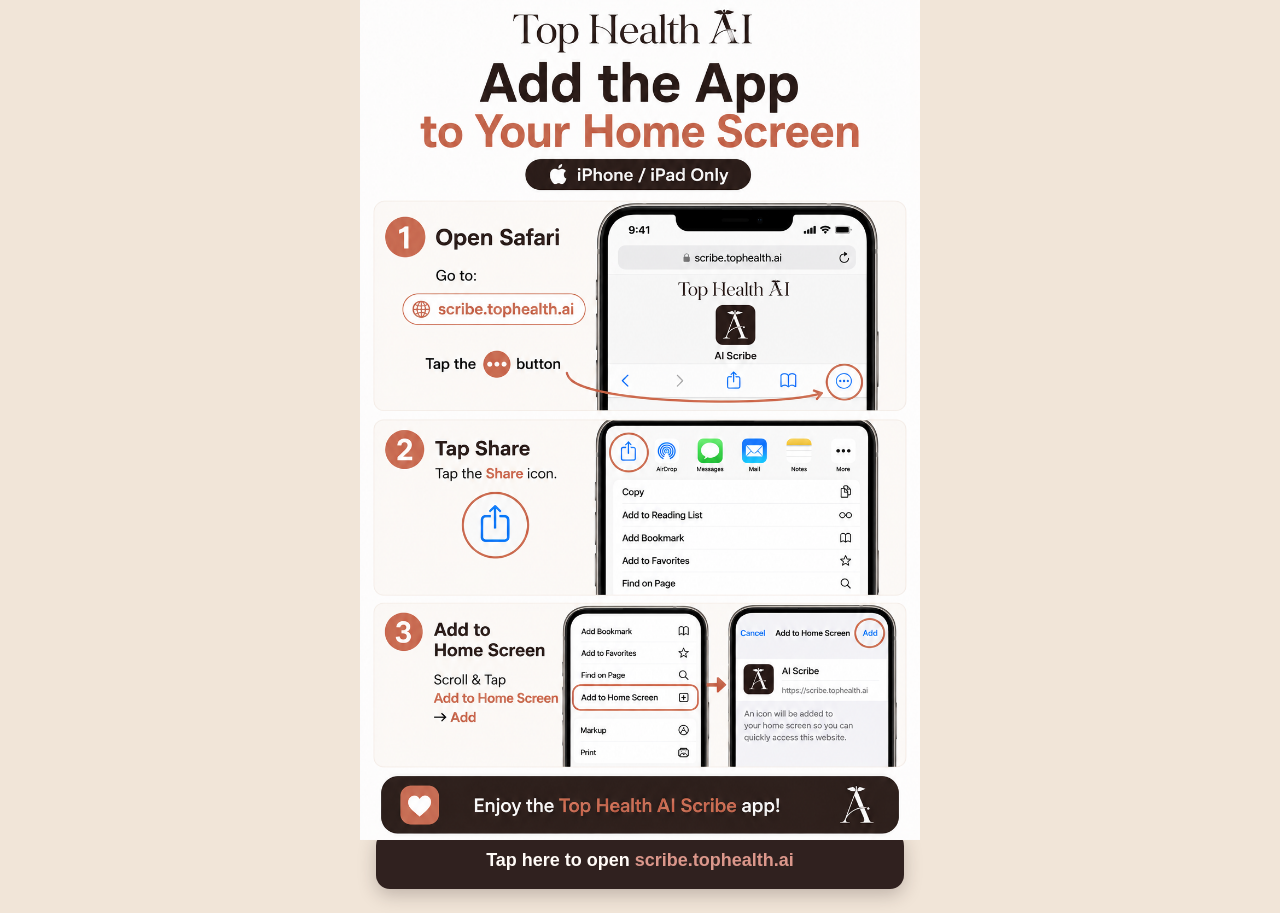
<file: add-app.html>
<!DOCTYPE html>
<html lang="en">
<head>
<meta charset="UTF-8">
<meta name="viewport" content="width=device-width, initial-scale=1.0">
<title>Top Health AI — Add the App</title>
<style>
  * { box-sizing: border-box; }
  body {
    margin: 0;
    padding: 0;
    background: #F1E5D8;
    display: flex;
    justify-content: center;
    font-family: -apple-system, BlinkMacSystemFont, "Segoe UI", Roboto, sans-serif;
  }
  .wrap {
    max-width: 560px;
    width: 100%;
  }
  a.imglink {
    display: block;
    line-height: 0;
  }
  a.imglink img {
    width: 100%;
    height: auto;
    display: block;
  }
  .cta {
    display: block;
    margin: -8px 16px 24px 16px;
    padding: 18px 24px;
    background: #30211F;
    color: #FFFBF7;
    text-align: center;
    text-decoration: none;
    font-size: 18px;
    font-weight: 700;
    border-radius: 14px;
    box-shadow: 0 6px 18px rgba(48,33,31,0.25);
  }
  .cta span { color: #DB978B; }
</style>
</head>
<body>
  <div class="wrap">
    <a class="imglink" href="https://scribe.tophealth.ai" target="_top">
      <img src="scribe-instructions.png" alt="Top Health AI — Add the App to Your Home Screen">
    </a>
    <a class="cta" href="https://scribe.tophealth.ai" target="_top">
      Tap here to open <span>scribe.tophealth.ai</span>
    </a>
  </div>
</body>
</html>
</file>
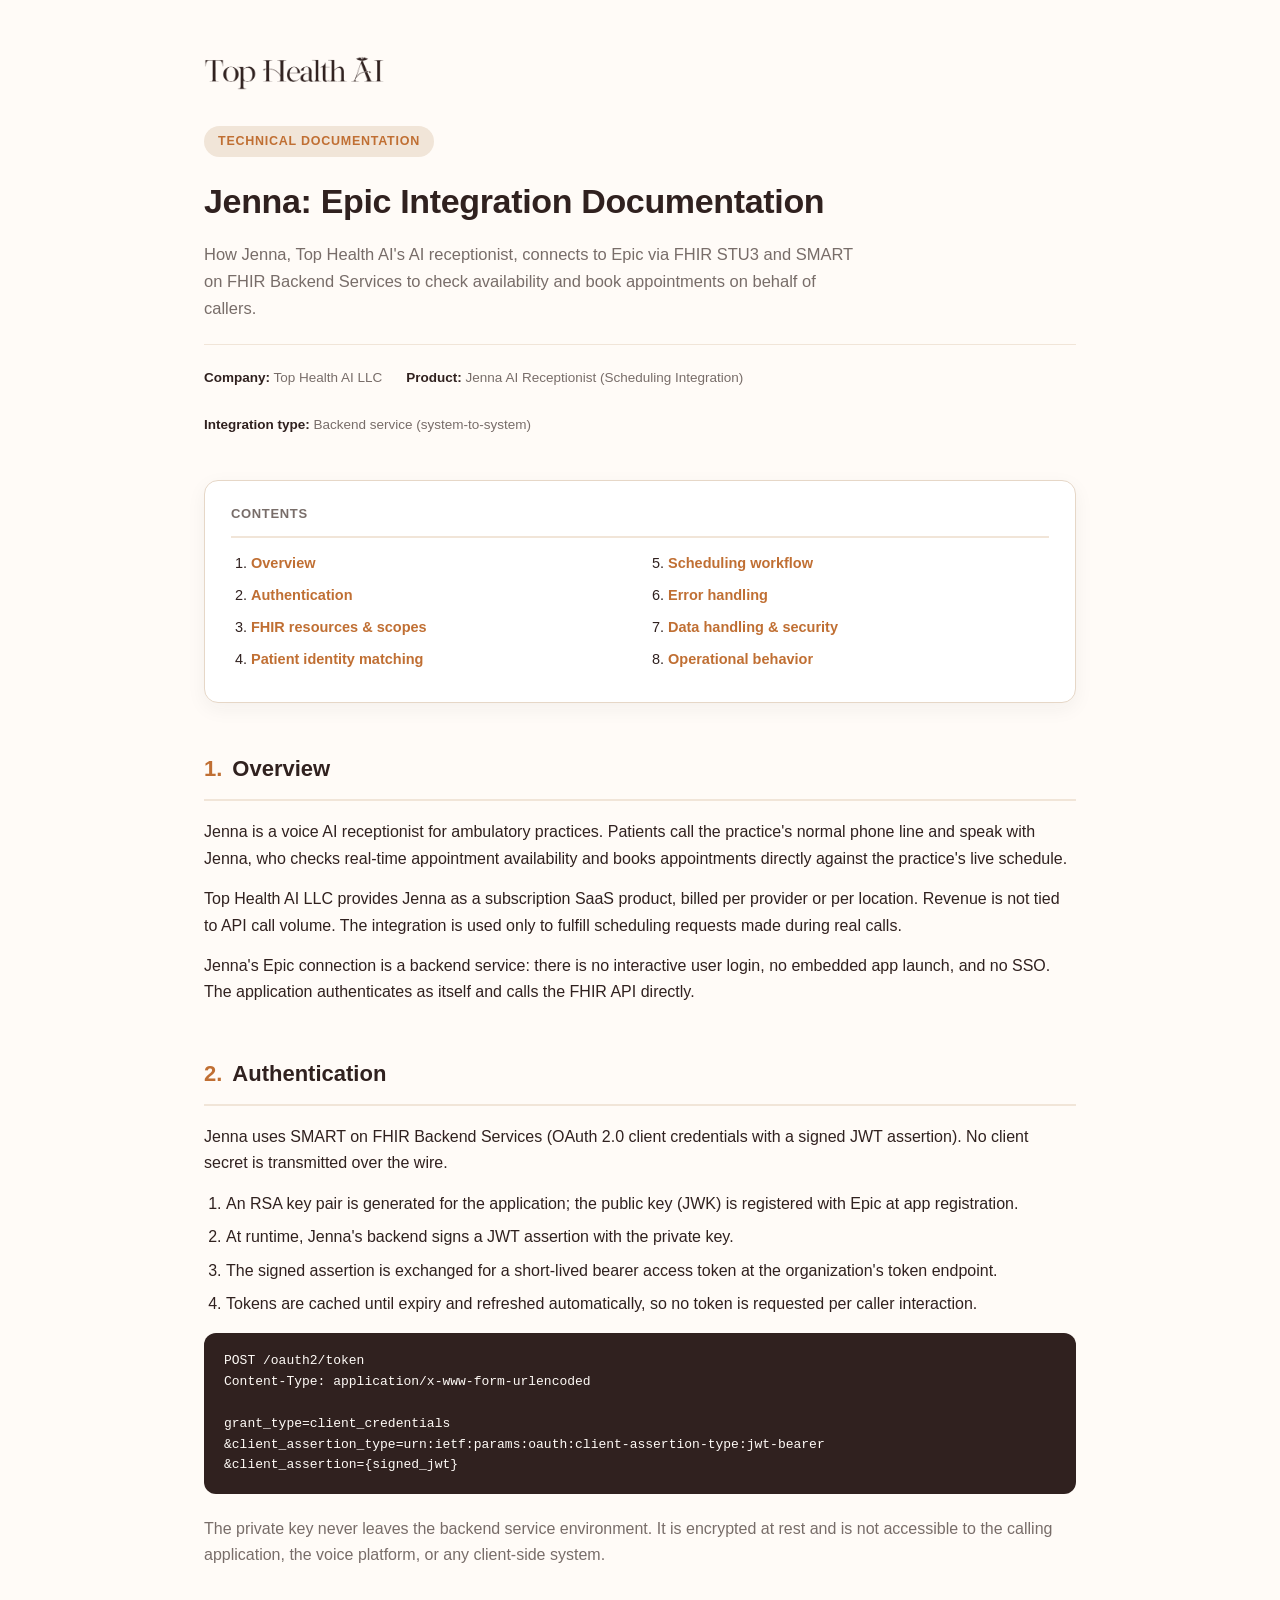
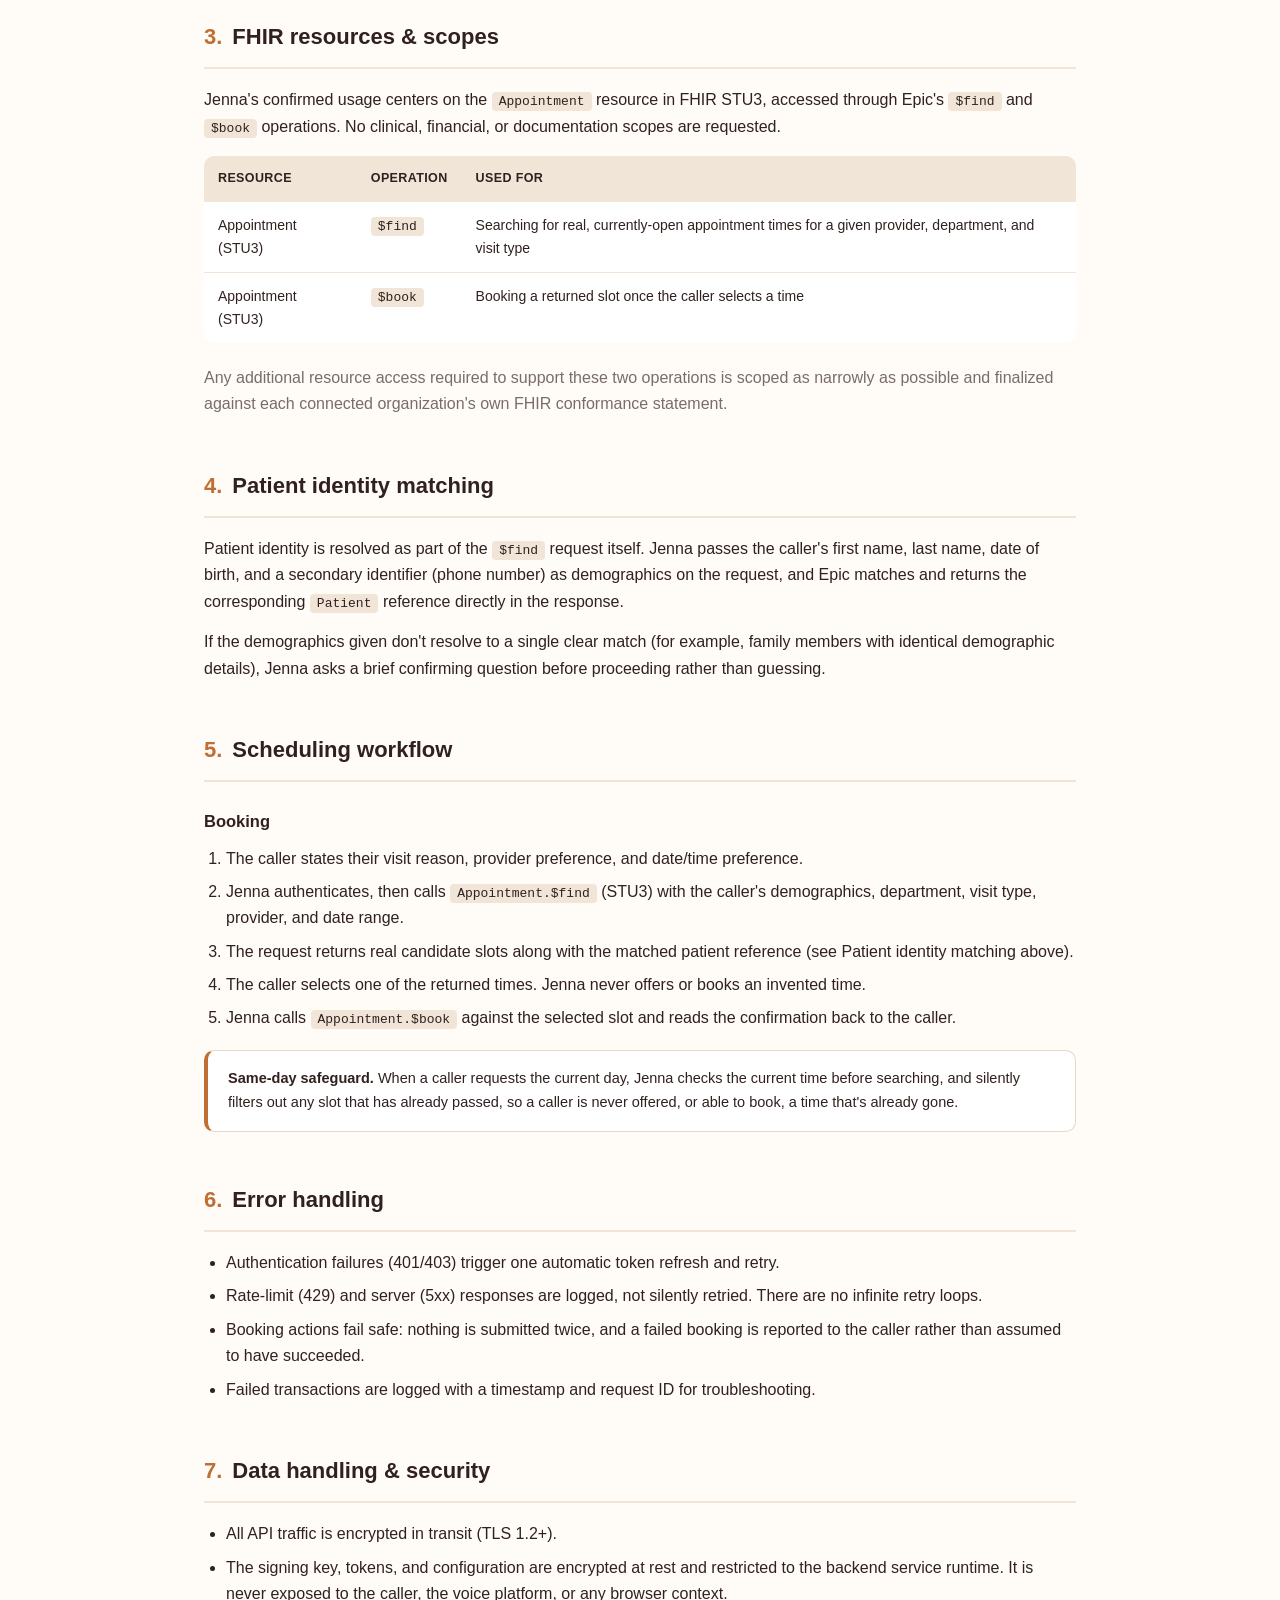
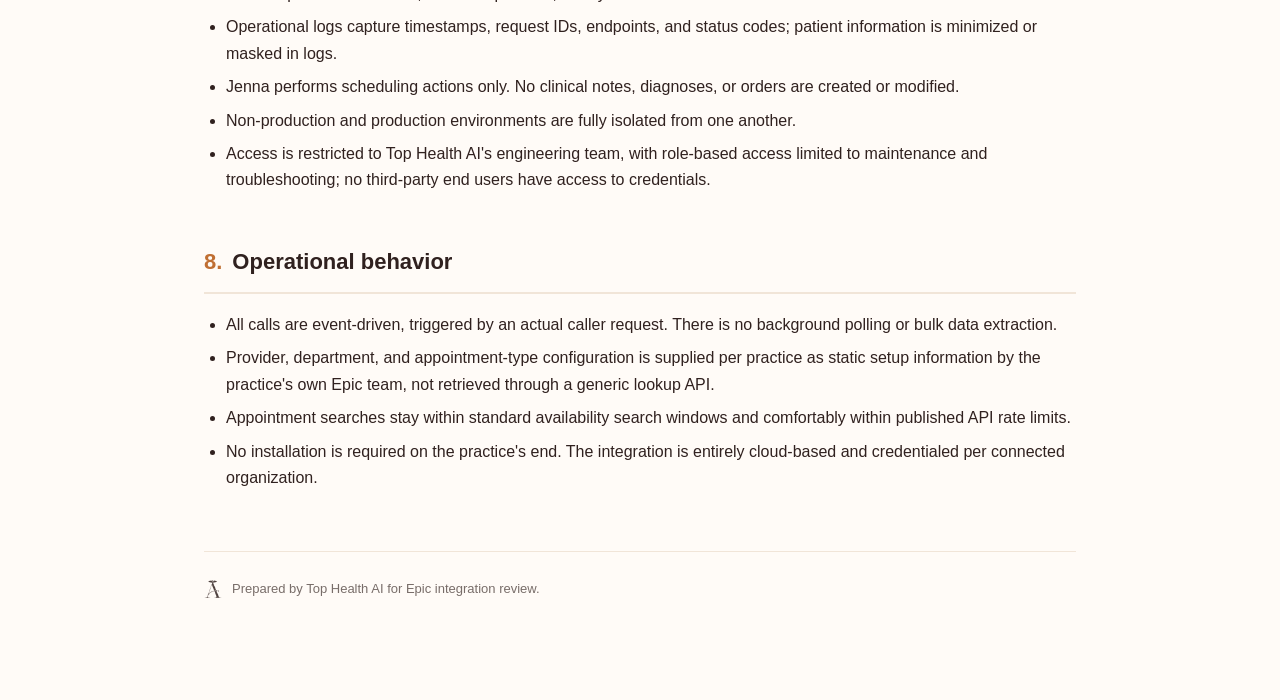
<file: jenna-documentation.html>
<!DOCTYPE html>
<html lang="en">
<head>
<meta charset="UTF-8">
<meta name="viewport" content="width=device-width, initial-scale=1.0">
<title>Jenna: Epic Integration Documentation</title>
<style>
  :root{
    --primary:#30211f;
    --secondary:#c06f33;
    --cream:#fffbf7;
    --card-border:#e6d7c7;
    --panel-border:#f1e5d8;
    --muted:#786d69;
    --white:#ffffff;
  }
  *{box-sizing:border-box;}
  body{
    margin:0;
    font-family:-apple-system,BlinkMacSystemFont,"Segoe UI",Helvetica,Arial,sans-serif;
    background:var(--cream);
    color:var(--primary);
    line-height:1.65;
  }
  .wrap{max-width:920px;margin:0 auto;padding:56px 24px 100px;}
  header.page-head{margin-bottom:44px;}
  .eyebrow{
    display:inline-block;
    font-size:12.5px;
    font-weight:700;
    letter-spacing:.06em;
    text-transform:uppercase;
    color:var(--secondary);
    background:var(--panel-border);
    padding:5px 14px;
    border-radius:20px;
    margin-bottom:16px;
  }
  h1{font-size:34px;margin:0 0 12px;color:var(--primary);letter-spacing:-.01em;}
  .subtitle{color:var(--muted);font-size:16.5px;margin:0;max-width:660px;}
  .meta-row{
    display:flex;gap:24px;flex-wrap:wrap;
    margin-top:22px;padding-top:22px;border-top:1px solid var(--panel-border);
    font-size:13.5px;color:var(--muted);
  }
  .meta-row strong{color:var(--primary);}

  nav.toc{
    background:var(--white);border:1px solid var(--card-border);border-radius:14px;
    padding:22px 26px;margin-bottom:48px;
    box-shadow:0 6px 20px rgba(48,33,31,0.05);
  }
  nav.toc h2{font-size:13px;text-transform:uppercase;letter-spacing:.05em;color:var(--muted);margin:0 0 14px;}
  nav.toc ol{margin:0;padding-left:20px;columns:2;column-gap:36px;}
  nav.toc li{margin-bottom:8px;font-size:14.5px;}
  nav.toc a{color:var(--secondary);text-decoration:none;font-weight:600;}
  nav.toc a:hover{text-decoration:underline;}

  section{margin-bottom:50px;scroll-margin-top:20px;}
  h2{
    font-size:22px;color:var(--primary);
    margin:0 0 18px;
    padding-bottom:12px;
    border-bottom:2px solid var(--panel-border);
  }
  h2 .num{color:var(--secondary);margin-right:10px;}
  h3{font-size:16.5px;color:var(--primary);margin:26px 0 10px;}
  p{margin:0 0 14px;}
  ul,ol{margin:0 0 14px;padding-left:22px;}
  li{margin-bottom:7px;}
  .muted{color:var(--muted);}

  table{width:100%;border-collapse:collapse;margin:16px 0 22px;font-size:14px;background:var(--white);border-radius:10px;overflow:hidden;}
  th,td{text-align:left;padding:12px 14px;border-bottom:1px solid var(--panel-border);vertical-align:top;}
  th{background:var(--panel-border);color:var(--primary);font-size:12.5px;text-transform:uppercase;letter-spacing:.03em;}
  tr:last-child td{border-bottom:none;}
  code{
    background:var(--panel-border);color:var(--primary);
    padding:2px 7px;border-radius:4px;font-size:13px;
    font-family:"SF Mono",Menlo,Consolas,monospace;
  }
  pre{
    background:var(--primary);color:var(--cream);
    padding:18px 20px;border-radius:12px;overflow-x:auto;
    font-size:13px;line-height:1.6;margin:16px 0 22px;
    font-family:"SF Mono",Menlo,Consolas,monospace;
  }
  pre code{background:none;color:inherit;padding:0;}

  .callout{
    background:var(--white);border:1px solid var(--card-border);border-left:4px solid var(--secondary);
    border-radius:10px;padding:16px 20px;margin:18px 0;font-size:14.5px;
  }
  .callout strong{color:var(--primary);}

  .card-grid{display:grid;grid-template-columns:1fr 1fr;gap:18px;margin:18px 0 22px;}
  .card{background:var(--white);border:1px solid var(--card-border);border-radius:12px;padding:20px 22px;box-shadow:0 4px 14px rgba(48,33,31,0.04);}
  .card h4{margin:0 0 8px;font-size:14.5px;color:var(--primary);}
  .card p{margin:0;font-size:13.5px;color:var(--muted);}

  footer{
    border-top:1px solid var(--panel-border);margin-top:60px;padding-top:26px;
    font-size:13px;color:var(--muted);
  }
  a{color:var(--secondary);}
  @media (max-width:640px){
    nav.toc ol{columns:1;}
    .card-grid{grid-template-columns:1fr;}
  }

  .letterhead{
    display:flex;align-items:center;gap:14px;
    margin-bottom:36px;
  }
  .letterhead img.wordmark{height:34px;width:auto;display:block;}
  footer{display:flex;align-items:center;gap:10px;}
  footer img.submark{height:18px;width:18px;flex:none;opacity:.85;}
</style>
</head>
<body>
<div class="wrap">

  <div class="letterhead">
    <img class="wordmark" src="[data-uri]" alt="Top Health AI">
  </div>

  <header class="page-head">
    <span class="eyebrow">Technical Documentation</span>
    <h1>Jenna: Epic Integration Documentation</h1>
    <p class="subtitle">How Jenna, Top Health AI's AI receptionist, connects to Epic via FHIR STU3 and SMART on FHIR Backend Services to check availability and book appointments on behalf of callers.</p>
    <div class="meta-row">
      <span><strong>Company:</strong> Top Health AI LLC</span>
      <span><strong>Product:</strong> Jenna AI Receptionist (Scheduling Integration)</span>
      <span><strong>Integration type:</strong> Backend service (system-to-system)</span>
    </div>
  </header>

  <nav class="toc">
    <h2>Contents</h2>
    <ol>
      <li><a href="#overview">Overview</a></li>
      <li><a href="#auth">Authentication</a></li>
      <li><a href="#scopes">FHIR resources &amp; scopes</a></li>
      <li><a href="#matching">Patient identity matching</a></li>
      <li><a href="#workflow">Scheduling workflow</a></li>
      <li><a href="#errors">Error handling</a></li>
      <li><a href="#security">Data handling &amp; security</a></li>
      <li><a href="#operations">Operational behavior</a></li>
    </ol>
  </nav>

  <section id="overview">
    <h2><span class="num">1.</span>Overview</h2>
    <p>Jenna is a voice AI receptionist for ambulatory practices. Patients call the practice's normal phone line and speak with Jenna, who checks real-time appointment availability and books appointments directly against the practice's live schedule.</p>
    <p>Top Health AI LLC provides Jenna as a subscription SaaS product, billed per provider or per location. Revenue is not tied to API call volume. The integration is used only to fulfill scheduling requests made during real calls.</p>
    <p>Jenna's Epic connection is a backend service: there is no interactive user login, no embedded app launch, and no SSO. The application authenticates as itself and calls the FHIR API directly.</p>
  </section>

  <section id="auth">
    <h2><span class="num">2.</span>Authentication</h2>
    <p>Jenna uses SMART on FHIR Backend Services (OAuth 2.0 client credentials with a signed JWT assertion). No client secret is transmitted over the wire.</p>
    <ol>
      <li>An RSA key pair is generated for the application; the public key (JWK) is registered with Epic at app registration.</li>
      <li>At runtime, Jenna's backend signs a JWT assertion with the private key.</li>
      <li>The signed assertion is exchanged for a short-lived bearer access token at the organization's token endpoint.</li>
      <li>Tokens are cached until expiry and refreshed automatically, so no token is requested per caller interaction.</li>
    </ol>
    <pre><code>POST /oauth2/token
Content-Type: application/x-www-form-urlencoded

grant_type=client_credentials
&client_assertion_type=urn:ietf:params:oauth:client-assertion-type:jwt-bearer
&client_assertion={signed_jwt}</code></pre>
    <p class="muted">The private key never leaves the backend service environment. It is encrypted at rest and is not accessible to the calling application, the voice platform, or any client-side system.</p>
  </section>

  <section id="scopes">
    <h2><span class="num">3.</span>FHIR resources &amp; scopes</h2>
    <p>Jenna's confirmed usage centers on the <code>Appointment</code> resource in FHIR STU3, accessed through Epic's <code>$find</code> and <code>$book</code> operations. No clinical, financial, or documentation scopes are requested.</p>
    <table>
      <tr><th>Resource</th><th>Operation</th><th>Used for</th></tr>
      <tr><td>Appointment (STU3)</td><td><code>$find</code></td><td>Searching for real, currently-open appointment times for a given provider, department, and visit type</td></tr>
      <tr><td>Appointment (STU3)</td><td><code>$book</code></td><td>Booking a returned slot once the caller selects a time</td></tr>
    </table>
    <p class="muted">Any additional resource access required to support these two operations is scoped as narrowly as possible and finalized against each connected organization's own FHIR conformance statement.</p>
  </section>

  <section id="matching">
    <h2><span class="num">4.</span>Patient identity matching</h2>
    <p>Patient identity is resolved as part of the <code>$find</code> request itself. Jenna passes the caller's first name, last name, date of birth, and a secondary identifier (phone number) as demographics on the request, and Epic matches and returns the corresponding <code>Patient</code> reference directly in the response.</p>
    <p>If the demographics given don't resolve to a single clear match (for example, family members with identical demographic details), Jenna asks a brief confirming question before proceeding rather than guessing.</p>
  </section>

  <section id="workflow">
    <h2><span class="num">5.</span>Scheduling workflow</h2>
    <h3>Booking</h3>
    <ol>
      <li>The caller states their visit reason, provider preference, and date/time preference.</li>
      <li>Jenna authenticates, then calls <code>Appointment.$find</code> (STU3) with the caller's demographics, department, visit type, provider, and date range.</li>
      <li>The request returns real candidate slots along with the matched patient reference (see Patient identity matching above).</li>
      <li>The caller selects one of the returned times. Jenna never offers or books an invented time.</li>
      <li>Jenna calls <code>Appointment.$book</code> against the selected slot and reads the confirmation back to the caller.</li>
    </ol>
    <div class="callout">
      <strong>Same-day safeguard.</strong> When a caller requests the current day, Jenna checks the current time before searching, and silently filters out any slot that has already passed, so a caller is never offered, or able to book, a time that's already gone.
    </div>
  </section>

  <section id="errors">
    <h2><span class="num">6.</span>Error handling</h2>
    <ul>
      <li>Authentication failures (401/403) trigger one automatic token refresh and retry.</li>
      <li>Rate-limit (429) and server (5xx) responses are logged, not silently retried. There are no infinite retry loops.</li>
      <li>Booking actions fail safe: nothing is submitted twice, and a failed booking is reported to the caller rather than assumed to have succeeded.</li>
      <li>Failed transactions are logged with a timestamp and request ID for troubleshooting.</li>
    </ul>
  </section>

  <section id="security">
    <h2><span class="num">7.</span>Data handling &amp; security</h2>
    <ul>
      <li>All API traffic is encrypted in transit (TLS 1.2+).</li>
      <li>The signing key, tokens, and configuration are encrypted at rest and restricted to the backend service runtime. It is never exposed to the caller, the voice platform, or any browser context.</li>
      <li>Operational logs capture timestamps, request IDs, endpoints, and status codes; patient information is minimized or masked in logs.</li>
      <li>Jenna performs scheduling actions only. No clinical notes, diagnoses, or orders are created or modified.</li>
      <li>Non-production and production environments are fully isolated from one another.</li>
      <li>Access is restricted to Top Health AI's engineering team, with role-based access limited to maintenance and troubleshooting; no third-party end users have access to credentials.</li>
    </ul>
  </section>

  <section id="operations">
    <h2><span class="num">8.</span>Operational behavior</h2>
    <ul>
      <li>All calls are event-driven, triggered by an actual caller request. There is no background polling or bulk data extraction.</li>
      <li>Provider, department, and appointment-type configuration is supplied per practice as static setup information by the practice's own Epic team, not retrieved through a generic lookup API.</li>
      <li>Appointment searches stay within standard availability search windows and comfortably within published API rate limits.</li>
      <li>No installation is required on the practice's end. The integration is entirely cloud-based and credentialed per connected organization.</li>
    </ul>
  </section>

  <footer>
    <img class="submark" src="[data-uri]" alt="Top Health AI mark">
    Prepared by Top Health AI for Epic integration review.
  </footer>

</div>
</body>
</html>
</file>
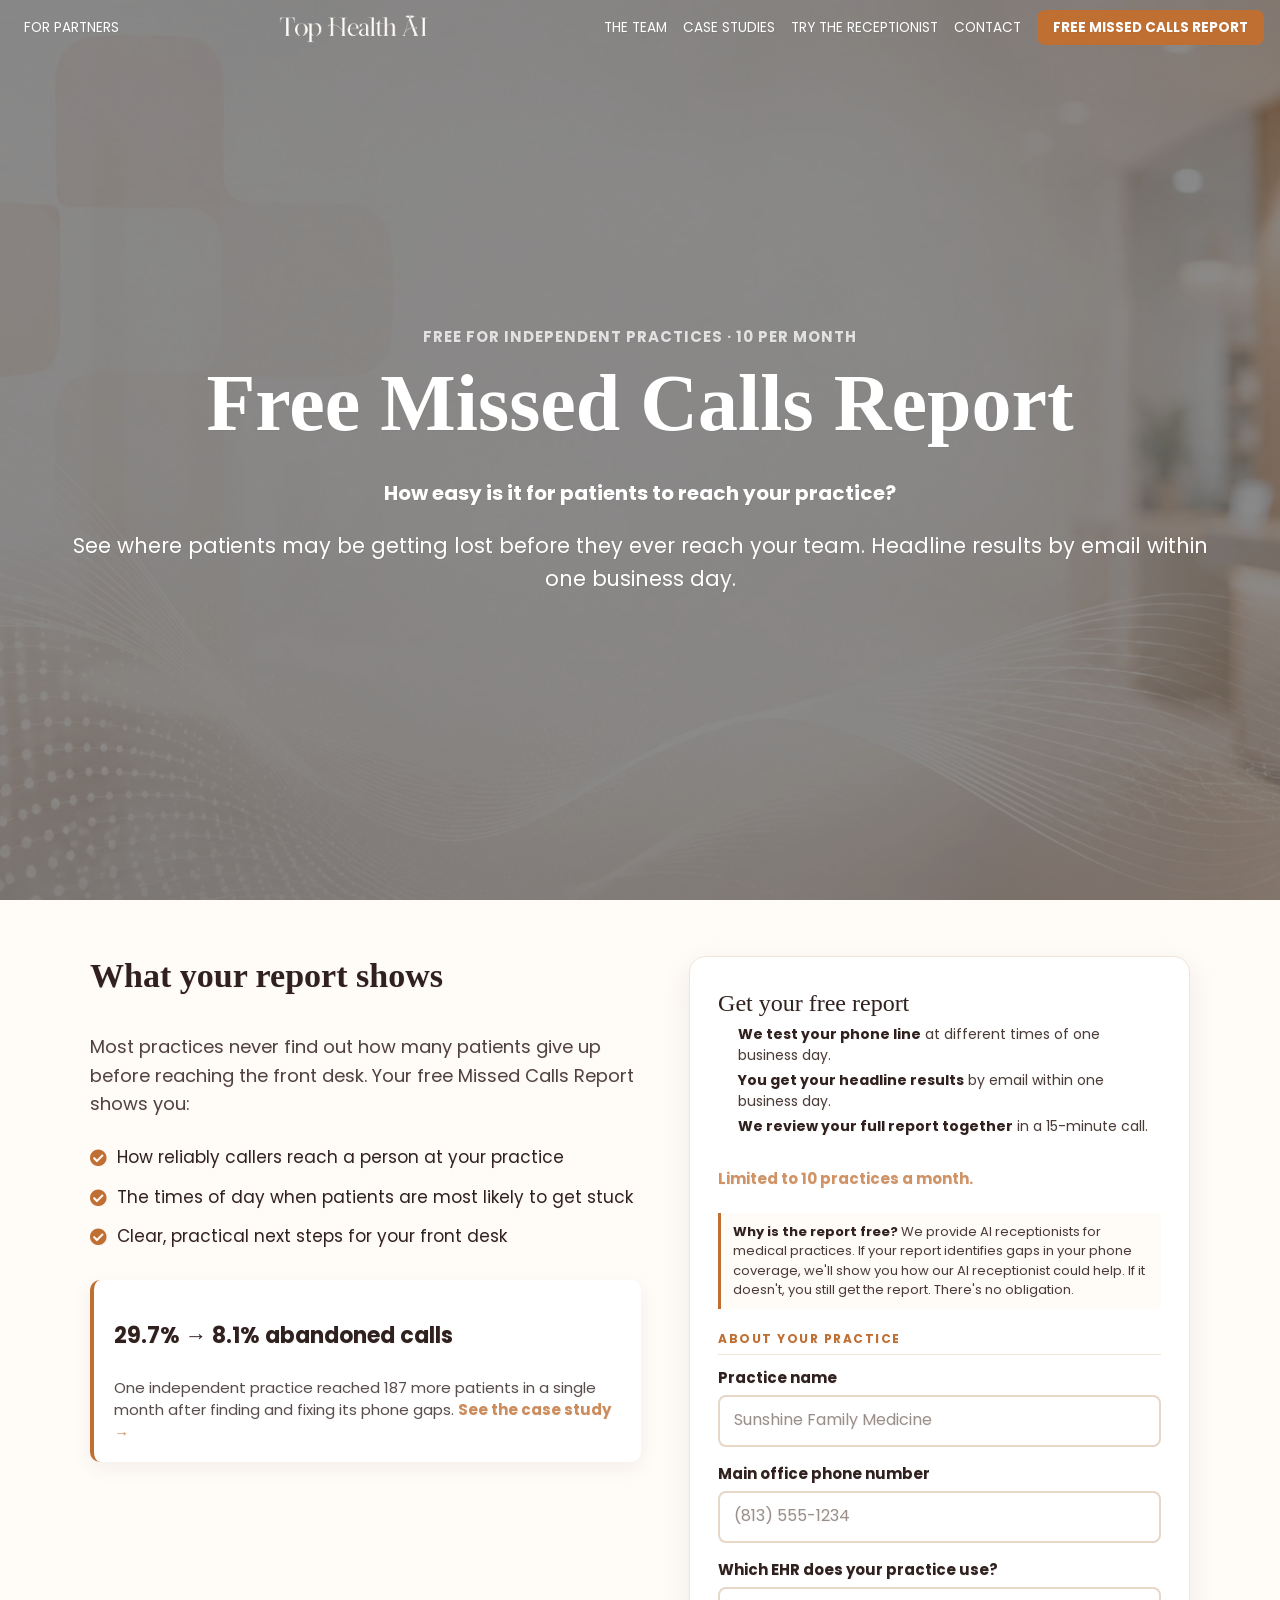
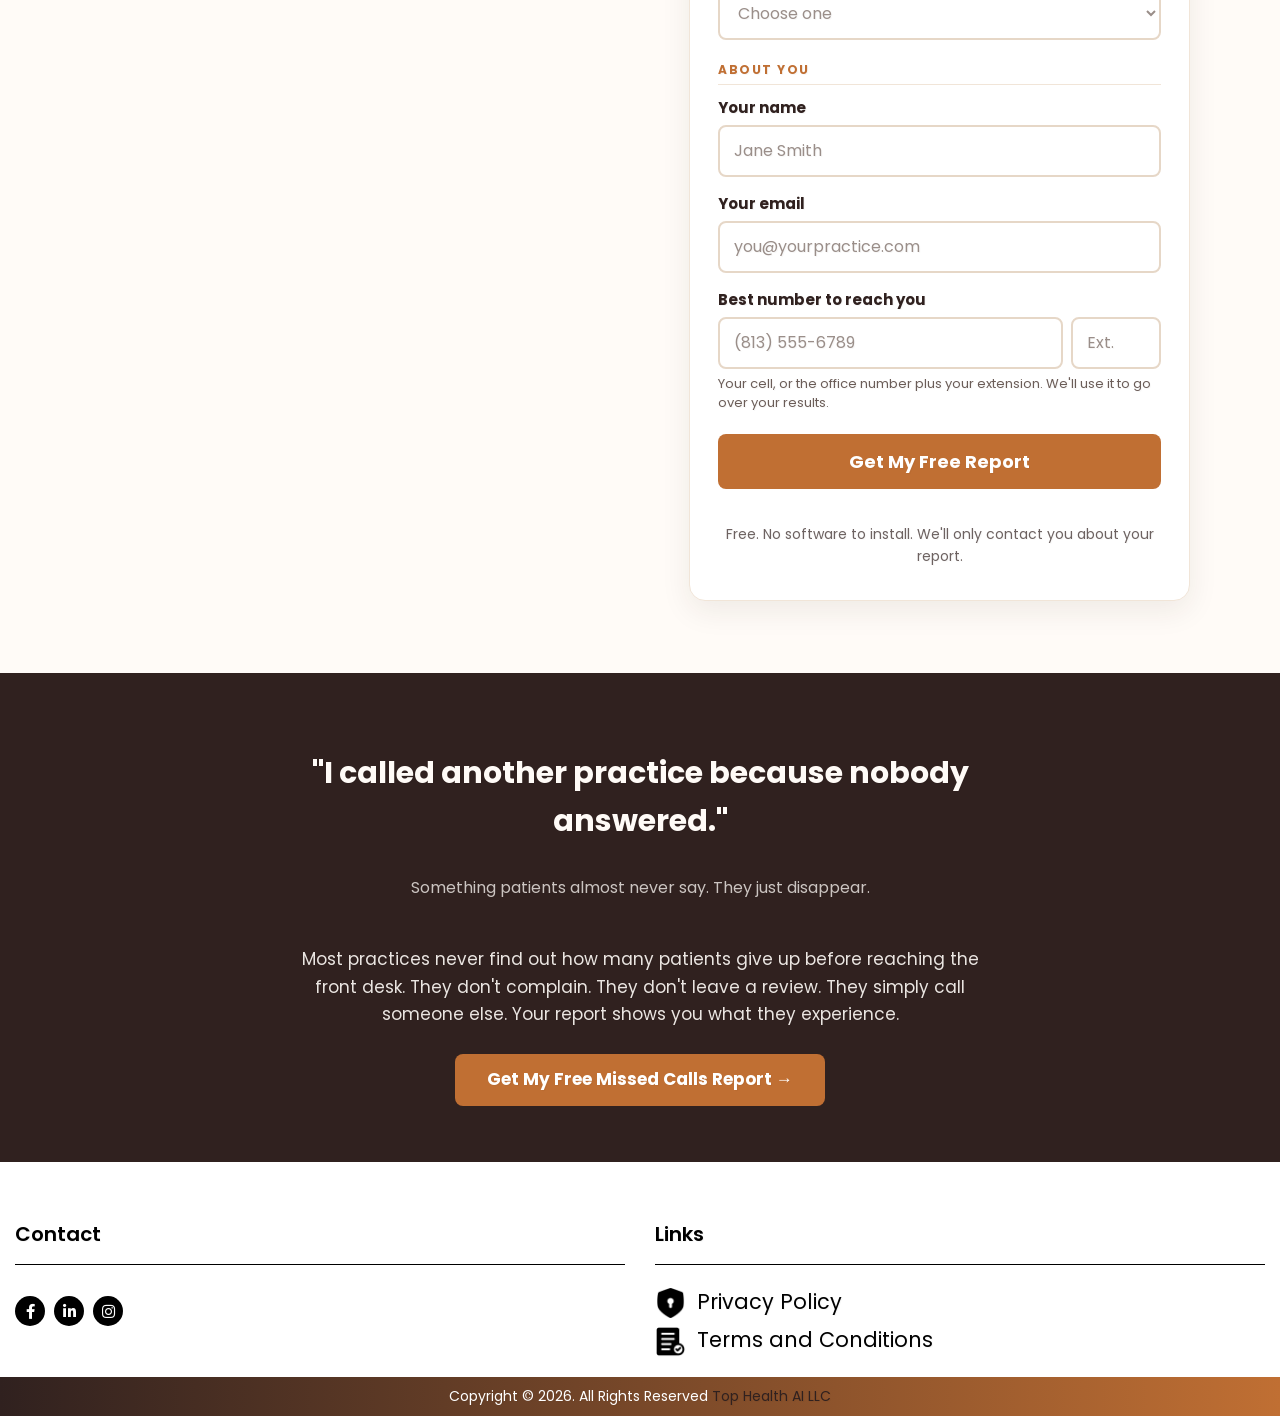
<file: missed-calls-report.html>
<!DOCTYPE html>
<html lang="en">
<head>
    <!-- Google tag (gtag.js) -->
    <script async src="https://www.googletagmanager.com/gtag/js?id=G-Y4C38YJPH9"></script>
    <script>
        window.dataLayer = window.dataLayer || [];
        function gtag() { dataLayer.push(arguments); }
        gtag('js', new Date());
        gtag('config', 'G-Y4C38YJPH9');
        gtag('config', 'G-HRN7TP32DP');
    </script>
    <!-- Meta Pixel Code -->
    <script>
        !function (f, b, e, v, n, t, s) {
            if (f.fbq) return; n = f.fbq = function () {
                n.callMethod ?
                    n.callMethod.apply(n, arguments) : n.queue.push(arguments)
            };
            if (!f._fbq) f._fbq = n; n.push = n; n.loaded = !0; n.version = '2.0';
            n.queue = []; t = b.createElement(e); t.async = !0;
            t.src = v; s = b.getElementsByTagName(e)[0];
            s.parentNode.insertBefore(t, s)
        }(window, document, 'script',
            'https://connect.facebook.net/en_US/fbevents.js');
        fbq('init', '1085533170669066');
        fbq('track', 'PageView');
    </script>
    <noscript><img height="1" width="1" style="display:none"
            src="https://www.facebook.com/tr?id=1085533170669066&ev=PageView&noscript=1" /></noscript>
    <!-- End Meta Pixel Code -->
    <meta charset="UTF-8">
    <meta name="viewport" content="width=device-width, initial-scale=1.0,  shrink-to-fit=no">

    <title>How Many Patient Calls Does Your Practice Miss? Free Report | Top Health AI</title>
    <meta name="description"
        content="Find out how many patient calls go unanswered at your practice, when they happen, and what they may be costing you. Free for independent practices, delivered within one business day." />
    <meta name="keywords"
        content="medical office missed calls, patients can't get through by phone, front desk overwhelmed with calls, medical practice call abandonment, unanswered patient calls" />
    <link rel="canonical" href="https://tophealth.ai/missed-calls-report" />
    <!-- Social sharing (LinkedIn, Facebook, iMessage previews) -->
    <meta property="og:type" content="website" />
    <meta property="og:site_name" content="Top Health AI" />
    <meta property="og:title" content="How Many Patient Calls Does Your Practice Miss? Free Report | Top Health AI" />
    <meta property="og:description" content="Find out how many patient calls go unanswered at your practice, when they happen, and what they may be costing you. Free for independent practices, delivered within one business day." />
    <meta property="og:url" content="https://tophealth.ai/missed-calls-report" />
    <meta property="og:image" content="https://tophealth.ai/Content/images/Banner.png" />
    <meta name="twitter:card" content="summary_large_image" />

    <!-- CSS Files -->
    <link rel="stylesheet" href="./Content/Themes/assets/css/bootstrap.min.css">
    <link rel="stylesheet" href="./Content/Themes/Coral/css/style.css">
    <link rel="stylesheet" href="./Content/Themes/assets/css/style-2.css">
    <link rel="stylesheet" href="./Content/Themes/assets/css/style.css">
    <link rel="stylesheet" href="./Content/css/select2.min.css">
    <link rel="stylesheet" href="./Content/css/chosen.css">
    <link href="./Content/css/bootstrap-chosen.css" rel="stylesheet" />
    <link href="./Content/topHealth/topHealths.css" rel="stylesheet" />
    <link href="https://cdnjs.cloudflare.com/ajax/libs/font-awesome/5.1.1/css/all.min.css" rel="stylesheet">
    <script>
        function changeColor() {
            document.documentElement.style.setProperty('--primary-color', '#30211f');
            document.documentElement.style.setProperty('--secondary-color', '#c06f33');
            document.documentElement.style.setProperty('--tertiary-color', '#fffbf7');
            document.documentElement.style.setProperty('--Quinary-color', '#fffbf7');
            document.documentElement.style.setProperty('--Quaternary-color', '#fffbf7');
        }
        changeColor();
    </script>
    <style>
        /* "Free Missed Calls Report" menu button */
        .top_header .navbar-nav .nav-link.pat-nav-btn {
            background: #c06f33;
            color: #ffffff !important;
            border-radius: 8px;
            padding: 8px 16px !important;
            margin-left: 8px;
            font-weight: 700;
            white-space: nowrap;
        }
        .top_header .navbar-nav .nav-link.pat-nav-btn:hover {
            background: #a55d29;
        }
        @media (max-width: 991px) {
            .top_header .navbar-nav .nav-link.pat-nav-btn {
                display: inline-block;
                margin: 8px 0;
            }
        }

        /* ---------- Missed Calls Report page ---------- */
        .mcr-hero *, .mcr-quote * { box-sizing: border-box; }
        .mcr-hero {
            background: #fffbf7;
            color: #30211f;
            padding: 56px 16px 72px;
        }
        .mcr-hero .mcr-inner {
            max-width: 1100px;
            margin: 0 auto;
            display: grid;
            grid-template-columns: 1.1fr 1fr;
            gap: 48px;
            align-items: start;
        }
        @media (max-width: 860px) {
            .mcr-hero .mcr-inner { grid-template-columns: 1fr; gap: 32px; }
        }
        .mcr-eyebrow {
            display: inline-block;
            font-size: 13px;
            font-weight: 700;
            letter-spacing: .08em;
            text-transform: uppercase;
            color: #c06f33;
            margin-bottom: 12px;
        }
        .mcr-hero .mcr-h2 {
            color: #30211f;
            font-size: clamp(26px, 3vw, 34px);
            line-height: 1.2;
            margin: 0 0 16px;
            font-weight: 700;
            text-align: left;
        }
        .mcr-sub {
            font-size: 18px;
            line-height: 1.6;
            margin: 0 0 26px;
            color: #30211f;
            opacity: .85;
        }
        .mcr-list { list-style: none; padding: 0; margin: 0 0 30px; }
        .mcr-list li {
            font-size: 17px;
            line-height: 1.5;
            margin-bottom: 14px;
            display: flex;
            align-items: flex-start;
            color: #30211f;
        }
        .mcr-list li i {
            color: #c06f33;
            margin: 4px 10px 0 0;
            flex: 0 0 auto;
        }
        .mcr-proof {
            background: #ffffff;
            border-left: 4px solid #c06f33;
            border-radius: 10px;
            padding: 18px 20px;
            box-shadow: 0 6px 20px rgba(48, 33, 31, 0.06);
        }
        .mcr-proof-stat { font-size: 22px; font-weight: 700; color: #30211f; margin: 0 0 4px; }
        .mcr-proof-text { font-size: 15px; color: #30211f; opacity: .8; margin: 0; line-height: 1.5; }

        .mcr-card {
            background: #ffffff;
            border: 1px solid #f1e5d8;
            border-radius: 16px;
            padding: 32px 28px;
            box-shadow: 0 10px 30px rgba(48, 33, 31, 0.08);
            color: #30211f;
        }
        .mcr-card h2 { font-size: 24px; margin: 0 0 6px; color: #30211f; text-align: left; }
        .mcr-card-sub { font-size: 15px; opacity: .75; margin: 0 0 22px; }
        .mcr-field { margin-bottom: 16px; }
        .mcr-field label {
            display: block;
            font-size: 15px;
            font-weight: 700;
            margin-bottom: 7px;
            color: #30211f;
        }
        .mcr-field input, .mcr-field select {
            display: block;
            width: 100%;
            font-size: 16px;
            padding: 12px 14px;
            min-height: 52px;
            border: 2px solid #e6d7c7;
            border-radius: 8px;
            background: #ffffff;
            color: #30211f;
            -webkit-text-fill-color: #30211f;
        }
        .mcr-field input::placeholder { color: #9a8e89; -webkit-text-fill-color: #9a8e89; opacity: 1; }
        .mcr-field select { appearance: auto; -webkit-appearance: menulist; }
        .mcr-field select:invalid { color: #9a8e89; -webkit-text-fill-color: #9a8e89; }
        .mcr-field select option { color: #30211f; }
        .mcr-field input:focus, .mcr-field select:focus {
            outline: none;
            border-color: #c06f33;
            box-shadow: 0 0 0 3px rgba(192, 111, 51, 0.15);
        }
        .mcr-err { display: none; color: #b3261e; font-size: 13px; margin-top: 6px; }
        .mcr-field.has-error input, .mcr-field.has-error select { border-color: #b3261e; }
        .mcr-phone-row { display: flex; gap: 8px; }
        .mcr-phone-row input:first-child { flex: 1 1 auto; }
        .mcr-field .mcr-phone-row input#mcr-ext { flex: 0 0 90px; width: 90px; }
        .mcr-why { font-size: 13px; line-height: 1.5; color: #4a3b37; background: #fffbf7; border-left: 3px solid #c06f33; padding: 9px 12px; margin: 0 0 6px; border-radius: 0 6px 6px 0; }
        .mcr-why b { color: #30211f; }
        .mcr-group { font-size: 12px; letter-spacing: 1.5px; text-transform: uppercase; font-weight: 700; color: #c06f33; margin: 22px 0 12px; padding-bottom: 6px; border-bottom: 1px solid #f1e5d8; }
        .mcr-steps { margin: 4px 0 10px; padding-left: 20px; font-size: 14px; line-height: 1.5; color: #4a3b37; }
        .mcr-steps li { margin-bottom: 4px; }
        .mcr-steps b { color: #30211f; }
        .mcr-hint { font-size: 13px; color: #6b5d58; margin-top: 6px; }
        .mcr-field.has-error .mcr-err { display: block; }
        .mcr-hp { position: absolute !important; left: -9999px !important; top: -9999px !important; height: 0; overflow: hidden; }
        .mcr-btn {
            width: 100%;
            font-size: 18px;
            font-weight: 700;
            color: #ffffff;
            background: #c06f33;
            border: 0;
            border-radius: 8px;
            padding: 15px 18px;
            cursor: pointer;
            margin-top: 6px;
        }
        .mcr-btn:hover { background: #a55d29; }
        .mcr-btn[disabled] { opacity: .7; cursor: wait; }
        .mcr-fine { font-size: 14px; opacity: .7; text-align: center; margin: 14px 0 0; }
        .mcr-thanks { display: none; text-align: center; padding: 24px 4px; }
        .mcr-thanks h2 { text-align: center; margin-bottom: 10px; }
        .mcr-thanks p { font-size: 17px; line-height: 1.55; margin: 0; }
        .mcr-check {
            width: 60px; height: 60px; border-radius: 50%;
            background: #fbeee3; color: #c06f33;
            display: flex; align-items: center; justify-content: center;
            margin: 0 auto 16px; font-size: 26px;
        }

        .mcr-quote {
            background: #30211f;
            color: #fffbf7;
            padding: 56px 16px;
            text-align: center;
        }
        .mcr-quote .mcr-q {
            font-size: clamp(22px, 3vw, 30px);
            font-weight: 700;
            max-width: 760px;
            margin: 0 auto 10px;
            color: #fffbf7;
        }
        .mcr-quote .mcr-q-note { font-size: 16px; opacity: .75; margin: 0 auto 26px; color: #fffbf7; }
        .mcr-quote p.mcr-q-body {
            font-size: 17px; line-height: 1.6; max-width: 680px; margin: 0 auto; color: #fffbf7; opacity: .9;
        }
        .mcr-quote a.mcr-btn-inline {
            display: inline-block;
            margin-top: 26px;
            background: #c06f33;
            color: #ffffff;
            border-radius: 8px;
            padding: 14px 32px;
            font-size: 17px;
            font-weight: 700;
            text-decoration: none;
        }
        .mcr-quote a.mcr-btn-inline:hover { background: #a55d29; color: #ffffff; }
    </style>
</head>
<body class="saas-classic">
    <nav class="navbar navbar-expand-lg navbar-dark bg-dark top_header">
        <a class="navbar-brand d-lg-none" href="/"><img src="./Content/topHealth/images/Wordmark.png"
                alt="Top Health AI logo" /> </a>
        <button class="navbar-toggler" type="button" data-toggle="collapse" data-target="#navbarNav"
            aria-controls="navbarNav" aria-expanded="false" aria-label="Toggle navigation">
            <span class="navbar-toggler-icon"></span>
        </button>
        <div class="collapse navbar-collapse justify-content-between" id="navbarNav">
            <ul class="navbar-nav">
                <li class="nav-item">
                    <a class="nav-link" href="./for-partners">
                        For Partners
                    </a>
                </li>
            </ul>
            <a class="navbar-brand d-none d-lg-block" href="/"><img src="./Content/topHealth/images/Wordmark.png"
                    alt="Top Health AI logo" /> </a>
            <ul class="navbar-nav">
                <li class="nav-item">
                    <a class="nav-link" href="./The-Team">
                        The Team
                    </a>
                </li>
                <li class="nav-item">
                    <a class="nav-link" href="./case-studies">
                        Case Studies
                    </a>
                </li>
                <li class="nav-item">
                    <a class="nav-link" href="./how-it-works">
                        TRY THE RECEPTIONIST
                    </a>
                </li>
                <li class="nav-item">
                    <a class="nav-link" href="./contact-us">
                        Contact
                    </a>
                </li>
                <li class="nav-item">
                    <a class="nav-link pat-nav-btn" href="./missed-calls-report">
                        Free Missed Calls Report
                    </a>
                </li>
            </ul>
        </div>
    </nav>

    <main class="">

        <!-- Hero: same banner style as the other pages, so the menu sits on it correctly -->
        <section class="section_telemedicine_platform telehealth">
            <div class="container">
                <div class="section_trusted_paragraph">
                    <p style="font-size:15px; font-weight:700; text-transform:uppercase; letter-spacing:1px; opacity:0.75; margin-bottom:6px;">Free for Independent Practices &middot; 10 per Month</p>
                    <h1>Free Missed Calls Report</h1>
                    <p style="font-size:20px; font-weight:700; margin-top:6px;">How easy is it for patients to reach your practice?</p>
                    <p>See where patients may be getting lost before they ever reach your team. Headline results by email within one business day.</p>
                </div>
            </div>
        </section>

        <!-- Form section -->
        <section class="mcr-hero" id="report-form">
            <div class="mcr-inner">
                <div>
                    <h2 class="mcr-h2">What your report shows</h2>
                    <p class="mcr-sub">
                        Most practices never find out how many patients give up before reaching the front desk.
                        Your free Missed Calls Report shows you:
                    </p>
                    <ul class="mcr-list">
                        <li><i class="fas fa-check-circle"></i><span>How reliably callers reach a person at your practice</span></li>
                        <li><i class="fas fa-check-circle"></i><span>The times of day when patients are most likely to get stuck</span></li>
                        <li><i class="fas fa-check-circle"></i><span>Clear, practical next steps for your front desk</span></li>
                    </ul>
                    <div class="mcr-proof">
                        <p class="mcr-proof-stat">29.7% &#8594; 8.1% abandoned calls</p>
                        <p class="mcr-proof-text">
                            One independent practice reached 187 more patients in a single month after finding
                            and fixing its phone gaps. <a href="./case-studies" style="color:#c06f33; font-weight:700;">See the case study &#8594;</a>
                        </p>
                    </div>
                </div>

                <div class="mcr-card">
                    <form id="mcr-form" novalidate>
                        <h2>Get your free report</h2>
                        <ol class="mcr-steps">
                            <li><b>We test your phone line</b> at different times of one business day.</li>
                            <li><b>You get your headline results</b> by email within one business day.</li>
                            <li><b>We review your full report together</b> in a 15-minute call.</li>
                        </ol>
                        <p class="mcr-card-sub"><strong style="color:#c06f33;">Limited to 10 practices a month.</strong></p>
                        <p class="mcr-why"><b>Why is the report free?</b> We provide AI receptionists for medical practices. If your report identifies gaps in your phone coverage, we'll show you how our AI receptionist could help. If it doesn't, you still get the report. There's no obligation.</p>

                        <div class="mcr-group">About your practice</div>

                        <div class="mcr-field" data-field="practiceName">
                            <label for="mcr-practice">Practice name</label>
                            <input id="mcr-practice" name="practiceName" type="text" autocomplete="organization"
                                placeholder="Sunshine Family Medicine" required>
                            <div class="mcr-err">Please enter your practice name.</div>
                        </div>

                        <div class="mcr-field" data-field="phone">
                            <label for="mcr-phone">Main office phone number</label>
                            <input id="mcr-phone" name="phone" type="tel" autocomplete="tel"
                                placeholder="(813) 555-1234" required>
                            <div class="mcr-err">Please enter a valid US phone number.</div>
                        </div>

                        <div class="mcr-field" data-field="ehr">
                            <label for="mcr-ehr">Which EHR does your practice use?</label>
                            <select id="mcr-ehr" name="ehr" required>
                                <option value="" disabled selected>Choose one</option>
                                <option>athenahealth</option>
                                <option>eClinicalWorks</option>
                                <option>ModMed</option>
                                <option>Epic</option>
                                <option>NextGen</option>
                                <option>Other</option>
                                <option>Not sure</option>
                            </select>
                            <div class="mcr-err">Please choose your EHR (or "Not sure").</div>
                        </div>

                        <div class="mcr-field" data-field="ehrOther" id="mcr-ehr-other-wrap" style="display:none;">
                            <label for="mcr-ehr-other">Which EHR?</label>
                            <input id="mcr-ehr-other" name="ehrOther" type="text" placeholder="e.g. Practice Fusion">
                            <div class="mcr-err">Please tell us which EHR you use.</div>
                        </div>

                        <div class="mcr-group">About you</div>

                        <div class="mcr-field" data-field="contactName">
                            <label for="mcr-name">Your name</label>
                            <input id="mcr-name" name="contactName" type="text" autocomplete="name"
                                placeholder="Jane Smith" required>
                            <div class="mcr-err">Please enter your name.</div>
                        </div>

                        <div class="mcr-field" data-field="email">
                            <label for="mcr-email">Your email</label>
                            <input id="mcr-email" name="email" type="email" autocomplete="email"
                                placeholder="you@yourpractice.com" required>
                            <div class="mcr-err">Please enter a valid email address.</div>
                        </div>

                        <div class="mcr-field" data-field="cellPhone">
                            <label for="mcr-cell">Best number to reach you</label>
                            <div class="mcr-phone-row">
                                <input id="mcr-cell" name="cellPhone" type="tel" autocomplete="tel"
                                    placeholder="(813) 555-6789" required>
                                <input id="mcr-ext" name="ext" type="text" inputmode="numeric" maxlength="6"
                                    placeholder="Ext." aria-label="Extension (optional)">
                            </div>
                            <div class="mcr-hint">Your cell, or the office number plus your extension. We'll use it to go over your results.</div>
                            <div class="mcr-err">Please enter a valid US phone number.</div>
                        </div>


                        <!-- Honeypot: real people never see or fill this -->
                        <div class="mcr-hp" aria-hidden="true">
                            <label for="mcr-website">Website</label>
                            <input id="mcr-website" name="website" type="text" tabindex="-1" autocomplete="off">
                        </div>

                        <button class="mcr-btn" type="submit">Get My Free Report</button>
                        <p class="mcr-fine">Free. No software to install. We'll only contact you about your report.</p>
                    </form>

                    <div class="mcr-thanks" id="mcr-thanks" role="status" aria-live="polite">
                        <div class="mcr-check"><i class="fas fa-check"></i></div>
                        <h2>Thank you!</h2>
                        <p>Your headline results will arrive by email within one business day. We'll reach out to set up a 15-minute call to walk you through the full results.</p>
                    </div>
                </div>
            </div>
        </section>

        <!-- Why it matters -->
        <section class="mcr-quote">
            <div class="container">
                <p class="mcr-q">"I called another practice because nobody answered."</p>
                <p class="mcr-q-note">Something patients almost never say. They just disappear.</p>
                <p class="mcr-q-body">
                    Most practices never find out how many patients give up before reaching the front desk.
                    They don't complain. They don't leave a review. They simply call someone else.
                    Your report shows you what they experience.
                </p>
                <a class="mcr-btn-inline" href="#report-form">Get My Free Missed Calls Report &#8594;</a>
            </div>
        </section>

    </main>

    <footer id="saas_two_footer" class="saas_two_footer_section relative-position">
        <div class="footer_content pera-content footerchange">
            <div class="container-fluid">
                <div class="row">
                    <div class="col-lg-6 col-sm-6 col-md-6">
                        <div class="s2_footer_widget clearfix ul-li-block saas2-headline">
                            <div class="s2_footer_menu">
                                <h3 class="s2_widget_title">
                                    <a href="./contact-us" style="color:inherit; text-decoration:none;"><span>Contact</span></a>
                                    <i></i>
                                </h3>
                                <div class="s2_footer_social mt-3">
                                    <a target="_blank" href="http://facebook.com/tophealthai">
                                        <i class="fb-bg fab fa-facebook-f "></i>
                                    </a>
                                    <a target="_blank" href="http://linkedin.com/company/tophealthai">
                                        <i class="bh-bg fab fa-linkedin-in"></i>
                                    </a>
                                    <a target="_blank" href="http://instagram.com/tophealthai/">
                                        <i class="tw-bg fab fa-instagram"></i>
                                    </a>
                                </div>
                            </div>
                        </div>
                    </div>
                    <div class="col-lg-6 col-sm-6 col-md-6">
                        <div class="s2_footer_widget clearfix ul-li-block saas2-headline remote_patients">
                            <div class="s2_footer_menu">
                                <h3 class="s2_widget_title">
                                    <span>Links</span>
                                    <i></i>
                                </h3>
                                <div class="footer_link">
                                    <p>
                                        <a href="https://tophealth.ai/privacy" target="_blank">
                                            <img style="margin-right:5px; width: 5%;"
                                                src="./Content/images/privacy-policy.png" /> Privacy Policy
                                        </a>
                                    </p>
                                    <p>
                                        <a href="https://tophealth.ai/terms-and-conditions" target="_blank">
                                            <img style="margin-right:5px; width: 5%;"
                                                src="./Content/images/terms-and-conditions.png" /> Terms and
                                            Conditions
                                        </a>
                                    </p>
                                </div>
                            </div>
                        </div>
                    </div>
                </div>
            </div>
        </div>
        <div class="s2-copyright text-center">
            Copyright &copy; <span id="date"></span>. All Rights Reserved <a target="_blank" href="">Top Health AI
                LLC</a>
        </div>
    </footer>

    <!-- JavaScript Files -->
    <script src="./Content/Themes/Coral/js/vendors/jquery/jquery-1.11.3.min.js"></script>
    <script src="./Content/Themes/assets/js/popper.min.js"></script>
    <script src="./Content/js/bootstrap.min.js"></script>
    <script src="./Content/Themes/assets/js/script.js"></script>
    <script src="./Content/js/scripts.js"></script>
    <script>
        // Set current year in footer (no jQuery needed)
        (function () {
            var el = document.getElementById('date');
            if (el) el.textContent = new Date().getFullYear();
        })();

        // Missed Calls Report form -> n8n intake webhook
        (function () {
            var WEBHOOK_URL = 'https://automation.tophealth.ai/webhook/pat-intake';

            var form = document.getElementById('mcr-form');
            var thanks = document.getElementById('mcr-thanks');

            function toE164(raw) {
                var d = (raw || '').replace(/\D/g, '');
                if (d.length === 11 && d.charAt(0) === '1') d = d.slice(1);
                if (d.length !== 10 || /^[01]/.test(d)) return null;
                return '+1' + d;
            }
            function setError(name, on) {
                var f = form.querySelector('[data-field="' + name + '"]');
                if (f) f.classList.toggle('has-error', on);
            }

            // show the "Which EHR?" box only when "Other" is chosen
            var ehrSel = document.getElementById('mcr-ehr');
            var ehrOtherWrap = document.getElementById('mcr-ehr-other-wrap');
            ehrSel.addEventListener('change', function () {
                var show = ehrSel.value === 'Other';
                ehrOtherWrap.style.display = show ? 'block' : 'none';
                if (show) document.getElementById('mcr-ehr-other').focus();
            });

            // clear a field's error as soon as the person fixes it
            ['input', 'change'].forEach(function (ev) {
                form.addEventListener(ev, function (e) {
                    var f = e.target.closest && e.target.closest('.mcr-field');
                    if (f) f.classList.remove('has-error');
                });
            });

            form.addEventListener('submit', function (e) {
                e.preventDefault();
                var practiceName = form.practiceName.value.trim();
                var phone = toE164(form.phone.value);
                var email = form.email.value.trim();
                var contactName = form.contactName.value.trim();
                var cellPhone = toE164(form.cellPhone.value);
                var ehr = form.ehr.value;
                var ehrOther = form.ehrOther.value.trim();
                var okEhrOther = ehr !== 'Other' || ehrOther.length > 1;
                if (ehr === 'Other' && okEhrOther) ehr = 'Other: ' + ehrOther;
                var ext = form.ext.value.replace(/\D/g, '');
                if (cellPhone && ext) cellPhone = cellPhone + ' ext. ' + ext;
                var okName = practiceName.length > 1;
                var okEmail = /^[^\s@]+@[^\s@]+\.[^\s@]+$/.test(email);
                var okContact = contactName.length > 1;

                setError('practiceName', !okName);
                setError('phone', !phone);
                setError('ehr', !ehr);
                setError('ehrOther', !okEhrOther);
                setError('contactName', !okContact);
                setError('email', !okEmail);
                setError('cellPhone', !cellPhone);
                if (!okName || !phone || !ehr || !okEhrOther || !okContact || !okEmail || !cellPhone) {
                    var first = form.querySelector('.has-error input, .has-error select');
                    if (first) first.focus();
                    return;
                }

                var btn = form.querySelector('.mcr-btn');
                btn.disabled = true;
                btn.textContent = 'Sending…';

                var payload = {
                    practiceName: practiceName,
                    phone: phone,
                    email: email,
                    contactName: contactName,
                    ehr: ehr,
                    cellPhone: cellPhone,
                    website: form.website.value,   // honeypot, should be empty
                    page: window.location.href,
                    submittedAt: new Date().toISOString()
                };

                function done() {
                    form.style.display = 'none';
                    thanks.style.display = 'block';
                    // Conversion tracking (skipped for test submissions so Meta and Google don't learn from them)
                    if (/^\s*PAT TEST/i.test(practiceName) || /@tophealth\.ai$/i.test(email)) return;
                    try { gtag('event', 'generate_lead', { form: 'missed_calls_report' }); } catch (err) {}
                    try { fbq('track', 'Lead', { content_name: 'Missed Calls Report' }); } catch (err) {}
                }

                fetch(WEBHOOK_URL, {
                    method: 'POST',
                    headers: { 'Content-Type': 'application/json' },
                    body: JSON.stringify(payload)
                }).then(done).catch(done); // always show the same thank-you
            });
        })();
    </script>
</body>
</html>
</file>
<file: Content/Themes/Coral/css/style.css>
.show {
    display: block;
}

figure {
    margin: 0;
}

img {
    vertical-align: middle;
}

.img-responsive,
.thumbnail>img,
.thumbnail a>img,
.carousel-inner>.item>img,
.carousel-inner>.item>a>img {
    display: block;
    max-width: 100%;
    height: auto;
}

.img-rounded {
    border-radius: 6px;
}

.img-thumbnail {
    padding: 4px;
    line-height: 1.42857143;
    background-color: #ffffff;
    border: 1px solid #dddddd;
    border-radius: 4px;
    transition: all 0.2s ease-in-out;
    display: inline-block;
    max-width: 100%;
    height: auto;
}

.img-circle {
    border-radius: 50%;
}

hr {
    margin-top: 1em;
    margin-bottom: 1em;
    border: 0;
    border-top: 1px solid #eeeeee;
}

.sr-only {
    position: absolute;
    width: 1px;
    height: 1px;
    margin: -1px;
    padding: 0;
    overflow: hidden;
    clip: rect(0, 0, 0, 0);
    border: 0;
}

.sr-only-focusable:active,
.sr-only-focusable:focus {
    position: static;
    width: auto;
    height: auto;
    margin: 0;
    overflow: visible;
    clip: auto;
}

[role="button"] {
    cursor: pointer;
}

@media (min-width: 768px) {
    .lead {
        font-size: 1.407em;
    }
}

small,
.small {
    font-size: 106%;
}

mark,
.mark {
    background-color: #fcf8e3;
    padding: .2em;
}

.text-left {
    text-align: left;
}

.text-right {
    text-align: right;
}

.text-center {
    text-align: center;
}

.text-justify {
    text-align: justify;
}

.text-nowrap {
    white-space: nowrap;
}

.text-lowercase {
    text-transform: lowercase;
}

.text-uppercase {
    text-transform: uppercase;
}

.text-capitalize {
    text-transform: capitalize;
}

.text-muted {
    color: #777777;
}

.text-primary {
    color: #337ab7;
}

a.text-primary:hover,
a.text-primary:focus {
    color: #286090;
}

.text-success {
    color: #3c763d;
}

a.text-success:hover,
a.text-success:focus {
    color: #2b542c;
}

.text-info {
    color: #31708f;
}

a.text-info:hover,
a.text-info:focus {
    color: #245269;
}

.text-warning {
    color: #8a6d3b;
}

a.text-warning:hover,
a.text-warning:focus {
    color: #66512c;
}

.text-danger {
    color: #a94442;
}

a.text-danger:hover,
a.text-danger:focus {
    color: #843534;
}

.bg-primary {
    color: #fff;
    background-color: #337ab7;
}

a.bg-primary:hover,
a.bg-primary:focus {
    background-color: #286090;
}

.bg-success {
    background-color: #dff0d8;
}

a.bg-success:hover,
a.bg-success:focus {
    background-color: #c1e2b3;
}

.bg-info {
    background-color: #d9edf7;
}

a.bg-info:hover,
a.bg-info:focus {
    background-color: #afd9ee;
}

.bg-warning {
    background-color: #fcf8e3;
}

a.bg-warning:hover,
a.bg-warning:focus {
    background-color: #f7ecb5;
}

.bg-danger {
    background-color: #f2dede;
}

a.bg-danger:hover,
a.bg-danger:focus {
    background-color: #e4b9b9;
}

.page-header {
    padding-bottom: -0.5em;
    margin: 3.5em 0 1em;
    border-bottom: 1px solid #eeeeee;
}

ul,
ol {
    margin-top: 0;
    margin-bottom: 0.5em;
}

ul ul,
ol ul,
ul ol,
ol ol {
    margin-bottom: 0;
}

.list-unstyled {
    padding-left: 0;
    list-style: none;
}

.list-inline {
    padding-left: 0;
    list-style: none;
    margin-left: -5px;
}

.list-inline>li {
    display: inline-block;
    padding-left: 5px;
    padding-right: 5px;
}

dl {
    margin-top: 0;
    margin-bottom: 1em;
}

dt,
dd {
    line-height: 1.42857143;
}

dt {
    font-weight: bold;
}

dd {
    margin-left: 0;
}

@media (min-width: 768px) {
    .dl-horizontal dt {
        float: left;
        width: 160px;
        clear: left;
        text-align: right;
        overflow: hidden;
        text-overflow: ellipsis;
        white-space: nowrap;
    }
    .dl-horizontal dd {
        margin-left: 180px;
    }
}

abbr[title],
abbr[data-original-title] {
    cursor: help;
    border-bottom: 1px dotted #777777;
}

.initialism {
    font-size: 90%;
    text-transform: uppercase;
}

blockquote {
    padding: 0.5em 1em;
    margin: 0 0 1em;
    font-size: 0.938em;
    border-left: 5px solid #eeeeee;
}

blockquote p:last-child,
blockquote ul:last-child,
blockquote ol:last-child {
    margin-bottom: 0;
}

.blockquote-reverse,
blockquote.pull-right {
    padding-right: 15px;
    padding-left: 0;
    border-right: 5px solid #eeeeee;
    border-left: 0;
    text-align: right;
}

.address {
    margin-bottom: 1em;
    font-style: normal;
    line-height: 1.42857143;
}

code,
kbd,
pre,
samp {
    font-family: Menlo, Monaco, Consolas, "Courier New", monospace;
}

code {
    padding: 2px 4px;
    font-size: 90%;
    color: #c7254e;
    background-color: #f9f2f4;
    border-radius: 4px;
}

kbd {
    padding: 2px 4px;
    font-size: 90%;
    color: #ffffff;
    background-color: #333333;
    border-radius: 3px;
    box-shadow: inset 0 -1px 0 rgba(0, 0, 0, 0.25);
}

kbd kbd {
    padding: 0;
    font-size: 100%;
    font-weight: bold;
    box-shadow: none;
}

pre {
    display: block;
    padding: 0em;
    margin: 0 0 0.5em;
    font-size: -0.062em;
    line-height: 1.42857143;
    word-break: break-all;
    word-wrap: break-word;
    color: #333333;
    background-color: #f5f5f5;
    border: 1px solid #cccccc;
    border-radius: 4px;
}

pre code {
    padding: 0;
    font-size: inherit;
    color: inherit;
    white-space: pre-wrap;
    background-color: transparent;
    border-radius: 0;
}

.pre-scrollable {
    max-height: 340px;
    overflow-y: scroll;
}

table {
    background-color: transparent;
}

caption {
    padding-top: 8px;
    padding-bottom: 8px;
    color: #777777;
    text-align: left;
}

th {
    text-align: left;
}

.table {
    width: 100%;
    max-width: 100%;
    margin-bottom: 1em;
}

.table>thead>tr>th,
.table>tbody>tr>th,
.table>tfoot>tr>th,
.table>thead>tr>td,
.table>tbody>tr>td,
.table>tfoot>tr>td {
    padding: 8px;
    line-height: 1.42857143;
    vertical-align: top;
    border-top: 1px solid #dddddd;
}

.table>thead>tr>th {
    vertical-align: bottom;
    border-bottom: 2px solid #dddddd;
}

.table>caption+thead>tr:first-child>th,
.table>colgroup+thead>tr:first-child>th,
.table>thead:first-child>tr:first-child>th,
.table>caption+thead>tr:first-child>td,
.table>colgroup+thead>tr:first-child>td,
.table>thead:first-child>tr:first-child>td {
    border-top: 0;
}

.table>tbody+tbody {
    border-top: 2px solid #dddddd;
}

.table .table {
    background-color: #ffffff;
}

.table-condensed>thead>tr>th,
.table-condensed>tbody>tr>th,
.table-condensed>tfoot>tr>th,
.table-condensed>thead>tr>td,
.table-condensed>tbody>tr>td,
.table-condensed>tfoot>tr>td {
    padding: 5px;
}

.table-bordered {
    border: 1px solid #dddddd;
}

.table-bordered>thead>tr>th,
.table-bordered>tbody>tr>th,
.table-bordered>tfoot>tr>th,
.table-bordered>thead>tr>td,
.table-bordered>tbody>tr>td,
.table-bordered>tfoot>tr>td {
    border: 1px solid #dddddd;
}

.table-bordered>thead>tr>th,
.table-bordered>thead>tr>td {
    border-bottom-width: 2px;
}

.table-striped>tbody>tr:nth-of-type(odd) {
    background-color: #f9f9f9;
}

.table-hover>tbody>tr:hover {
    background-color: #f5f5f5;
}

table col[class*="col-"] {
    position: static;
    float: none;
    display: table-column;
}

table td[class*="col-"],
table th[class*="col-"] {
    position: static;
    float: none;
    display: table-cell;
}

.table>thead>tr>td.active,
.table>tbody>tr>td.active,
.table>tfoot>tr>td.active,
.table>thead>tr>th.active,
.table>tbody>tr>th.active,
.table>tfoot>tr>th.active,
.table>thead>tr.active>td,
.table>tbody>tr.active>td,
.table>tfoot>tr.active>td,
.table>thead>tr.active>th,
.table>tbody>tr.active>th,
.table>tfoot>tr.active>th {
    background-color: #f5f5f5;
}

.table-hover>tbody>tr>td.active:hover,
.table-hover>tbody>tr>th.active:hover,
.table-hover>tbody>tr.active:hover>td,
.table-hover>tbody>tr:hover>.active,
.table-hover>tbody>tr.active:hover>th {
    background-color: #e8e8e8;
}

.table>thead>tr>td.success,
.table>tbody>tr>td.success,
.table>tfoot>tr>td.success,
.table>thead>tr>th.success,
.table>tbody>tr>th.success,
.table>tfoot>tr>th.success,
.table>thead>tr.success>td,
.table>tbody>tr.success>td,
.table>tfoot>tr.success>td,
.table>thead>tr.success>th,
.table>tbody>tr.success>th,
.table>tfoot>tr.success>th {
    background-color: #dff0d8;
}

.table-hover>tbody>tr>td.success:hover,
.table-hover>tbody>tr>th.success:hover,
.table-hover>tbody>tr.success:hover>td,
.table-hover>tbody>tr:hover>.success,
.table-hover>tbody>tr.success:hover>th {
    background-color: #d0e9c6;
}

.table>thead>tr>td.info,
.table>tbody>tr>td.info,
.table>tfoot>tr>td.info,
.table>thead>tr>th.info,
.table>tbody>tr>th.info,
.table>tfoot>tr>th.info,
.table>thead>tr.info>td,
.table>tbody>tr.info>td,
.table>tfoot>tr.info>td,
.table>thead>tr.info>th,
.table>tbody>tr.info>th,
.table>tfoot>tr.info>th {
    background-color: #d9edf7;
}

.table-hover>tbody>tr>td.info:hover,
.table-hover>tbody>tr>th.info:hover,
.table-hover>tbody>tr.info:hover>td,
.table-hover>tbody>tr:hover>.info,
.table-hover>tbody>tr.info:hover>th {
    background-color: #c4e3f3;
}

.table>thead>tr>td.warning,
.table>tbody>tr>td.warning,
.table>tfoot>tr>td.warning,
.table>thead>tr>th.warning,
.table>tbody>tr>th.warning,
.table>tfoot>tr>th.warning,
.table>thead>tr.warning>td,
.table>tbody>tr.warning>td,
.table>tfoot>tr.warning>td,
.table>thead>tr.warning>th,
.table>tbody>tr.warning>th,
.table>tfoot>tr.warning>th {
    background-color: #fcf8e3;
}

.table-hover>tbody>tr>td.warning:hover,
.table-hover>tbody>tr>th.warning:hover,
.table-hover>tbody>tr.warning:hover>td,
.table-hover>tbody>tr:hover>.warning,
.table-hover>tbody>tr.warning:hover>th {
    background-color: #faf2cc;
}

.table>thead>tr>td.danger,
.table>tbody>tr>td.danger,
.table>tfoot>tr>td.danger,
.table>thead>tr>th.danger,
.table>tbody>tr>th.danger,
.table>tfoot>tr>th.danger,
.table>thead>tr.danger>td,
.table>tbody>tr.danger>td,
.table>tfoot>tr.danger>td,
.table>thead>tr.danger>th,
.table>tbody>tr.danger>th,
.table>tfoot>tr.danger>th {
    background-color: #f2dede;
}

.table-hover>tbody>tr>td.danger:hover,
.table-hover>tbody>tr>th.danger:hover,
.table-hover>tbody>tr.danger:hover>td,
.table-hover>tbody>tr:hover>.danger,
.table-hover>tbody>tr.danger:hover>th {
    background-color: #ebcccc;
}

.table-responsive {
    overflow-x: auto;
    min-height: 0.01%;
}

fieldset {
    padding: 0;
    margin: 0;
    border: 0;
    min-width: 0;
}

legend {
    display: block;
    width: 100%;
    padding: 0;
    margin-bottom: 1em;
    font-size: 1.407em;
    line-height: inherit;
    color: #333333;
    border: 0;
    border-bottom: 1px solid #e5e5e5;
}

input[type="search"] {
    box-sizing: border-box;
}

input[type="radio"],
input[type="checkbox"] {
    margin: 4px 0 0;
    margin-top: 1px \9;
    line-height: normal;
}

input[type="file"] {
    display: block;
}

input[type="range"] {
    display: block;
    width: 100%;
}

select[multiple],
select[size] {
    height: auto;
}

input[type="file"]:focus,
input[type="radio"]:focus,
input[type="checkbox"]:focus {
    outline: thin dotted;
    outline: 5px auto -webkit-focus-ring-color;
    outline-offset: -2px;
}

output {
    display: block;
    padding-top: 7px;
    font-size: 0.938em;
    line-height: 1.42857143;
    color: #555555;
}

.form-horizontal .radio,
.form-horizontal .checkbox,
.form-horizontal .radio-inline,
.form-horizontal .checkbox-inline {
    margin-top: 0;
    margin-bottom: 0;
    padding-top: 7px;
}

.form-horizontal .radio,
.form-horizontal .checkbox {
    min-height: 8em;
}

.form-horizontal .form-group {
    margin-left: -15px;
    margin-right: -15px;
}

@media (min-width: 768px) {
    .form-horizontal .control-label {
        text-align: right;
        margin-bottom: 0;
        padding-top: 7px;
    }
}

.form-horizontal .has-feedback .form-control-feedback {
    right: 15px;
}

@media (min-width: 768px) {
    .form-horizontal .form-group-lg .control-label {
        padding-top: 14.333333px;
        font-size: 2em;
    }
}

@media (min-width: 768px) {
    .form-horizontal .form-group-sm .control-label {
        padding-top: 6px;
        font-size: 1em;
    }
}

.btn-info:active,
.btn-info.active,
.open>.dropdown-toggle.btn-info {
    color: #ffffff;
    background-color: #31b0d5;
    border-color: #269abc;
}

.btn-info:active:hover,
.btn-info.active:hover,
.open>.dropdown-toggle.btn-info:hover,
.btn-info:active:focus,
.btn-info.active:focus,
.open>.dropdown-toggle.btn-info:focus,
.btn-info:active.focus,
.btn-info.active.focus,
.open>.dropdown-toggle.btn-info.focus {
    color: #ffffff;
    background-color: #269abc;
    border-color: #1b6d85;
}

.btn-info:active,
.btn-info.active,
.open>.dropdown-toggle.btn-info {
    background-image: none;
}

.btn-info.disabled,
.btn-info[disabled],
fieldset[disabled] .btn-info,
.btn-info.disabled:hover,
.btn-info[disabled]:hover,
fieldset[disabled] .btn-info:hover,
.btn-info.disabled:focus,
.btn-info[disabled]:focus,
fieldset[disabled] .btn-info:focus,
.btn-info.disabled.focus,
.btn-info[disabled].focus,
fieldset[disabled] .btn-info.focus,
.btn-info.disabled:active,
.btn-info[disabled]:active,
fieldset[disabled] .btn-info:active,
.btn-info.disabled.active,
.btn-info[disabled].active,
fieldset[disabled] .btn-info.active {
    background-color: #5bc0de;
    border-color: #46b8da;
}

.btn-info .badge {
    color: #5bc0de;
    background-color: #ffffff;
}

.btn-warning {
    color: #ffffff;
    background-color: #f0ad4e;
    border-color: #eea236;
}

.btn-warning:focus,
.btn-warning.focus {
    color: #ffffff;
    background-color: #ec971f;
    border-color: #985f0d;
}

.btn-warning:hover {
    color: #ffffff;
    background-color: #ec971f;
    border-color: #d58512;
}

.btn-warning:active,
.btn-warning.active,
.open>.dropdown-toggle.btn-warning {
    color: #ffffff;
    background-color: #ec971f;
    border-color: #d58512;
}

.btn-warning:active:hover,
.btn-warning.active:hover,
.open>.dropdown-toggle.btn-warning:hover,
.btn-warning:active:focus,
.btn-warning.active:focus,
.open>.dropdown-toggle.btn-warning:focus,
.btn-warning:active.focus,
.btn-warning.active.focus,
.open>.dropdown-toggle.btn-warning.focus {
    color: #ffffff;
    background-color: #d58512;
    border-color: #985f0d;
}

.btn-warning:active,
.btn-warning.active,
.open>.dropdown-toggle.btn-warning {
    background-image: none;
}

.btn-warning.disabled,
.btn-warning[disabled],
fieldset[disabled] .btn-warning,
.btn-warning.disabled:hover,
.btn-warning[disabled]:hover,
fieldset[disabled] .btn-warning:hover,
.btn-warning.disabled:focus,
.btn-warning[disabled]:focus,
fieldset[disabled] .btn-warning:focus,
.btn-warning.disabled.focus,
.btn-warning[disabled].focus,
fieldset[disabled] .btn-warning.focus,
.btn-warning.disabled:active,
.btn-warning[disabled]:active,
fieldset[disabled] .btn-warning:active,
.btn-warning.disabled.active,
.btn-warning[disabled].active,
fieldset[disabled] .btn-warning.active {
    background-color: #f0ad4e;
    border-color: #eea236;
}

.btn-warning .badge {
    color: #f0ad4e;
    background-color: #ffffff;
}

.btn-danger {
    color: #ffffff;
    background-color: #d9534f;
    border-color: #d43f3a;
}

.btn-danger:focus,
.btn-danger.focus {
    color: #ffffff;
    background-color: #c9302c;
    border-color: #761c19;
}

.btn-danger:hover {
    color: #ffffff;
    background-color: #c9302c;
    border-color: #ac2925;
}

.btn-danger:active,
.btn-danger.active,
.open>.dropdown-toggle.btn-danger {
    color: #ffffff;
    background-color: #c9302c;
    border-color: #ac2925;
}

.btn-danger:active:hover,
.btn-danger.active:hover,
.open>.dropdown-toggle.btn-danger:hover,
.btn-danger:active:focus,
.btn-danger.active:focus,
.open>.dropdown-toggle.btn-danger:focus,
.btn-danger:active.focus,
.btn-danger.active.focus,
.open>.dropdown-toggle.btn-danger.focus {
    color: #ffffff;
    background-color: #ac2925;
    border-color: #761c19;
}

.btn-danger:active,
.btn-danger.active,
.open>.dropdown-toggle.btn-danger {
    background-image: none;
}

.btn-danger.disabled,
.btn-danger[disabled],
fieldset[disabled] .btn-danger,
.btn-danger.disabled:hover,
.btn-danger[disabled]:hover,
fieldset[disabled] .btn-danger:hover,
.btn-danger.disabled:focus,
.btn-danger[disabled]:focus,
fieldset[disabled] .btn-danger:focus,
.btn-danger.disabled.focus,
.btn-danger[disabled].focus,
fieldset[disabled] .btn-danger.focus,
.btn-danger.disabled:active,
.btn-danger[disabled]:active,
fieldset[disabled] .btn-danger:active,
.btn-danger.disabled.active,
.btn-danger[disabled].active,
fieldset[disabled] .btn-danger.active {
    background-color: #d9534f;
    border-color: #d43f3a;
}

.btn-danger .badge {
    color: #d9534f;
    background-color: #ffffff;
}

.btn-link {
    color: #0fa2d5;
    font-weight: normal;
    border-radius: 0;
}

.btn-link,
.btn-link:active,
.btn-link.active,
.btn-link[disabled],
fieldset[disabled] .btn-link {
    background-color: transparent;
    box-shadow: none;
}

.btn-link,
.btn-link:hover,
.btn-link:focus,
.btn-link:active {
    border-color: transparent;
}

.btn-link:hover,
.btn-link:focus {
    color: #27419e;
    text-decoration: underline;
    background-color: transparent;
}

.btn-link[disabled]:hover,
fieldset[disabled] .btn-link:hover,
.btn-link[disabled]:focus,
fieldset[disabled] .btn-link:focus {
    color: #777777;
    text-decoration: none;
}

.btn-lg,
.btn-group-lg>.btn {
    padding: 10px 16px;
    font-size: 2em;
    line-height: 1.3333333;
    border-radius: 6px;
}

.btn-sm,
.btn-group-sm>.btn {
    padding: 5px 10px;
    font-size: 1em;
    line-height: 1.5;
    border-radius: 3px;
}

.btn-xs,
.btn-group-xs>.btn {
    padding: 1px 5px;
    font-size: 1em;
    line-height: 1.5;
    border-radius: 3px;
}

.btn-block {
    display: block;
    width: 100%;
}

.btn-block+.btn-block {
    margin-top: 5px;
}

input[type="submit"].btn-block,
input[type="reset"].btn-block,
input[type="button"].btn-block {
    width: 100%;
}

.fade.in {
    opacity: 1;
}

.collapse {
    display: none;
}

.collapse.in {
    display: block;
}

tr.collapse.in {
    display: table-row;
}

tbody.collapse.in {
    display: table-row-group;
}

.collapsing {
    position: relative;
    height: 0;
    overflow: hidden;
    transition-property: height, visibility;
    transition-duration: 0.35s;
    transition-timing-function: ease;
}

.caret {
    display: inline-block;
    width: 0;
    height: 0;
    margin-left: 2px;
    vertical-align: middle;
    border-top: 4px dashed;
    border-top: 4px solid \9;
    border-right: 4px solid transparent;
    border-left: 4px solid transparent;
}

.input-group {
    position: relative;
    display: table;
    border-collapse: separate;
}

.input-group[class*="col-"] {
    float: none;
    padding-left: 0;
    padding-right: 0;
}

.input-group .form-control {
    position: relative;
    z-index: 2;
    float: left;
    width: 100%;
    margin-bottom: 0;
}

.input-group-lg>.form-control,
.input-group-lg>.input-group-addon,
.input-group-lg>.input-group-btn>.btn {
    height: 25em;
    padding: 10px 16px;
    font-size: 2em;
    line-height: 1.3333333;
    border-radius: 6px;
}

select.input-group-lg>.form-control,
select.input-group-lg>.input-group-addon,
select.input-group-lg>.input-group-btn>.btn {
    height: 25em;
    line-height: 25em;
}

textarea.input-group-lg>.form-control,
textarea.input-group-lg>.input-group-addon,
textarea.input-group-lg>.input-group-btn>.btn,
select[multiple].input-group-lg>.form-control,
select[multiple].input-group-lg>.input-group-addon,
select[multiple].input-group-lg>.input-group-btn>.btn {
    height: auto;
}

.input-group-sm>.form-control,
.input-group-sm>.input-group-addon,
.input-group-sm>.input-group-btn>.btn {
    height: 13em;
    padding: 5px 10px;
    font-size: 1em;
    line-height: 1.5;
    border-radius: 3px;
}

select.input-group-sm>.form-control,
select.input-group-sm>.input-group-addon,
select.input-group-sm>.input-group-btn>.btn {
    height: 13em;
    line-height: 13em;
}

textarea.input-group-sm>.form-control,
textarea.input-group-sm>.input-group-addon,
textarea.input-group-sm>.input-group-btn>.btn,
select[multiple].input-group-sm>.form-control,
select[multiple].input-group-sm>.input-group-addon,
select[multiple].input-group-sm>.input-group-btn>.btn {
    height: auto;
}

.input-group-addon,
.input-group-btn,
.input-group .form-control {
    display: table-cell;
}

.input-group-addon:not(:first-child):not(:last-child),
.input-group-btn:not(:first-child):not(:last-child),
.input-group .form-control:not(:first-child):not(:last-child) {
    border-radius: 0;
}

.input-group-addon,
.input-group-btn {
    width: 1%;
    white-space: nowrap;
    vertical-align: middle;
}

.input-group-addon {
    padding: 6px 12px;
    font-size: 0.938em;
    font-weight: normal;
    line-height: 1;
    color: #555555;
    text-align: center;
    background-color: #eeeeee;
    border: 1px solid #cccccc;
    border-radius: 4px;
}

.input-group-addon.input-sm {
    padding: 5px 10px;
    font-size: 1em;
    border-radius: 3px;
}

.input-group-addon.input-lg {
    padding: 10px 16px;
    font-size: 2em;
    border-radius: 6px;
}

.input-group-addon input[type="radio"],
.input-group-addon input[type="checkbox"] {
    margin-top: 0;
}

.input-group .form-control:first-child,
.input-group-addon:first-child,
.input-group-btn:first-child>.btn,
.input-group-btn:first-child>.btn-group>.btn,
.input-group-btn:first-child>.dropdown-toggle,
.input-group-btn:last-child>.btn:not(:last-child):not(.dropdown-toggle),
.input-group-btn:last-child>.btn-group:not(:last-child)>.btn {
    border-bottom-right-radius: 0;
    border-top-right-radius: 0;
}

.input-group-addon:first-child {
    border-right: 0;
}

.input-group .form-control:last-child,
.input-group-addon:last-child,
.input-group-btn:last-child>.btn,
.input-group-btn:last-child>.btn-group>.btn,
.input-group-btn:last-child>.dropdown-toggle,
.input-group-btn:first-child>.btn:not(:first-child),
.input-group-btn:first-child>.btn-group:not(:first-child)>.btn {
    border-bottom-left-radius: 0;
    border-top-left-radius: 0;
}

.input-group-addon:last-child {
    border-left: 0;
}

.input-group-btn {
    position: relative;
    font-size: 0;
    white-space: nowrap;
}

.input-group-btn>.btn {
    position: relative;
}

.input-group-btn>.btn+.btn {
    margin-left: -1px;
}

.input-group-btn>.btn:hover,
.input-group-btn>.btn:focus,
.input-group-btn>.btn:active {
    z-index: 2;
}

.input-group-btn:first-child>.btn,
.input-group-btn:first-child>.btn-group {
    margin-right: -1px;
}

.input-group-btn:last-child>.btn,
.input-group-btn:last-child>.btn-group {
    z-index: 2;
    margin-left: -1px;
}

@media (min-width: 768px) {
    .panel>.table-responsive {
        border: 0;
        margin-bottom: 0;
    }
    .panel-group {
        margin-bottom: 1em;
    }
    .panel-group .panel {
        margin-bottom: 0;
        border-radius: 4px;
    }
    .panel-group .panel+.panel {
        margin-top: 5px;
    }
    .panel-group .panel-heading {
        border-bottom: 0;
    }
    .panel-group .panel-heading+.panel-collapse>.panel-body,
    .panel-group .panel-heading+.panel-collapse>.list-group {
        border-top: 1px solid #dddddd;
    }
    .panel-default {
        border-color: #dddddd;
    }
    .panel-default>.panel-heading {
        color: #333333;
        background-color: #f5f5f5;
        border-color: #dddddd;
    }
    .panel-default>.panel-heading+.panel-collapse>.panel-body {
        border-top-color: #dddddd;
    }
    .panel-default>.panel-heading .badge {
        color: #f5f5f5;
        background-color: #333333;
    }
    .panel-primary {
        border-color: #337ab7;
    }
    .panel-primary>.panel-heading {
        color: #ffffff;
        background-color: #337ab7;
        border-color: #337ab7;
    }
    .panel-primary>.panel-heading+.panel-collapse>.panel-body {
        border-top-color: #337ab7;
    }
    .panel-primary>.panel-heading .badge {
        color: #337ab7;
        background-color: #ffffff;
    }
    .panel-primary>.panel-footer+.panel-collapse>.panel-body {
        border-bottom-color: #337ab7;
    }
    .panel-success {
        border-color: #d6e9c6;
    }
    .panel-success>.panel-heading {
        color: #3c763d;
        background-color: #dff0d8;
        border-color: #d6e9c6;
    }
    .panel-success>.panel-heading+.panel-collapse>.panel-body {
        border-top-color: #d6e9c6;
    }
    .panel-success>.panel-heading .badge {
        color: #dff0d8;
        background-color: #3c763d;
    }
    .panel-success>.panel-footer+.panel-collapse>.panel-body {
        border-bottom-color: #d6e9c6;
    }
    .panel-info {
        border-color: #bce8f1;
    }
    .panel-info>.panel-heading {
        color: #31708f;
        background-color: #d9edf7;
        border-color: #bce8f1;
    }
    .panel-info>.panel-heading+.panel-collapse>.panel-body {
        border-top-color: #bce8f1;
    }
    .panel-info>.panel-heading .badge {
        color: #d9edf7;
        background-color: #31708f;
    }
    .panel-info>.panel-footer+.panel-collapse>.panel-body {
        border-bottom-color: #bce8f1;
    }
    .panel-warning {
        border-color: #faebcc;
    }
    .panel-warning>.panel-heading {
        color: #8a6d3b;
        background-color: #fcf8e3;
        border-color: #faebcc;
    }
    .panel-warning>.panel-heading+.panel-collapse>.panel-body {
        border-top-color: #faebcc;
    }
    .panel-warning>.panel-heading .badge {
        color: #fcf8e3;
        background-color: #8a6d3b;
    }
    .panel-warning>.panel-footer+.panel-collapse>.panel-body {
        border-bottom-color: #faebcc;
    }
    .panel-danger {
        border-color: #ebccd1;
    }
    .panel-danger>.panel-heading {
        color: #a94442;
        background-color: #f2dede;
        border-color: #ebccd1;
    }
    .panel-danger>.panel-heading+.panel-collapse>.panel-body {
        border-top-color: #ebccd1;
    }
    .panel-danger>.panel-heading .badge {
        color: #f2dede;
        background-color: #a94442;
    }
    .panel-danger>.panel-footer+.panel-collapse>.panel-body {
        border-bottom-color: #ebccd1;
    }
    .embed-responsive-16by9 {
        padding-bottom: 56.25%;
    }
    .embed-responsive-4by3 {
        padding-bottom: 75%;
    }
    .well {
        min-height: 20px;
        padding: 19px;
        margin-bottom: 20px;
        background-color: #f5f5f5;
        border: 1px solid #e3e3e3;
        border-radius: 4px;
        box-shadow: inset 0 1px 1px rgba(0, 0, 0, 0.05);
    }
    .well blockquote {
        border-color: #ddd;
        border-color: rgba(0, 0, 0, 0.15);
    }
    .well-lg {
        padding: 24px;
        border-radius: 6px;
    }
    .well-sm {
        padding: 9px;
        border-radius: 3px;
    }
    .close {
        float: right;
        font-size: 1.407em;
        font-weight: bold;
        line-height: 1;
        color: #000000;
        text-shadow: 0 1px 0 #ffffff;
        opacity: 0.2;
        filter: alpha(opacity=20);
    }
    .close:hover,
    .close:focus {
        color: #000000;
        text-decoration: none;
        cursor: pointer;
        opacity: 0.5;
        filter: alpha(opacity=50);
    }
    button.close {
        padding: 0;
        cursor: pointer;
        background: transparent;
        border: 0;
        -webkit-appearance: none;
    }
    .modal-open {
        overflow: hidden;
    }
    .modal {
        display: none;
        overflow: hidden;
        position: fixed;
        top: 0;
        right: 0;
        bottom: 0;
        left: 0;
        z-index: 1050;
        -webkit-overflow-scrolling: touch;
        outline: 0;
    }
    .modal.fade .modal-dialog {
        -webkit-transform: translate(0, -25%);
        -ms-transform: translate(0, -25%);
        transform: translate(0, -25%);
        transition: -webkit-transform 0.3s ease-out;
        transition: transform 0.3s ease-out;
    }
    .modal.in .modal-dialog {
        -webkit-transform: translate(0, 0);
        -ms-transform: translate(0, 0);
        transform: translate(0, 0);
    }
    .modal-open .modal {
        overflow-x: hidden;
        overflow-y: auto;
    }
    .modal-dialog {
        position: relative;
        width: auto;
        margin: 10px;
    }
    .modal-content {
        position: relative;
        background-color: #ffffff;
        border: 1px solid #999999;
        border: 1px solid rgba(0, 0, 0, 0.2);
        border-radius: 6px;
        box-shadow: 0 3px 9px rgba(0, 0, 0, 0.5);
        background-clip: padding-box;
        outline: 0;
    }
    .modal-backdrop {
        position: fixed;
        top: 0;
        right: 0;
        bottom: 0;
        left: 0;
        z-index: 1040;
        background-color: #000000;
    }
    .modal-backdrop.fade {
        opacity: 0;
        filter: alpha(opacity=0);
    }
    .modal-backdrop.in {
        opacity: 0.5;
        filter: alpha(opacity=50);
    }
    .modal-header {
        padding: 15px;
        border-bottom: 1px solid #e5e5e5;
        min-height: 16.42857143px;
    }
    .modal-title {
        margin: 0;
        line-height: 1.42857143;
    }
    .modal-body {
        position: relative;
        padding: 15px;
    }
    .modal-footer {
        padding: 15px;
        text-align: right;
        border-top: 1px solid #e5e5e5;
    }
    .modal-footer .btn+.btn {
        margin-left: 5px;
        margin-bottom: 0;
    }
    .modal-footer .btn-group .btn+.btn {
        margin-left: -1px;
    }
    .modal-footer .btn-block+.btn-block {
        margin-left: 0;
    }
    .modal-scrollbar-measure {
        position: absolute;
        top: -9999px;
        width: 50px;
        height: 50px;
        overflow: scroll;
    }
    @media (min-width: 768px) {
        .modal-dialog {
            width: 600px;
            margin: 30px auto;
        }
        .modal-content {
            box-shadow: 0 5px 15px rgba(0, 0, 0, 0.5);
        }
        .modal-sm {
            width: 300px;
        }
    }
    @media (min-width: 992px) {
        .modal-lg {
            width: 900px;
        }
    }
    .popover {
        position: absolute;
        top: 0;
        left: 0;
        z-index: 1060;
        display: none;
        max-width: 276px;
        padding: 1px;
        font-family: "Helvetica Neue", Helvetica, Arial, sans-serif;
        font-style: normal;
        font-weight: normal;
        letter-spacing: normal;
        line-break: auto;
        line-height: 1.42857143;
        text-align: left;
        text-align: start;
        text-decoration: none;
        text-shadow: none;
        text-transform: none;
        white-space: normal;
        word-break: normal;
        word-spacing: normal;
        word-wrap: normal;
        font-size: 0.938em;
        background-color: #ffffff;
        background-clip: padding-box;
        border: 1px solid #cccccc;
        border: 1px solid rgba(0, 0, 0, 0.2);
        border-radius: 6px;
        box-shadow: 0 5px 10px rgba(0, 0, 0, 0.2);
    }
    .popover.top {
        margin-top: -10px;
    }
    .popover.right {
        margin-left: 10px;
    }
    .popover.bottom {
        margin-top: 10px;
    }
    .popover.left {
        margin-left: -10px;
    }
    .popover-title {
        margin: 0;
        padding: 8px 14px;
        font-size: 0.938em;
        background-color: #f7f7f7;
        border-bottom: 1px solid #ebebeb;
        border-radius: 5px 5px 0 0;
    }
    .popover-content {
        padding: 9px 14px;
    }
    .popover>.arrow,
    .popover>.arrow:after {
        position: absolute;
        display: block;
        width: 0;
        height: 0;
        border-color: transparent;
        border-style: solid;
    }
    .popover>.arrow {
        border-width: 11px;
    }
    .popover>.arrow:after {
        border-width: 10px;
        content: "";
    }
    .popover.top>.arrow {
        left: 50%;
        margin-left: -11px;
        border-bottom-width: 0;
        border-top-color: #999999;
        border-top-color: rgba(0, 0, 0, 0.25);
        bottom: -11px;
    }
    .popover.top>.arrow:after {
        content: " ";
        bottom: 1px;
        margin-left: -10px;
        border-bottom-width: 0;
        border-top-color: #ffffff;
    }
    .popover.right>.arrow {
        top: 50%;
        left: -11px;
        margin-top: -11px;
        border-left-width: 0;
        border-right-color: #999999;
        border-right-color: rgba(0, 0, 0, 0.25);
    }
    .popover.right>.arrow:after {
        content: " ";
        left: 1px;
        bottom: -10px;
        border-left-width: 0;
        border-right-color: #ffffff;
    }
    .popover.bottom>.arrow {
        left: 50%;
        margin-left: -11px;
        border-top-width: 0;
        border-bottom-color: #999999;
        border-bottom-color: rgba(0, 0, 0, 0.25);
        top: -11px;
    }
    .popover.bottom>.arrow:after {
        content: " ";
        top: 1px;
        margin-left: -10px;
        border-top-width: 0;
        border-bottom-color: #ffffff;
    }
    .popover.left>.arrow {
        top: 50%;
        right: -11px;
        margin-top: -11px;
        border-right-width: 0;
        border-left-color: #999999;
        border-left-color: rgba(0, 0, 0, 0.25);
    }
    .popover.left>.arrow:after {
        content: " ";
        right: 1px;
        border-right-width: 0;
        border-left-color: #ffffff;
        bottom: -10px;
    }
    .carousel {
        position: relative;
    }
    .carousel-inner {
        position: relative;
        overflow: hidden;
        width: 100%;
    }
    .carousel-inner>.item {
        display: none;
        position: relative;
        transition: 0.6s ease-in-out left;
    }
    .carousel-inner>.item>img,
    .carousel-inner>.item>a>img {
        line-height: 1;
    }
    .center-block {
        display: block;
        margin-left: auto;
        margin-right: auto;
    }
    .pull-right {
        float: right !important;
    }
    .pull-left {
        float: left !important;
    }
    .hide {
        display: none !important;
    }
    /*.show {
  display: block !important;
}*/
    .invisible {
        visibility: hidden;
    }
    .text-hide {
        font: 0/0 a;
        color: transparent;
        text-shadow: none;
        background-color: transparent;
        border: 0;
    }
    .hidden {
        display: none !important;
    }
    .affix {
        position: fixed;
    }
    @-ms-viewport {
        width: device-width;
    }
    .visible-xs,
    .visible-sm,
    .visible-md,
    .visible-lg {
        display: none !important;
    }
    .visible-xs-block,
    .visible-xs-inline,
    .visible-xs-inline-block,
    .visible-sm-block,
    .visible-sm-inline,
    .visible-sm-inline-block,
    .visible-md-block,
    .visible-md-inline,
    .visible-md-inline-block,
    .visible-lg-block,
    .visible-lg-inline,
    .visible-lg-inline-block {
        display: none !important;
    }
</file>
<file: Content/Themes/assets/css/style-2.css>
@charset "UTF-8";
blockquote,
body,
dd,
dl,
dt,
fieldset,
figure,
form,
h1,
h2,
h3,
h4,
h5,
h6,
hr,
html,
iframe,
legend,
li,
ol,
p,
pre,
textarea,
ul {
    padding: 0;
    margin: 0;
    -moz-osx-font-smoothing: grayscale;
    -webkit-font-smoothing: antialiased
}

html {
    box-sizing: border-box;
    font-family: var(--global--font-secondary);
    line-height: var(--global--line-height-body)
}

*,
::after,
::before {
    box-sizing: inherit
}

body {
    font-size: var(--global--font-size-base);
    font-weight: 400;
    color: var(--global--color-primary);
    text-align: left
}

img {
    height: auto;
    max-width: 100%;
    vertical-align: middle
}

embed,
iframe,
object,
video {
    max-width: 100%
}

cite,
dfn,
em,
i {
    font-style: italic
}

a {
    cursor: pointer;
    color: var(--wp--style--color--link, var(--global--color-primary));
    text-underline-offset: 3px;
    text-decoration-skip-ink: all
}

.banking_finance .col-md-8 h4 {
    padding: 25px 0;
    text-align: left
}

ol,
ul {
    font-family: var(--list--font-family);
    margin: 0
}

ul {
    list-style-type: disc
}

ul ul {
    list-style-type: circle
}

p {
    line-height: var(--wp--typography--line-height, var(--global--line-height-body))
}

.wp-block-table,
table {
    width: 100%;
    min-width: 240px;
    border-collapse: collapse
}

.wp-block-table td,
.wp-block-table th,
table td,
table th {
    padding: calc(.5 * var(--global--spacing-unit));
    border: 1px solid
}

footer *,
header *,
main * {
    max-width: var(--global--spacing-measure)
}

article,
body,
div,
figure,
footer,
header,
hr,
html,
main,
nav,
section {
    max-width: none
}

body {
    font-family: Poppins, sans-serif
}

.dropdown {
    position: relative;
    display: inline-block
}

.sec_serv img {
    margin: 10px 0 0 0;
    display: flex;
    width: 100% !important
}

.form-group.ftr_section {
    background: #fff;
    box-shadow: 0 0 50px rgb(0 0 0 / 20%);
    padding: 30px;
    min-height: 386px;
    border-radius: 5px;
    min-height: 450px
}

.about-content li {
    font-size: 16px;
    line-height: 30px
}

.industries_we_serve {
    background: #ebfbe7;
    padding: 15px 0 40px 0;
    max-width: 100% !important
}

.new-added-feature {
    padding: 15px 0 17px 30px
}

.panel-default>.panel-heading a[aria-expanded=false]:after {
    content: "\002b";
    -webkit-transform: rotate(90deg);
    transform: rotate(90deg);
    font-size: 30px;
    font-weight: bolder
}

.panel-default>.panel-heading a[aria-expanded=true]:after {
    content: "\2212";
    -webkit-transform: rotate(180deg);
    transform: rotate(180deg);
    font-size: 30px;
    font-weight: bolder
}

.panel-default>.panel-heading a:after {
    content: "";
    position: relative;
    top: 1px;
    display: inline-block;
    font-family: 'Glyphicons Halflings';
    font-style: normal;
    font-weight: 400;
    line-height: 1;
    -webkit-font-smoothing: antialiased;
    -moz-osx-font-smoothing: grayscale;
    float: right;
    transition: transform .25s linear;
    -webkit-transition: -webkit-transform .25s linear
}

.panel-default>.panel-heading {
    color: #333;
    background-color: #fff;
    border-color: #e4e5e7;
    padding: 0;
    -webkit-user-select: none;
    -moz-user-select: none;
    -ms-user-select: none;
    user-select: none
}

.panel-default>.panel-heading a {
    color: var(--primary-color);
    font-weight: 500;
    background-color: #e9fffc;
    display: block;
    padding: 10px 15px
}

.industries_we_serve .parent_industries p {
    font-size: 16px;
    color: #333;
    margin: 10px 0 30px 0;
    font-weight: 500;
    text-align: left;
    padding-top: 0 !important
}

.banking_finance {
    text-align: center;
    padding: 15px;
    margin-left: 7px;
    background: #fff !important;
    margin-top: 20px;
    height: 290px;
    border-radius: 10px;
    border: 1px solid #ddd
}

.banking_finance img {
    width: 50px;
    text-align: center
}

*,
:after,
:before {
    -webkit-box-sizing: border-box;
    box-sizing: border-box;
    -webkit-font-smoothing: antialiased;
    -moz-osx-font-smoothing: grayscale;
    text-shadow: 1px 1px 1px rgba(0, 0, 0, .04)
}

.f_box_blog p {
    font-size: 14px;
    margin: 18px 0 20px 0;
    line-height: 22px;
    text-align: justify;
    color: #333;
    font-weight: 400
}

.f_box_blog {
    background: #fff;
    padding: 20px;
    margin: 30px 0 0 0;
    border-radius: 15px
}

.action_perform {
    text-align: center;
    padding: 75px 0 0;
    color: #fff;
    font-size: 20px;
    font-weight: bolder
}

.action_perform a {
    color: #fff;
    font-size: 26px;
    font-weight: bolder
}

.hire_mob_sec img {
    width: 100%
}

.hire_mobile_team {
    width: 100%;
    background-repeat: no-repeat;
    background-size: cover;
    padding: 10px;
    padding-bottom: 50px
}

.innovate_together ul {
    list-style: none;
    display: inline-grid
}

.innovate_together ul li {
    line-height: 31px;
    font-size: 18px;
    margin: 0 0 10px 0;
    color: #424a54;
    padding: 9px 29px !important;
    border-radius: 20px;
    text-align: left;
    border: 2px solid #353b51 !important;
    font-weight: 500
}

.main_business_sec .nav-pills .nav-link.active,
.nav-pills .show>.nav-link {
    color: #fff;
    background-color: var(--primary-color);
    border-radius: 50px
}

.main_business_sec .banner_btn a {
    width: 85%;
    border-radius: 25px 0 25px 0;
    font-size: 18px;
    color: var(--primary-color);
    border: 2px solid var(--primary-color);
    background: #e9fffc;
    line-height: 40px;
    height: auto;
    cursor: default !important
}

.main_business_sec,
.sprocess-main {
    margin: 60px 0 50px 0;
    max-width: 100% !important
}

.main_business_sec #tabs {
    position: relative;
    height: 435px
}

.main_business_sec #tabs ul {
    list-style: none;
    padding: 0;
    width: 100%
}

.banking_finance .col-md-3 {
    padding: 15px 0;
    margin-left: 10px
}

.main_business_sec h2 {
    text-align: center;
    text-transform: capitalize;
    font-weight: 500;
    color: #000;
    font-size: 40px;
    margin: 0 0 40px 0;
    padding: 40px 0 20px 0 !important
}

.futuristic {
    display: inline-block;
    width: 100%;
    padding: 25px 0 0 0;
    max-width: 100% !important;
    margin: 0
}

.innovate_together img {
    width: 30px;
    margin-right: 10px
}

.industries_we_serve {
    background: #d3f4ee;
    margin-bottom: 0 !important;
    padding: 60px 0 40px 0;
    background-size: cover;
    background-repeat: no-repeat;
    border-bottom: 1px solid #eee
}

@media (min-width: 320px) and (max-width: 480px) {
    #PlanetDoctorPopup .modal-title {
        font-size: 13px !important;
    }
}

@media screen and (max-width: 1280px) {
    .docsecreg {
        margin-top: 30px;
    }
}

@media screen and (max-width: 768px) {
    #PlanetDoctorPopup .modal-title {
        font-size: 16px !important;
    }
    .newpart {
        margin-top: 27% !important;
    }
}

@media screen and (max-width: 991px) {
    #PlanetDoctorPopup .innovate_together ul {
        display: inherit;
    }
    #PlanetDoctorPopup .close {
        font-size: 20px;
    }
    #PlanetDoctorPopup .pop-img {
        display: none;
    }
    #PlanetDoctorPopup .modal-title {
        font-size: 18px !important;
    }
    .modal-backdrop {
        opacity: 0.5;
    }
    .docsecreg {
        margin-top: 50px;
    }
}

/*................................doctorrefrancepublic......................................*/

.primary_section .primary_text p {
    padding-top: 0;
}

.primary_section .person_cont .person_vists {
    background-color: var(--primary-color);
    border-radius: 50px;
}

.primary_section .video_const {
    margin-left: -10px;
}

.ofice_const .location_delete {
    background-color: var(--primary-color);
    display: inline-flex;
    align-items: baseline;
    width: 100%;
    padding-left: 30px;
    color: #fff;
}

.ofice_const .location_delete p {
    color: #fff;
    padding: 0 10px;
}

.map-maping .access-get {
    display: block;
    /* margin-left:20px;*/
}

.practice-name .view-appaintmnts .rating-review i {
    color: #ff6473;
    padding-left: 0;
}

.frendly-part .month-practice ul {
    display: flex;
}

.frendly-part .month-practice ul li {
    display: flex;
    list-style: none;
    padding-right: 20px;
}

.frendly-part h6 {
    color: #000;
    padding: 10px 0;
}

.frendly-part i {
    color: #000;
    padding: 10px 0;
}

.btn-check {
    border: 1px solid #000;
    padding: 10px;
    background: none;
}

.btn-check:hover {
    background-color: var(--primary-color);
    color: #fff;
}

.primary_img img {
    border: 1px solid var(--primary-color);
    border-radius: 100px;
    background: #fff;
    width: 93%;
}

.expertview_heading_area {
    background: #e3fffb;
    padding: 25px 30px;
}

.col-md-12.widget-appointment.loginform.expertview {
    padding: 0;
    border-radius: 10px;
    overflow: hidden;
}

.network-design.mt-4 {
    padding: 0 30px;
}

.ofice_const {
    margin: 30px 0;
}

.ofice_const h4 {
    padding: 0 30px;
    margin-bottom: 10px;
}

.expertview_heading_area h3 {
    font-size: 28px;
    margin-bottom: 5px;
    font-weight: 600;
}

.expertview_heading_area h5 {
    font-size: 16px;
}

.expertview_heading_area p {
    font-size: 14px;
    margin-top: 20px;
}

.network-design h3 {
    text-align: center;
    margin-bottom: 30px;
    font-weight: 600;
    font-size: 30px;
}

.language_area {
    padding: 0 30px;
}

.view-appaintmnts {
    padding: 0 30px 30px 30px;
}

.frendly-part h6 {
    font-weight: 600;
}

.frendly-part p {
    padding: 0;
}

h6.review_title {
    margin-top: 50px;
}

.month-practice ul li {
    color: #667385;
}

.frendly-part i {
    color: #ff6473;
}

.cust_flex_access {
    display: flex;
    align-items: center;
}

.network-design .button2::before {
    animation: none;
}

span.button2.visit_ntn_btn {
    margin-right: 20px;
}

span.button2.visit_ntn_btn::before {
    animation: none;
}

section.widget-appointment.primary_section {
    box-shadow: none;
    margin-bottom: 0;
}

.barcode_area {
    box-shadow: 0 0 7.68px 0.32px rgb(155 147 147 / 20%);
    border-radius: 10px;
    overflow: hidden;
}

.primary_section .network-design .img-atena img {
    width: 45px;
    height: 45px;
    margin-right: 15px;
}

.primary_section .network-design .img-atena {
    display: flex;
    margin-bottom: 20px;
}

section.about_cus_area {
    padding: 35px 30px 50px 30px;
    background: #d3f4ee;
}

.about_cus_area p {
    padding: 0;
}

.practice-name .media i {
    font-size: 40px;
    margin-right: 15px;
    color: var(--primary-color);
}

.frendly-part {
    padding-bottom: 20px;
    border-bottom: 1px solid #d3d3d3;
}

/*................................locationrefrancepublic......................................*/

.bg-bannerhospital img {
    width: 100%;
    height: 300px;
    object-fit: cover;
}

img.mainorgbanner {
    height: 500px;
}

h2.tagline {
    padding: 5px 0px;
}

.hospitalclass {
    padding: 0 !important;
}

.foties h3 {
    line-height: 4;
}

.list-checkop {
    margin-top: 20px;
}

.list-doctor {
    display: flex;
}

.list-doctor img {
    width: 20%;
    background-color: var(--primary-color);
    border-radius: 50%;
    padding-top: 5px;
}

.list-checkop {
    padding: 20px;
    background-color: #fff;
    box-shadow: 0 3px 22px rgb(43 42 51 / 10%);
    border-radius: 10px;
    margin-bottom: 20px;
}

.speciality p {
    padding-top: 0;
}

.speciality {
    text-align: center;
    padding: 10px 0;
}

.manegment-key {
    margin-left: 20px;
}

.btn-nowbook {
    background-color: var(--primary-color);
    color: #fff;
    border: none;
    border-radius: 50px;
    padding: 5px 15px;
    margin: auto;
    display: block;
}

section.widget-appointment.hospitalclass {
    box-shadow: none;
}

/*
.patient_list_cus_area {
    background: #d3f4ee; padding:35px 0 50px 0;
}*/

@media(max-width:540px) {
    .barcode_area {
        margin-top: 30px;
    }
    .primary_img img {
        border-radius: 500px;
        width: 100%;
        margin-bottom: 30px
    }
    .newpart {
        margin-top: 38% !important;
    }
    .s2-newslatter_section {
        height: 120px !important;
    }
    .loginbanner {
        padding: 70px 0 !important;
        padding-top: 20% !important;
    }
    .top_header .cobntactdetail {
        text-align: center !important;
    }
    .top_header .socialicon {
        text-align: center !important;
    }
    .saas_two_main_header .brand_logo img {
        width: 50% !important;
    }
    .presenting_complet .reason textarea {
        margin-top: 50px !important;
    }
}

/*==============================org page css sstart======================================*/

.namehospital {
    padding: 22px;
}

.hospitalname {
    background: #d3f4ee;
    border-radius: 15px;
    display: flex;
    align-items: center;
}

/*
.namehospital h5 {
    padding-top: 20px;
}*/

button.button2.mt-0.requestbtn.orgbtnnew {
    float: right;
    padding: 2px 16px !important;
    margin-top: 23px !important;
    color: #000 !important;
    background: #fff;
    border: 1px solid var(--primary-color) !important;
}

button.button2.mt-0.requestbtn.orgbtnnew:hover {
    color: var(--primary-color) !important;
}

button.button2.mt-0.requestbtn.orgbtnnew:before {
    transition: inherit;
    animation: inherit;
}

img.doctorhospital {
    border-radius: 50%;
    padding: 19px;
    border: 1px solid#5a9d91;
}

.orgnamenew {
    padding: 0px 23px;
}

.yearorg {
    padding: 0px 23px;
}

.stateorg {
    padding: 0px 23px;
}

.imghospital {
    padding: 12px;
}

.patient_list_cus_area a.button2.praticbtn:before {
    animation: inherit;
}

section.patient_list_cus_area.location_list a.button2.mt-0.requestbtn.orgbtnnew:before {
    animation: inherit;
}

section.patient_list_cus_area .list-doctor img {
    width: 60px;
    height: 60px;
    object-fit: cover;
}

.map-maping .access-get.text-center {
    background: #d3f4ee;
    padding: 20px;
}

@media screen and (max-width: 420px) {
    img.doctorhospital {
        min-width: 100%;
    }
    .hospitalname.mt-3 {
        display: block;
    }
    img.doctorhospital {
        border-radius: 50%;
        margin-top: 17%;
    }
    .imghospital {
        width: 50%;
        margin: 0px auto;
    }
    button.button2.mt-0.requestbtn.orgbtnnew {
        float: none;
    }
    .widget-appointment {
        margin-top: 25% !important;
    }
}

/*==============================org page css end=========================================*/

/*-----------------------new patient list css ---*/

/*-------------------------------------------------*/

.hospital_area_detail h2 {
    font-size: 24px;
    margin-bottom: 5px;
    font-weight: 600;
}

.hospital_area_services h4 {
    font-size: 18px;
    margin-bottom: 15px;
    font-weight: 600;
}

.hospital_area_rating {
    border-radius: 2px;
    padding: 3px 6px;
    margin-right: 9px;
    background-color: #52b520;
    font-size: 12px;
    color: #fff;
    display: flex;
    align-items: center;
    width: 45px;
}

.hospital_area_rating svg {
    vertical-align: top;
    stroke: none;
    stroke-width: 1;
    fill: #fff;
    fill-rule: evenodd;
    width: 9px !important;
    height: 10px !important;
    display: block;
    margin-left: 5px;
}

.hospital_area_services i {
    color: var(--primary-color);
    margin-right: 5px;
    display: inline-block;
}

.hospital_area_detail {
    margin-bottom: 30px;
}

.hospital_area_detail i {
    color: var(--primary-color);
    margin-right: 5px;
    display: inline-block;
}

.hospital_area_services ul li {
    margin-bottom: 7px;
    list-style: none;
}

.hospital_rating_area {
    display: flex;
}

span.hospital_dot {
    display: inline-block;
    margin: 0 5px;
}

.hospital_area .button2 {
    font-size: 15px;
    padding: 5px 20px !important;
    display: inline-block;
}

.hospital_area_image img {
    width: 150px;
    height: 150px;
    border-radius: 50%;
    overflow: hidden;
    display: block;
    border: 2px solid var(--primary-color);
    margin: auto;
}

.hospital_area_services.list_service ul li {
    display: inline-block;
    width: 49%;
}

.hospital_area {
    background: #d3f4ee;
    padding: 30px 0;
    border-radius: 15px;
}

.hospital_area p {
    padding-top: 0;
    margin-bottom: 15px;
}

.hospital_area a.button2.mt-4.requestbtn.orgbtnnew:before {
    animation: inherit;
}

.Practice_infoico li {
    display: inline-block;
    float: right;
    text-align: center;
    width: 40px;
    height: 40px;
    border-radius: 50%;
    background: var(--primary-color);
    position: relative;
    margin-right: 20px;
}

.Practice_infoico li i {
    color: #fff;
    font-size: 18px;
    line-height: 46px;
}

.Practice_infoico li span {
    background: #ed4a52;
    color: #fff;
    padding: 0px 5px;
    border-radius: 20px;
    position: absolute;
    top: -8px;
    font-size: 12px;
    right: 0px;
    font-weight: 800;
}

.col-md-12.widget-appointment.loginform.expertview.locationreferencepublic {
    padding-bottom: 30px;
    margin-bottom: 30px;
}

.top_header .socialicon {
    text-align: left;
}

.top_header .cobntactdetail {
    text-align: right;
}

.person_cont button.button2.visit_ntn_btn::before {
    animation: inherit;
}

li.dropdown.saas_sign_up_btn.button2.text-center.aniclose.helpsupports.login h3 {
    margin-top: 10px;
}

li.dropdown.saas_sign_up_btn.button2.text-center.aniclose.helpsupports .dropdown-menu a:hover {
    color: var(--primary-color) !important;
}

li.dropdown.saas_sign_up_btn.button2.text-center.aniclose.helpsupports .dropdown-menu a.login_btn_btn:hover {
    color: #000 !important;
}

.col-md-6.pl-0.right_menu {
    border-left: 1px solid var(--primary-color);
}

a.login_btn_btn {
    display: flex !important;
    width: 100%;
    height: 100%;
    align-items: center;
    justify-content: center;
    font-size: 24px !important;
    background: var(--primary-color);
    margin: 0 !important;
}

li.dropdown.saas_sign_up_btn.button2.text-center.aniclose.helpsupports.login h3 {
    font-size: 24px;
    margin-bottom: 20px;
    width: 100%;
    color: var(--primary-color);
}

.col-md-6.login_btn_btn {
    display: flex;
    align-items: center;
    justify-content: center;
    padding-right: 0;
}

.saas_two_main_header .dropdown:hover .dropdown-menu {
    top: 54px;
    border-bottom: 0;
    box-shadow: 0px 17px 19px -5px rgb(0 0 0 / 35%);
    border-radius: 0 0 12px 12px;
}

li.dropdown.saas_sign_up_btn.button2.text-center.aniclose.helpsupports.login h3 {
    padding-left: 13px;
    font-size: 18px;
}

li.dropdown.saas_sign_up_btn.button2.text-center.aniclose.helpsupports .dropdown-menu a:hover {
    color: #ffffff !important;
    background: var(--primary-color);
}

.right_menu a {
    margin: 0 !important;
    padding: 5px 0 5px 13px !important;
}

.doctor_profile_area img {
    width: 70px;
    height: 70px;
    border-radius: 50%;
    object-fit: cover;
    border: 1px solid var(--primary-color);
    margin: auto;
    display: block;
}

.doctor_profile_area {
    text-align: center;
}

.doctor_profile_area h3 {
    font-size: 15px;
    font-weight: 600;
    margin: 15px 0 3px 0;
}

.doctor_profile_area {
    text-align: center;
    background: #fff;
    padding: 10px;
    border-radius: 8px;
    box-shadow: 0 0 7.68px 0.32px rgba(155, 147, 147, .2);
    margin-bottom: 20px;
    min-height: 245px;
}

.doctor_profile_area p {
    font-size: 14px;
    margin: 0;
}

.hospital_area iframe {
    padding-top: 30px;
    border-radius: 8px;
    overflow: hidden;
}

.hospital_area_services.doctor {
    margin-top: 5px;
    border-bottom: 1px solid #00bda2;
    margin-bottom: 20px;
}

.hospital_area_services.doctor h4 {
    margin-bottom: 0;
    padding-bottom: 10px;
}

.insurence_area h3 {
    font-size: 18px;
    margin-bottom: 15px;
    font-weight: 600;
    background: var(--primary-color);
    color: #fff;
    padding: 5px;
    border-radius: 8px;
}

ul.new-bed-details.Practice_infoico.nbdetai-practice {
    display: inline-block;
}

.insurence_area {
    text-align: center;
    background: #fff;
    padding: 10px;
    border-radius: 8px;
    box-shadow: 0 0 7.68px 0.32px rgba(155, 147, 147, .2);
    margin-top: 15px;
}

.insurence_area ul li {
    font-size: 12px;
    text-align: left;
    list-style: none;
    margin-bottom: 10px;
}

.insurence_area ul li img {
    margin-right: 5px;
    width: 25px;
}

.insurence_area h3 span {
    font-size: 12px;
}

a.doctor_btn_btn {
    text-align: end;
    margin-top: 20px;
    color: #000;
    font-weight: 600;
    font-size: 14px;
    text-decoration: underline;
    display: inline-block;
}

a.doctor_btn_btn:hover {
    text-decoration: underline;
    color: var(--primary-color);
}

a.doctor_profile_box:hover .doctor_profile_area {
    background: var(--primary-color);
}

a.doctor_profile_box:hover .doctor_profile_area h3 {
    color: #fff;
}

a.doctor_profile_box:hover .doctor_profile_area p {
    color: #fff;
}

.image-gallery {
    margin: auto;
    width: 100%;
    position: relative;
    border: 2px solid var(--primary-color);
}

.image-container {
    width: 100%;
    height: 100px;
    position: relative;
    background: #fff;
}

.thumbnails {
    width: 100%;
    display: flex;
    border-top: 1px solid var(--primary-color);
}

.thumbnails label {
    border-right: 1px solid var(--primary-color);
}

.thumbnails label:last-child {
    border-right: none;
}

.thumbnails label {
    display: inline-block;
    width: 150px;
    height: 45px;
    background-size: cover;
    margin: 0;
    flex: 1 1 150px;
    cursor: pointer;
}

.image-1,
.image-2,
.image-3,
.image-4 {
    background-size: cover;
    width: 100%;
    height: 100%;
    position: absolute;
    opacity: 0;
    transition: all 1.2s ease-out;
}

.image-1,
.thumbnails label[for="image1"] {
    background-image: url('https://images.unsplash.com/photo-1568051243847-b6319fad107c?ixlib=rb-1.2.1&ixid=eyJhcHBfaWQiOjEyMDd9&auto=format&fit=crop&w=800&q=80');
}

.image-2,
.thumbnails label[for="image2"] {
    background-image: url('https://images.unsplash.com/photo-1568094328197-3d83d7cbfe94?ixlib=rb-1.2.1&ixid=eyJhcHBfaWQiOjEyMDd9&auto=format&fit=crop&w=800&q=80');
}

.image-3,
.thumbnails label[for="image3"] {
    background-image: url('https://images.unsplash.com/photo-1655071515696-9c9cdd53633e?ixlib=rb-1.2.1&ixid=MnwxMjA3fDB8MHxwaG90by1wYWdlfHx8fGVufDB8fHx8&auto=format&fit=crop&w=1469&q=80');
}

.image-4,
.thumbnails label[for="image4"] {
    background-image: url('https://images.unsplash.com/photo-1568022316712-0886fa296902?ixlib=rb-1.2.1&ixid=eyJhcHBfaWQiOjEyMDd9&auto=format&fit=crop&w=800&q=80');
}

#image1:checked+.image-1,
#image2:checked+.image-2,
#image3:checked+.image-3,
#image4:checked+.image-4 {
    opacity: 1;
}

.image-gallery label.prev,
.image-gallery label.next {
    position: absolute;
    top: 50%;
    z-index: 100;
    color: var(--primary-color);
    text-shadow: 0px 1px 4px #00000088;
    font-family: "Georgia", "Apple Symbols", serif;
    font-size: 40px;
    font-weight: 700;
    line-height: 40px;
    text-align: center;
    height: 40px;
    width: 40px;
    margin-top: -20px;
    cursor: pointer;
    opacity: 0;
    transition: opacity 0.5s linear;
}

.image-gallery:hover label.prev,
.image-gallery:hover label.next {
    opacity: 1;
}

.image-gallery label.prev:before {
    content: '\003c'
}

.image-gallery label.next:before {
    content: '\003e'
}

.image-gallery label.prev {
    left: 10px;
}

.image-gallery label.next {
    right: 10px;
}

.image-gallery label.prev:hover,
.image-gallery label.next:hover {
    margin-top: -22px;
    text-shadow: 0px 3px 4px #00000088;
}

.image-gallery input[type="radio"],
input[type="checkbox"] {
    display: none;
}

.speciality_area {
    background: var(--primary-color);
    padding: 15px;
    border-radius: 5px;
    color: #fff;
    margin-top: 10px;
    margin-bottom: 15px;
}

.speciality_area p {
    font-size: 13px;
    padding: 0;
    margin: 0 !important;
    line-height: 0;
}

.col-md-12.widget-appointment.loginform.expertview.locationreferencepublic.new_location {
    border-radius: 15px;
}

.doctor_top_area {
    padding: 0 20px;
    margin-top: 30px;
}

.doctor_top_area .doctor_profile_area {
    margin-bottom: 30px;
}

.doctor_review_area_box h5 {
    font-size: 16px;
    line-height: 24px;
    color: rgb(51, 51, 51);
}

.doctor_review_area_box p {
    padding: 0;
    margin-top: 2px;
    margin-bottom: 10px;
    font-size: 14px;
    line-height: 20px;
    letter-spacing: 0em;
    text-transform: none;
    color: rgb(51, 51, 51);
}

.doctor_review_area_box i {
    font-size: 16px;
    color: var(--primary-color);
    margin-top: 5px;
}

.doctor_review_area_box .media {
    margin-bottom: 15px;
}

.doctor_review_area_box .media-body {
    margin-left: 10px;
}

a.button2.requestbtn.orgbtnnew.location {
    width: 100%;
    text-align: center;
}

a.button2.requestbtn.orgbtnnew.location:before {
    animation: inherit !important;
}

.behclick-panel {
    border-radius: 0px;
    border-right: 0px;
    border-left: 0px;
    border-bottom: 0px;
    box-shadow: 0 0px 0px rgba(0, 0, 0, 0);
}

.behclick-panel .radio,
.checkbox {
    margin: 0px;
    padding-left: 10px;
}

.behclick-panel .panel-title>a,
.panel-title>small,
.panel-title>.small,
.panel-title>small>a,
.panel-title>.small>a,
.mysociallink .panel-title>a,
.panel-title>small,
.panel-title>.small,
.panel-title>small>a,
.panel-title>.small>a {
    outline: none;
}

.behclick-panel .panel-body>.panel-heading,
.mysociallink .panel-body>.panel-heading,
    {
    padding: 6px 6px;
}

.behclick-panel .panel-title>a,
.mysociallink .panel-title>a {
    color: #fff !important;
    display: block;
    position: relative;
}

.behclick-panel .panel-title>a i,
.mysociallink .panel-title>a i {
    position: absolute;
    right: 0;
    color: #ccc;
}

.behclick-panel .panel-body {
    background: #fff;
    padding: 0PX 6px 6px 6px;
    border-radius: 16px;
    border: solid 7px #eee;
}

/* unvisited link */

.behclick-panel a:link {
    text-decoration: none;
}

/* visited link */

.behclick-panel a:visited,
.mysociallink a:visited {
    text-decoration: none;
}

/* mouse over link */

.behclick-panel a:hover {
    text-decoration: none;
}

/* selected link */

.behclick-panel a:active {
    text-decoration: none;
}

.behclick-panel .panel-heading,
.mysociallink .panel-heading {
    border-top-left-radius: 1px solid #d4d4d4;
    margin: 6px 0 0px;
    background-color: var(--primary-color);
    color: #fff;
    padding: 6px 6px;
}

.behclick-panel .panel-title {
    margin-top: 0;
    margin-bottom: 0;
    font-size: 16px;
    color: inherit;
}

.behclick-panel .form-control {
    display: block;
    width: 100%;
    height: 34px;
    padding: 6px 12px;
    font-size: 14px;
    line-height: 1.42857143;
    color: #555;
    background-color: #fff;
    background-image: none;
    border: 1px solid #ccc;
    -webkit-box-shadow: inset 0 1px 1px rgba(0, 0, 0, .075);
    box-shadow: inset 0 1px 1px rgba(0, 0, 0, .075);
    -webkit-transition: border-color ease-in-out .15s, box-shadow ease-in-out .15s;
    transition: border-color ease-in-out .15s, box-shadow ease-in-out .15s;
}

.behclick-panel .kaya-btn {
    font-size: 16px;
    background: var(--primary-color);
    -webkit-border-radius: 3px;
    border-radius: 3px;
    text-transform: capitalize;
    display: inline-block;
    color: #fff;
    padding: 0px 10px;
    height: 30px;
    line-height: 30px;
    -webkit-transition: all 0.5s ease;
    border: 0;
    font-weight: normal;
    position: relative;
    cursor: pointer;
    overflow: hidden;
    -webkit-user-select: none;
    -moz-user-select: none;
    -ms-user-select: none;
    user-select: none;
    vertical-align: middle;
    z-index: 1;
    -webkit-transition: .3s ease-out;
    transition: .3s ease-out;
    -webkit-tap-highlight-color: rgba(0, 0, 0, 0);
    border-radius: 8px !important;
    color: #fff !important;
}

.behclick-panel #accordion .panel-collapse,
.mysociallink .panel-collapse {
    border: 1px solid #d4d4d4;
    border-bottom-left-radius: 6px;
    border-bottom-right-radius: 6px;
    padding: 10px;
    background: #fff;
    border-top: 0;
}

.behclick-panel li.list-group-item {
    padding: 10px;
    border: 0;
}

.behclick-panel div.range-slider {
    position: relative;
    width: 100%;
    height: auto;
    float: left;
    text-align: center;
    margin-top: 10px;
}

.behclick-panel #accordion #TopSpecialities {
    max-height: 200px;
    overflow-y: scroll;
}

.behclick-panel .panal-submit .remort_body a {
    padding-left: 20px;
    color: #07bab7;
}

ul.chosen-choices {
    border: 1px solid#ccc !important;
}

.behclick-panel div.range-slider input[type="range"] {
    pointer-events: none;
    position: absolute;
    -webkit-appearance: none;
    -webkit-tap-highlight-color: rgba(255, 255, 255, 0);
    -moz-tap-highlight-color: rgba(255, 255, 255, 0);
    border: 1px solid rgba(189, 189, 189, 0.4);
    border-radius: 14px;
    background: #F1EFEF;
    left: 0;
    width: 100%;
    outline: none;
    height: 10px;
    margin: 0;
    z-index: 1;
    padding: 0;
    top: 30px;
}

.list-group-item:hover {
    background-color: transparent;
}

.behclick-panel .list-group-item a:link {
    text-decoration: none;
    font-size: 14px;
}

div.range-slider input#MinExp[type="range"] {
    z-index: 999;
}

.range-slider::-moz-range-thumb {
    background: #04AA6D;
    cursor: pointer;
}

.hide_eye_icon {
    position: absolute;
    top: 12px;
    right: 8px;
    z-index: 9999;
}

.s2-footer_logo img {
    width: 70%;
}

.loading.hidden img {
    margin: auto;
    display: block;
}

.footer_content.pera-content.footerchange {
    padding-bottom: 20px;
    border: none !important;
}
</file>
<file: Content/Themes/assets/css/style.css>
@charset "UTF-8";
@import url("https://fonts.googleapis.com/css2?family=Playfair+Display:wght@400;600;700&amp;family=Poppins:wght@400;500;600;700&amp;display=swap");
@import url("https://fonts.googleapis.com/css?family=Poppins:400,500,600,700|Roboto:100,500,300,400,700&amp;display=swap");
@import url("https://fonts.googleapis.com/css2?family=Poppins:ital,wght@0,400;0,500;0,600;0,700;0,800;0,900;1,400;1,500;1,600;1,700;1,800;1,900&amp;display=swap");
:root {
    --primary-color: transparent;
    --secondary-color: transparent;
    --tertiary-color: transparent;
    --Quinary-color: transparent;
    --Quaternary-color: transparent;
    --primary-Font: transparent;
    --secondary-Font: transparent;
    --tertiary-Font: transparent;
    --Quinary-Font: transparent;
    --Quaternary-Font: transparent;
}

::-webkit-scrollbar {
    width: 10px;
}

::-webkit-scrollbar-track {
    background-color: darkgrey;
}

::-webkit-scrollbar-thumb {
    box-shadow: inset 0 0 6px rgba(0, 0, 0, 0.2);
}

.ul-li ul {
    margin: 0;
    padding: 0;
}

.fixed-whatsapp {
    background-color: #25D366;
    font-size: 28px;
    color: white;
    padding: 10px 18px;
    border-radius: 100%;
    position: fixed;
    bottom: 18px;
    right: 105px;
}

.fixed-whatsapp:hover {
    background-color: white;
    color: #25D366;
}

.ul-li ul li {
    list-style: none;
    display: inline-block;
}

.ul-li-block ul {
    margin: 0;
    padding: 0;
}

.ul-li-block ul li {
    list-style: none;
    display: block;
}

.container {
    max-width: 1200px;
}

a {
    color: inherit;
    text-decoration: none;
}

a:hover,
a:focus {
    text-decoration: none;
}

img {
    max-width: 100%;
    height: auto;
}

section {
    overflow: hidden;
}

button {
    cursor: pointer;
}

.form-control {
    box-shadow: none;
}

.relative-position {
    position: relative;
    z-index: 1;
}

.pera-content p {
    margin-bottom: 0;
}

@keyframes scale {
    from {
        transform: scale(0.9);
        -webkit-transform: scale(0.9);
    }
    to {
        transform: scale(1.08);
        -webkit-transform: scale(1.08);
    }
}

@keyframes left-right-move {
    0% {
        transform: translateX(-100px);
    }
    50% {
        transform: translateX(-10px);
    }
    100% {
        transform: translateX(-100px);
    }
}

@keyframes fadeFromLeft {
    0% {
        opacity: 0;
        transform: translateX(-20px);
    }
    100% {
        opacity: 1;
        transform: translateX(0);
    }
}

@keyframes fadeFromRight {
    0% {
        opacity: 0;
        transform: translateX(20px);
    }
    100% {
        opacity: 1;
        transform: translateX(0);
    }
}

@keyframes fadeFromUp {
    0% {
        opacity: 0;
        transform: translateY(20px);
    }
    100% {
        opacity: 1;
        transform: translateY(0);
    }
}

.fadeFromUp {
    animation-name: fadeFromUp;
}

.fadeFromRight {
    animation-name: fadeFromRight;
}

.fadeFromLeft {
    animation-name: fadeFromLeft;
}

@keyframes move_wave {
    0% {
        transform: translateX(0) translateZ(0) scaleY(1);
    }
    50% {
        transform: translateX(-25%) translateZ(0) scaleY(0.55);
    }
    100% {
        transform: translateX(-50%) translateZ(0) scaleY(1);
    }
}

@keyframes rotate {
    0% {
        top: -10px;
        left: -10px;
    }
    25% {
        top: 0px;
        left: 0px;
    }
    50% {
        top: 0px;
        left: 0px;
    }
    75% {
        top: 5px;
        left: 5px;
    }
    100% {
        top: -10px;
        left: -10px;
    }
}

@keyframes fadeFromLeft {
    0% {
        opacity: 0;
        transform: translateX(-20px);
    }
    100% {
        opacity: 1;
        transform: translateX(0);
    }
}

@keyframes fadeFromRight {
    0% {
        opacity: 0;
        transform: translateX(20px);
    }
    100% {
        opacity: 1;
        transform: translateX(0);
    }
}

.fadeFromRight {
    animation-name: fadeFromRight;
}

.fadeFromLeft {
    animation-name: fadeFromLeft;
}

@keyframes zooming {
    0% {
        transform: scale(1, 1);
    }
    50% {
        transform: scale(1.05, 1.05);
    }
    100% {
        transform: scale(1, 1);
    }
}

@keyframes line_animation {
    0% {
        top: 0px;
        opacity: 1;
    }
    50% {
        top: 50%;
    }
    100% {
        top: 100%;
        opacity: 1;
    }
}

@keyframes scroll2 {
    0% {
        opacity: 1;
        bottom: 0px;
    }
    50% {
        bottom: 50%;
    }
    100% {
        bottom: 100%;
        opacity: 1;
    }
}

@keyframes slide {
    from {
        background-position: 0 0;
    }
    to {
        background-position: 1920px 0;
    }
}

.saas-classic {
    margin: 0;
    padding: 0;
    font-size: 16px;
    line-height: 1.4;
    -moz-osx-font-smoothing: antialiased;
    -webkit-font-smoothing: antialiased;
}

.saas2-headline h1,
.saas2-headline h2,
.saas2-headline h3,
.saas2-headline h4,
.saas2-headline h5,
.saas2-headline h6 {
    margin: 0;
    font-family: "Poppins";
}

/*
    
    page css start*/

li.dropdown.saas_sign_up_btn.button2.text-center.aniclose.helpsupports {
    background: #fff;
    color: #000 !important;
    border: 1px solid var(--primary-color) !important;
    padding: 5px 15px !important;
}

li.requestbtn {
    padding: 5px 15px !important;
}

a.helpsupport {
    padding: 0px !important;
}

li.dropdown.saas_sign_up_btn.button2.text-center.aniclose.helpsupports:hover a {
    color: var(--primary-color) !important;
}

li.dropdown.saas_sign_up_btn.button2.text-center.aniclose.helpsupports a {
    color: #000 !important;
}

.saas_two_main_header .saas_sign_up_btn:hover a {
    color: var(--primary-color) !important;
}

.homeicon i.fa.fa-home {
    font-size: 20px;
}

.helpsupport i.fas.fa-angle-down {
    margin-left: 4px;
}

.saas_two_main_header .brand_logo {
    width: 80%;
}

section.singleline.text-center {
    padding: 29px 0px;
    background: #354471;
    color: #fff;
}

img.lazyLoad.isLoaded {
    width: auto;
    filter: blur(0);
    border-radius: 42px;
}

.new-home-page .feature-box h2 {
    color: #333;
    font-size: 24px;
    font-weight: 500;
    text-transform: capitalize;
}

.home p,
.page p {
    font-size: 105%;
}

.new-home-page .feature-box ul li {
    list-style: none;
    margin-bottom: 20px;
}

.new-home-page .feature-box ul li:before {
    content: "•";
    color: #4ebea2;
    font-weight: 700;
    display: inline-block;
    font-size: 22px;
    width: 1em;
    margin-left: -1em;
}

.samesection ul li {
    margin: 12px 0px;
}

.new-home-page .grey-bg {
    background: #f6f6f6;
    padding: 2em 0;
    margin: 2em 0;
}

.new-home-page .featue-grid h3 {
    font-size: 22px;
    color: #333;
    font-weight: 500;
    margin-bottom: 1em;
}

.new-home-page .featue-grid h3:before {
    position: absolute;
    top: 1.39em;
    height: 0;
    width: 60px;
    content: "";
    border-top: 2px solid #f7686a;
    border-radius: 20px;
}

.home p,
.page p {
    font-size: 105%;
}

.industries_we_serve {
    background: #fff !important;
    border-bottom: none !important;
}

.main_business_sec.uppersection {
    background: #d3f4ee;
    padding: 25px 0px;
    margin-bottom: 0px !important;
}

a.button2.mr-0.mr-sm-3 {
    background: #fff;
    color: #000 !important;
    border: 1px solid var(--primary-color) !important;
}

a.button2.mr-0.mr-sm-3.stopani:before {
    animation: none;
}

a.button2.mr-3.stopani {
    background: #fff;
    border: 1px solid var(--primary-color) !important;
    color: #000 !important;
}

a.button2.mr-3.stopani:before {
    animation: none;
}

.grey-bg.newsec {
    background: #d3f4ee;
    padding: 15px 0px;
}

.newsec h5:before {
    position: absolute;
    top: 31px;
    height: 0px;
    width: 60px;
    content: "";
    border-top: 2px solid var(--primary-color);
    border-radius: 20px;
    z-index: 9;
}

.socialicon {
    text-align: center;
}

.panel-default>.panel-heading a[aria-expanded=false]:after {
    display: none;
}

.s2-newslatter_section {
    padding: 0px !important;
}

.col-md-4.col-12.booking {
    display: flex;
    align-items: center;
    text-align: center;
}

.s2-newslatter_section .saas_two_section_title h2 {
    color: white;
    font-size: 30px;
    padding: 0px !important;
    margin-top: 13%;
}

img.bookimg {
    max-width: 16%;
    margin: 3px 0px;
}

.action_perform {
    padding: 71px 0 0;
}

.industries_we_serve {
    padding: 20px 0 50px 0 !important;
}

.features-box-main .panel-body {
    border: none !important;
}

.panel-default>.panel-heading a {
    border-radius: 30px !important;
}

.features-main ul h6 span {
    color: #fff !important;
}

section.industries_we_serve.changecolor {
    background: #fff !important;
    padding-bottom: 40px !important;
}

/*landing page css end*/

/*pricing page css file*/

.point-head strong {
    font-weight: 600;
    font-size: 17px;
}

.p-bottom p.point-head {
    padding-bottom: 10px;
}

.p-box .p-points ul {
    list-style: none;
}

.headsectiontext p {
    font-family: poppins;
    font-weight: 300;
}

.tabsection ul#pills-tab {
    display: inline-block;
}

.tabsection li.nav-item {
    display: inline-block;
}

button.nav-link {
    background: #fff !important;
    border: 1px solid var(--primary-color);
    border-radius: 50px;
    padding: 10px 64px;
    font-size: 23px;
    color: #000 !important;
    border-radius: 50px !important;
}

/*video*/

video.bannervideo {
    width: 100%;
    margin-top: -16px;
}

/*video end*/

button.nav-link:hover {
    border: 1px solid var(--primary-color) !important;
    background: var(--primary-color) !important;
    color: #fff !important;
}

button.nav-link:focus {
    border: 1px solid var(--primary-color) !important;
    background: var(--primary-color) !important;
    color: #fff !important;
}

.nav-item.active button.nav-link {
    border: 1px solid var(--primary-color) !important;
    background: var(--primary-color) !important;
    color: #fff !important;
}

button#pills-profile-tab:hover {
    color: #fff;
    background-color: var(--primary-color);
    border: 1px solid var(--primary-color);
    padding: 10px 64px;
}

.firstbox span.p-top {
    background: #fff !important;
}

.thirdbox span.p-top {
    background: #fff !important;
}

.price-box .p-box {
    border-radius: 10px;
    height: 100%;
    transition: all .4s ease-in-out;
    background: -webkit-linear-gradient(288deg, hsla(171, 100%, 37%, 1) 0%, hsla(170, 70%, 90%, 1) 100%);
    box-shadow: 0 0 15px rgb(0 0 0 / 21%);
}

.price-box .p-box .p-bottom {
    padding: 3rem 1.5rem;
    padding-top: 10px;
}

.price-box .p-box .p-bottom h3 {
    color: #5dc83d;
    margin-bottom: .5rem;
    font-weight: 500;
}

.price-box .p-box .p-top {
    display: block;
    height: 4.5rem;
    text-transform: uppercase;
    color: #fff;
    background: #fff;
    border-top-left-radius: 10px;
    border-top-right-radius: 10px;
    font-size: 1rem;
    color: #000;
    padding-top: 10px;
}

.firstbox h3 {
    color: #4979d6 !important;
}

.thirdbox h3 {
    color: #ff696b !important;
}

.price-box .p-box .p-bottom .p-sub-title {
    font-size: 17px;
    margin-bottom: 1.5rem;
}

.price-box .p-box .p-bottom .singletext {
    text-align: left;
}

.price-box .p-box .p-bottom .p-select {
    position: relative;
    margin-bottom: 1.5rem;
}

.price-box .p-box .p-bottom .p-select select {
    border: 0;
    border-bottom: 1px solid #ececec;
    margin-bottom: 1rem;
    color: #333;
    font-size: .875rem;
}

.price-box .p-box .p-bottom .p-select .p-saving {
    font-size: .75rem;
    background: #000;
    color: #fff;
    padding: 2px 4px;
    position: relative;
    margin-left: .8rem;
    font-weight: 400;
}

.price-box .p-box .p-bottom .p-select .p-saving:before {
    content: "";
    position: absolute;
    width: 0;
    height: 0;
    border: 7px solid transparent;
    border-right-color: #000;
    top: 4px;
    left: -14px;
}

.price-box .p-box .p-bottom .p-price {
    text-align: center;
    margin-bottom: 1.5rem;
}

.price-box .p-box .p-bottom .p-price h4 {
    font-size: 1.9rem;
    font-weight: 500;
}

.price-box .p-box .p-bottom .p-price small {
    display: block;
    color: grey;
    margin-bottom: 1.5rem;
}

.price-box .p-box .p-bottom .p-user {
    font-weight: 500;
    font-size: .875rem;
    margin-bottom: 1.5rem;
    padding-top: 1rem;
    padding-bottom: 1rem;
    border-top: 1px solid rgba(0, 0, 0, .1);
    border-bottom: 1px solid rgba(0, 0, 0, .1);
}

.price-box .p-box .p-bottom .p-points {
    margin-bottom: 3.5rem;
    text-align: left;
}

.price-box .p-box .p-bottom .trail_btn {
    background: #fff;
    border-radius: 0;
    color: #000;
    border: 1px solid #5dc83d;
    transition: all .3s ease-in-out;
    font-weight: 500;
    text-decoration: none;
    padding: .6rem 1.8rem;
    text-shadow: none;
    letter-spacing: 1px;
    border-radius: 5px;
    font-size: 1rem;
}

.price-box .p-box .p-bottom .trail_btn:hover {
    background: #000 !important;
    color: #fff !important;
}

/* secong vox */

.secondbox .price-box .p-box {
    border: 1px solid #5dc83d;
    border-radius: 10px;
    height: 100%;
    transition: all .4s ease-in-out;
}

.secondbox .price-box .p-box .p-top {
    display: block;
    height: 1.4rem;
    text-transform: uppercase;
    color: #fff;
    background: #5dc83d;
    border-top-left-radius: 10px;
    border-top-right-radius: 10px;
    font-size: 1rem;
}

.secondbox .price-box .p-box .p-bottom {
    padding: 2rem 1.5rem;
}

.secondbox .price-box .p-box .p-bottom h3 {
    color: var(--brand-color);
    margin-bottom: .5rem;
    font-weight: 500;
}

.secondbox .price-box .p-box .p-bottom .p-sub-title {
    font-size: .875rem;
    margin-bottom: 1.5rem;
}

.secondbox .price-box .p-box .p-bottom .p-price {
    text-align: center;
    margin-bottom: 1.5rem;
}

.secondbox .price-box .p-box .p-bottom .p-price h4 {
    font-size: 1.9rem;
    font-weight: 500;
}

.secondbox .price-box .p-box .p-bottom .p-price span {
    font-size: .875rem;
}

.secondbox .price-box .p-box .p-bottom .p-price small {
    display: block;
    color: grey;
    margin-bottom: 1.5rem;
}

.firstbox .p-bottom .p-points ul li {
    font-size: 16px;
    padding-bottom: 15px;
}

.secondbox .p-bottom .p-points ul li {
    font-size: 16px;
    padding-bottom: 15px;
}

.thirdbox .p-bottom .p-points ul li {
    font-size: 16px;
    padding-bottom: 15px;
}

.col-12.col-lg-4.text-center.pb-one.color-one.firstbox {
    padding: 20px;
}

.col-12.col-lg-4.text-center.pb-two.color-two.secondbox {
    padding: 9px;
}

.col-12.col-lg-4.text-center.pb-one.color-one.thirdbox {
    padding: 20px;
}

.firstbox a.trail_btn {
    background: #fff !important;
    color: #000 !important;
}

.firstbox a.trail_btn:hover {
    background: #000 !important;
    color: #fff !important;
    border-radius: 5px !important;
}

.thirdbox a.trail_btn {
    background: #fff !important;
    border: 1px solid#5dc83d !important;
    color: #000;
}

.firstbox .p-top p {
    padding-top: 13px;
    font-size: 22px;
    font-weight: 500;
}

.secondbox .p-top p {
    padding-top: 0px;
    font-size: 22px;
    font-weight: 500;
}

.thirdbox .p-top p {
    padding-top: 13px;
    font-size: 22px;
    font-weight: 500;
}

.page-header {
    margin: 3.5em 0 1em !important;
}

/*pricing page css end*/

.saas_two_main_header .s2-main-navigation .navbar-nav li.saas_sign_up_btn a:before {
    display: none;
}

.saas_two_section_title {
    margin: 0 auto;
    max-width: 100%;
}

.saas_two_section_title .title_tag {
    padding: 5px 30px;
}

.s2-newslatter_section .saas_two_section_title {
    max-width: 100%;
}

.s2-newslatter_section .saas_two_section_title h2 {
    color: white;
}

.saas_two_section_title h2 {
    font-size: 40px;
    padding-top: 15px;
}

.main_gradinet_sec {
    padding: 30px 0 30px 0;
    background: #d3f4ee;
    border-bottom: 1px solid #ece9e9;
    max-width: 100% !important;
}

.choosevc.border-bottom {
    border-bottom: 2px solid #39488f !important;
}

a[href^="mailto:"] {
    -webkit-user-select: none;
    -moz-user-select: none;
    -ms-user-select: none;
    user-select: none;
}

.choosevc.border-right {
    border-right: 2px solid #39488f !important;
}

.choosevc {
    position: relative;
    padding: 35px 25px 20px;
}

.saas_btn a {
    font-size: 15px;
    font-weight: 700;
    border-radius: 30px;
    display: inline-block;
    border: 2px solid var(--primary-color);
}

.saas_btn:before {
    top: 8px;
    left: 32px;
    font-weight: 900;
    font-size: 22px;
    position: absolute;
    font-family: "Font Awesome 5 Free";
}

@keyframes fadeFromLeft {
    0% {
        opacity: 0;
        transform: translateX(-20px);
    }
    100% {
        opacity: 1;
        transform: translateX(0);
    }
}

@keyframes fadeFromRight {
    0% {
        opacity: 0;
        transform: translateX(20px);
    }
    100% {
        opacity: 1;
        transform: translateX(0);
    }
}

@keyframes fadeFromUp {
    0% {
        opacity: 0;
        transform: translateY(20px);
    }
    100% {
        opacity: 1;
        transform: translateY(0);
    }
}

.fadeFromUp {
    animation-name: fadeFromUp;
}

.fadeFromRight {
    animation-name: fadeFromRight;
}

.fadeFromLeft {
    animation-name: fadeFromLeft;
}

.saas_two_section_title .title_tag,
.saas_two_banner_section .s2-banner_content .s2-tilte_tag,
.saas_two_feature_section .s2-feature_text .feature_tag,
.integration_section .integration_text .feature_tag {
    color: var(--primary-color);
    font-size: 18px;
    font-weight: 500;
    padding: 3px 30px;
    border-radius: 8px;
    display: inline-block;
    background-color: #e9fffc;
}

.saas_two_section_title h2,
.saas_two_banner_section .s2-banner_content h1,
.saas_two_about_section .s2-about_text_icon .s2-about_text h3,
.saas_two_feature_section .s2-feature_text h2,
.integration_section .integration_text h2,
.saas_two_team_section .s2-team_img_text .s2_name_info h3 {
    font-weight: 700;
    color: #010101;
}

.saas_two_section_title h2 span,
.saas_two_banner_section .s2-banner_content h1 span,
.saas_two_about_section .s2-about_text_icon .s2-about_text h3 span,
.saas_two_feature_section .s2-feature_text h2 span,
.integration_section .integration_text h2 span,
.saas_two_team_section .s2-team_img_text .s2_name_info h3 span {
    font-weight: 300;
}

.saas_btn:before,
.service_read_more a:after,
.saas_two_about_section .s2-about_text_icon .s2-about_text a:after,
.integration_section .integration_text a:after,
.banner_btn a i {
    background-image: linear-gradient(to right bottom, var(--primary-color), #009da6, #007b97, #2e5978, #353b51);
    -webkit-background-clip: text;
    -webkit-text-fill-color: transparent;
}

.saas_two_about_section .s2-about_text_icon .s2-about_text p,
.saas_two_feature_section .s2-feature_text p,
.integration_section .integration_text p {
    color: #353535;
    font-size: 17px;
    line-height: 1.588;
    padding-bottom: 20px;
}

.service_read_more a,
.saas_two_about_section .s2-about_text_icon .s2-about_text a,
.integration_section .integration_text a {
    color: #0066ff;
    font-size: 15px;
    font-weight: 600;
    position: relative;
    font-family: "Poppins";
}

.service_read_more a:after,
.saas_two_about_section .s2-about_text_icon .s2-about_text a:after,
.integration_section .integration_text a:after {
    top: 0px;
    right: -35px;
    content: "";
    font-size: 20px;
    font-weight: 900;
    position: absolute;
    opacity: 0;
    visibility: hidden;
    transition: 0.3s all ease-in-out;
    font-family: "Font Awesome 5 Free";
}

.service_read_more a:before,
.saas_two_about_section .s2-about_text_icon .s2-about_text a:before,
.integration_section .integration_text a:before {
    height: 2px;
    width: 0%;
    bottom: -3px;
    content: "";
    position: absolute;
    background-color: #0066ff;
    transition: 0.4s all ease-in-out;
}

.service_read_more a:hover:before,
.saas_two_about_section .s2-about_text_icon .s2-about_text a:hover:before,
.integration_section .integration_text a:hover:before {
    width: 100%;
}

.service_read_more a:hover:after,
.saas_two_about_section .s2-about_text_icon .s2-about_text a:hover:after,
.integration_section .integration_text a:hover:after {
    opacity: 1;
    right: -25px;
    transition-delay: 0.3s;
    visibility: visible;
}

.bn29 a {
    border: 5em;
    word-spacing: 4px;
    cursor: pointer;
    outline: none;
    font-size: 18px;
    -webkit-transform: translate(0);
    transform: translate(0);
    background-image: linear-gradient(45deg, #000, #8c8c8c);
    padding: 0.7em 2em;
    border-radius: 65px;
    box-shadow: 1px 1px 10px rgba(255, 255, 255, 0.438);
    -webkit-transition: box-shadow 0.25s;
    transition: box-shadow 0.25s;
    color: white;
    animation: pulso2 2s infinite;
}

.bn29 a .text {
    -webkit-background-clip: text;
    -webkit-text-fill-color: transparent;
    background-image: linear-gradient(45deg, #000, #8c8c8c);
}

.bn29 a:after {
    content: "";
    border-radius: 18px;
    position: absolute;
    margin: 4px;
    top: 0;
    left: 0;
    bottom: 0;
    right: 0;
    z-index: -1;
}

.bn29 a:hover {
    background-image: linear-gradient(-45deg, #000, #8c8c8c);
    box-shadow: 0 12px 24px rgba(128, 128, 128, 0.1);
}

.bn29 a:hover .text {
    background-image: linear-gradient(-45deg, #000, #8c8c8c);
}

.sec_whyus img {
    width: 100%;
}

.form-group.ftr_section input {
    border: transparent;
    border-bottom: 1px solid #ccc;
    border-radius: 0;
    margin: 0;
    padding: 10px 0 10px 0;
    font-size: 15px;
    font-weight: 400;
}

.form-group label,
.form-group legend {
    color: #718089;
    transition: 0.2s all;
}

.active {
    font-size: 14px;
    top: -10px !important;
}

input::-webkit-outer-spin-button,
input::-webkit-inner-spin-button {
    -webkit-appearance: none;
    margin: 0;
}

input[type=number] {
    -moz-appearance: textfield;
}

.form-group.ftr_section textarea {
    border: transparent;
    border-bottom: 1px solid #ddd;
    border-radius: 0;
    padding: 15px 0px;
    font-size: 15px;
    color: #333;
    font-weight: 400;
}

section.mobile_app_telemed {
    background-image: linear-gradient(to right top, #d6f0f8, #daf2f6, #e0f5f4, #e6f6f4, #ecf8f4);
    padding: 30px;
}

.mobile_app_telemed h2 {
    text-align: center;
    margin: 0 auto;
    font-size: 20px;
}

.patient_vc_data {
    background: #fff;
    color: #000;
    padding: 20px 6px 25px 30px;
    margin: 20px 0 0 0;
    box-shadow: 0px 0px 20px rgb(0 0 0 / 20%);
    border-top: 5px solid var(--primary-color);
    min-height: 210px;
}

.patient_vc_data p {
    text-align: left;
    font-size: 14px;
}

.patient_vc_data ul li {
    line-height: 39px;
}

section.aiosp_sec h2 {
    font-size: 31px;
}

section.aiosp_sec h3 {
    text-align: center;
    display: inline-block;
    width: 100%;
    font-size: 18px;
    color: var(--primary-color);
    font-weight: 600;
    margin: 15px;
}

.aggregation h2 {
    font-size: 31px;
    color: var(--primary-color);
    font-weight: 700;
}

section.aiosp_sec {
    margin: 30px 0 30px 0;
}

.aggregation h2::after {
    content: "";
    display: block;
    height: 3px;
    width: 64px;
    background: var(--primary-color);
    padding: 0;
    margin: 10px 0 0 0;
}

.aggregation ul li {
    width: 100%;
    margin: 15px 30px 5px 0;
    display: inline flow-root list-item;
}

.button2.btnchange {
    padding: 5px 15px !important;
}

a.perabtn {
    color: #000 !important;
    border: 1px solid var(--primary-color) !important;
    background: #fff;
    padding: 5px 15px !important;
    float: right;
    font-size: 14px;
    font-weight: 600;
}

a.perabtn:before {
    animation: none !important;
}

.button2 {
    background-color: var(--primary-color);
    color: #fff !important;
    font-size: 16px;
    position: relative;
    border-radius: 30px;
    padding: 5px 30px;
}

.button2::before {
    box-shadow: 0 0 0 rgb(0 0 0 / 20%);
    animation: pulso 2s infinite;
    transition: .5s;
    content: "";
    width: 100%;
    height: 100%;
    position: absolute;
    left: 0;
    border-radius: 30px;
    top: 0;
    bottom: 0;
    margin: auto;
}

.dropdown-menu .requestbtn {
    color: #000000 !important;
    font-size: 14px;
    padding: 5px 30px !important;
    border-radius: 20px;
    display: block;
    margin-bottom: 10px;
}

.features-main ul {
    margin: 40px 0 0;
    padding: 0;
}

.features-main ul li {
    display: inline-block;
    vertical-align: top;
    width: 49%;
    list-style: none;
    margin: 0 0 30px;
}

.features-main .panel-body {
    padding: 25px 0px;
}

.features-main ul h6 span {
    background: var(--primary-color);
    font-size: 14px;
    width: 28px;
    height: 28px;
    display: inline-block;
    margin-right: 10px;
    border-radius: 50px;
    line-height: 28px;
    text-align: center;
}

.features-main ul h6 {
    margin: 0;
    font-weight: 500;
}

@keyframes pulso {
    0% {
        -moz-box-shadow: 0 0 0 0 rgba(0, 0, 0, .8);
        box-shadow: 0 0 0 0 rgba(0, 0, 0, .8)
    }
    70% {
        -moz-box-shadow: 0 0 0 15px transparent;
        box-shadow: 0 0 0 15px transparent
    }
    100% {
        -moz-box-shadow: 0 0 0 0 transparent;
        box-shadow: 0 0 0 0 transparent
    }
}

@keyframes pulso2 {
    0% {
        -moz-box-shadow: 0 0 0 0 rgba(255, 255, 255, .8);
        box-shadow: 0 0 0 0 rgba(255, 255, 255, .8)
    }
    70% {
        -moz-box-shadow: 0 0 0 15px transparent;
        box-shadow: 0 0 0 15px transparent
    }
    100% {
        -moz-box-shadow: 0 0 0 0 transparent;
        box-shadow: 0 0 0 0 transparent
    }
}

.banner_btn a {
    transition: 0.3s all ease-in-out;
    position: relative;
    overflow: hidden;
    border-radius: 50px;
    display: inline-block;
}

.banner_btn a:before {
    position: absolute;
    content: "";
    width: 0px;
    height: 0px;
    right: 0;
    top: 45px;
    right: 15px;
    box-shadow: 0 0 30px 31px rgb(0 190 163 / 90%);
    border-radius: 50%;
    z-index: -1;
    opacity: 0;
    visibility: hidden;
    transition: 0.3s all ease-in-out;
}

.banner_btn a:after {
    height: 100%;
    width: 100%;
    position: absolute;
    content: "";
    top: -100%;
    right: 0;
    z-index: -2;
    transition: 0.3s all ease-in-out;
    background-color: #353B51;
}

.banner_btn a:hover {
    color: #fff;
}

.banner_btn a:hover i {
    background: none;
    -webkit-text-fill-color: inherit;
}

.banner_btn a:hover:before {
    opacity: 1;
    right: 25px;
    visibility: visible;
}

.banner_btn a:hover:after {
    top: 0;
}

.saas_two_main_header {
    width: 100%;
    z-index: 99;
    position: Fixed !important;
    background-color: #fff;
    box-shadow: 0px 11px 68px 0px rgba(0, 0, 0, 0.14);
    top: 0;
}

.saas_two_main_header .sign_up_btn {
    display: inline-block;
}

.saas_two_main_header .brand_logo {
    padding-top: 10px;
}

.saas_two_main_header .s2-main-navigation {
    display: inline-block;
    padding-top: 5px;
}

.saas_two_main_header .s2-main-navigation .navbar-nav {
    display: inherit;
}

.saas_two_main_header .s2-main-navigation .navbar-nav li {
    font-size: 14px;
    font-weight: 600;
    margin-right: 20px;
    font-family: "Poppins";
}

.saas_two_main_header .s2-main-navigation .navbar-nav li a {
    padding-bottom: 30px;
    position: relative;
    transition: 0.3s all ease-in-out;
}

.saas_two_main_header .s2-main-navigation .navbar-nav li a:hover {
    color: var(--primary-color);
}

.saas_two_main_header .s2-main-navigation .navbar-nav li a:hover:before {
    width: 100%;
}

.saas_two_main_header .s2-main-navigation .navbar-nav li a:before {
    content: "";
    position: absolute;
    height: 2px;
    width: 0%;
    background-color: var(--primary-color);
    left: 2px;
    transition: 0.3s all ease-in-out;
    bottom: 25px;
}

.saas_two_main_header .s2-main-navigation .navbar-nav li:last-child a::before {
    display: none;
}

.saas_two_main_header .s2-main-navigation .dropdown {
    position: relative;
}

.saas_two_main_header .s2-main-navigation .dropdown:after {
    content: "";
    position: absolute;
    right: -11px;
    top: 2px;
    transition: 0.3s all ease-in-out;
    font-family: "Font Awesome 5 Free";
    font-weight: 900;
}

.f_box_blog img {
    width: 100%;
    height: 145px;
}

img.strachimg {
    height: auto !important;
}

.saas_two_main_header .s2-main-navigation .dropdown:hover:after {
    color: var(--primary-color);
}

.saas_two_main_header .saas_sign_up_btn {
    width: auto;
    padding: 10px;
    margin-top: -15px;
    line-height: normal;
    border-radius: 30px;
    background-color: #353B51;
}

.saas_two_main_header .saas_sign_up_btn.dropdown:after {
    display: none;
}

.saas_two_main_header .saas_sign_up_btn:hover a {
    color: #fff !important;
}

.saas_two_main_header .saas_sign_up_btn a {
    font-weight: 600;
    padding-left: 15px;
    position: relative;
}

.saas_two_main_header .saas_sign_up_btn a:before {
    left: -5px;
    top: 4px;
    color: #fff;
    font-size: 13px;
    line-height: 1;
    content: "";
    font-weight: 900;
    position: absolute;
    font-family: "Font Awesome 5 Free";
}

.saas_two_main_header .dropdown .dropdown-menu {
    top: 50px;
    left: 0;
    opacity: 0;
    z-index: 2;
    margin: 0px;
    padding: 0px;
    height: auto;
    width: 250px;
    display: block;
    border: none;
    padding: 10px 10px 0px 0px;
    visibility: hidden;
    position: absolute;
    border-radius: 0;
    background-color: #fff;
    transition: all 0.4s ease-in-out;
    border-bottom: 2px solid #07c0a6;
    box-shadow: 0 5px 10px 0 rgba(83, 82, 82, 0.1);
}

.saas_two_main_header .dropdown .dropdown-menu li {
    width: 100%;
    padding: 10px 15px;
    border-bottom: 1px solid #e5e5e5;
}

.saas_two_main_header .dropdown .dropdown-menu li a {
    color: #343434 !important;
    font-size: 14px;
    padding: 10px 0px;
    position: relative;
    transition: 0.3s all ease-in-out;
}

.saas_two_main_header .dropdown .dropdown-menu li a:before {
    display: none;
}

.saas_2-menu-bg-overlay {
    background-color: #fff;
    animation-duration: 0.7s;
    animation-fill-mode: both;
    animation-name: fadeInDown;
    position: fixed;
    top: -90px;
    padding: 0px 0px;
    animation-timing-function: ease;
    transition: 0.3s all ease-in-out;
}

.saas_two_main_header.saas_2-menu-bg-overlay {
    z-index: 9;
    top: 0px;
    box-shadow: 0 0 20px -10px rgba(0, 0, 0, 0.8);
}

.saas_two_main_header.saas_2-menu-bg-overlay .dropdown:hover .dropdown-menu {
    top: 45px;
}

.page-content {
    margin-top: 5rem
}

/*.page-title {
    background-image: url("../img/title.webp");
    background-color: #253358;
    background-position: center center;
    background-repeat: no-repeat;
    background-size: cover;
    padding: 70px;
    text-align: center;
    -webkit-background-size: cover;
    -moz-background-size: cover;
    width: 100%;
}*/

.registepage {
    margin-top: 8% !important;
}

.page-title h1 {
    background: rgba(0, 0, 0, 0.1);
    color: #f6fbff;
    display: inline-block;
    font-size: 26px;
    padding: 8px 20px;
}

.samesection .feature-box ul {
    margin-left: 5%;
}

.col-sm-12.mt-5.widget-appointment.loginform .form-group label {
    font-size: 12px !important;
    color: #fff;
}

.loginform .inner-heading,
.widget-appointment .inner-heading {
    text-align: center;
    color: #fff;
}

.form-control {
    border: 1px solid #aaa;
    border-radius: 3px !important;
    box-shadow: none;
    font-size: 0.938em;
    height: auto;
    line-height: 15px;
    padding: 10px;
    -webkit-border-radius: 0;
    -webkit-box-shadow: none;
}

.form-group {
    margin-bottom: 20px;
}

@keyframes floatY {
    0% {
        transform: translatey(0px);
    }
    50% {
        transform: translatey(-20px);
    }
    100% {
        transform: translatey(0px);
    }
}

@keyframes floatX {
    0% {
        transform: translateX(80%);
    }
    50% {
        transform: translateX(100%);
    }
    100% {
        transform: translateX(80%);
    }
}

.saas_two_banner_section.contact-bnnr {
    height: auto;
}

.saas_two_banner_section {
    margin: 0 auto;
    max-width: 1920px;
    background-color: #fafafa;
    display: flex;
}

.saas_two_banner_section.solution-main.chooseus .saas2-headline h1 {
    font-size: 85px;
}

.saas_two_banner_section.banner-about,
.saas_two_banner_section.solution-main {
    height: auto;
    max-width: 100%;
}

.saas_two_banner_section.solution-main:before {
    background: transparent;
}

select.form-control:not([size]):not([multiple]) {
    height: calc(3rem + 2px)
}

.saas_two_banner_section.banner-about::before {
    background-color: var(--primary-color);
    background-image: linear-gradient(339deg, rgba(0, 190, 163, 1) 0%, rgba(59, 172, 156, 0.9923319669664741) 50%, rgba(8, 161, 139, 1) 100%);
    width: 100%;
}

.saas_two_banner_section.banner-patient::before {
    background-image: linear-gradient(339deg, rgb(0 190 163 / 0%) 0%, rgb(59 172 156 / 26%) 50%, rgb(8 161 139 / 21%) 100%);
    width: 100%;
    opacity: 0.5;
}

.top-slide-con .we-are {
    padding: 0 15px;
}

.top-slide-con,
.we-are {
    width: 100%;
}

.counter-box h2 {
    font-size: 80px !important;
    line-height: 60px !important;
    font-weight: 700;
}

.counter-box {
    display: flex;
    width: 100%;
    text-align: center;
    align-items: center;
    justify-content: center;
    padding-bottom: 25px;
}

.saas_two_banner_section:before {
    right: 0;
    width: 80%;
    content: "";
    top: -10px;
    height: 115%;
    position: absolute;
    background-repeat: no-repeat;
    background-image: url(/content/themes/assets/img/b-shape1.webp);
}

.saas_two_banner_section.saas_two_banner_section.solution-main .s2-banner_content {
    max-width: 100%;
}

.saas_two_banner_section.banner-about .s2-banner_content p {
    font-size: 20px
}

.saas_two_banner_section.banner-about .s2-banner_content {
    color: white;
    text-align: left;
    max-width: 100%;
}

.saas_two_banner_section .s2-banner_content {
    position: relative;
    z-index: 1;
    max-width: 580px;
}

.saas_two_banner_section .s2-banner_content .s2-tilte_tag {
    padding: 5px 30px;
}

.saas_two_banner_section.banner-about .s2-banner_content h1 {
    color: white;
    font-size: 56px;
}

.saas_two_banner_section.banner-patient .s2-banner_content h1 {
    color: black;
    font-size: 56px;
}

.saas_two_banner_section .s2-banner_content h1 {
    font-size: 42px;
    padding: 18px 0px 20px 0px;
}

.saas_two_banner_section .s2-banner_content p {
    font-size: 18px;
    padding-bottom: 35px;
}

.sec_serv img {
    margin: auto;
    display: flex;
    width: 100% !important;
}

.sec_serv .banner_btn {
    margin: 15px 0;
}

.sec_serv .banner_btn a {
    width: 75%;
    height: auto;
    margin: auto;
    padding: 0px 34px;
    text-align: left;
}

.sec_serv .banner_btn a:hover:last-child i {
    color: white !important;
    -webkit-text-fill-color: inherit;
}

.sec_serv .banner_btn a:last-child i {
    color: black !important;
    -webkit-text-fill-color: inherit;
}

.sec_serv .banner_btn a i {
    font-size: 20px;
    margin-right: 8px;
    color: #a4c639 !important;
    -webkit-text-fill-color: inherit;
    background-image: transparent;
}

.banner_btn a {
    height: 50px;
    padding: 0px 10px;
    text-align: center;
    line-height: 45px;
    border-radius: 50px;
    margin-right: 20px;
    font-weight: 700;
    color: #010101;
    font-family: "Poppins";
    display: inline-block;
    z-index: 1;
    border: 2px solid #353B51;
}

.banner_btn a i {
    font-size: 20px;
    margin-right: 8px;
}

.banner_btn span {
    color: #6a6a6a;
    display: block;
    font-size: 14px;
    margin-top: 5px;
    margin-left: 10px;
}

.saas_two_banner_section.banner-about .s2-banner_area .banner_mockup {
    position: static;
}

.saas_two_banner_section .s2-banner_area .banner_mockup {
    position: absolute;
    top: 50px;
    right: -1180px;
    z-index: 1;
}

.privacy {
    padding: 125px 0 0;
}

.saas_two_banner_section.banner-about .s2-banner_area .banner_mockup iframe {
    width: 74%;
    top: 7%;
    position: absolute;
    left: 13%;
    height: 298px;
    transform: translate(0px, 0px);
}

.saas_two_banner_section .s2-banner_area .banner_mockup img {
    width: 35%;
}

.saas_two_banner_section.banner-about .s2-banner_area .banner_mockup img {
    margin-top: 20px;
    position: relative;
    width: 100%;
}

.saas_two_banner_section .s2-banner_shape1 {
    left: 0;
    top: 85px;
    opacity: 0.2;
}

.saas_two_banner_section .s2-banner_shape2 {
    top: 0;
    right: 0;
    animation: floatY 3s ease-in-out infinite;
}

.saas_two_banner_section .s2-banner_shape3 {
    top: 0;
    right: 50%;
    transform: translateX(80%);
    animation: floatX 10s ease-in-out infinite;
}

.saas_two_solution_section {
    padding: 40px 0;
}

.axil-service-area a:hover {
    color: #000 !important;
    text-decoration: none;
}

.axil-service-area .cta-img {
    position: relative;
    margin-top: 100px;
}

.axil-service-area .cta-img img {
    width: 90%;
}

.axil-service-area p {
    padding: 10px 0 0;
}

.axil-service-area .action_perform {
    padding: 55px 0 0;
}

.mt-100 {
    margin-top: 100px;
}

.mt-50 {
    margin-top: 50px;
}

.p-35 {
    padding: 35px;
}

.axil-service-area .s2-newslatter_section {
    top: 0;
    left: 0;
    max-width: 90%;
    position: absolute;
    border-radius: 25px;
    padding: 41px 0px;
}

.axil-service {
    position: relative;
    margin-bottom: 30px;
    z-index: -1;
}

.axil-service:hover {
    background: transparent;
}

.axil-service::before {
    width: 92%;
    height: 92%;
    left: -20px;
    bottom: -20px;
    background: rgba(0, 2, 72, 0.1);
    content: "";
    position: absolute;
    z-index: -1;
    -webkit-transform-style: preserve-3d;
    transform-style: preserve-3d;
    -webkit-transform: rotateY(-10deg);
    transform: rotateY(-10deg);
    -webkit-filter: blur(50px);
    filter: blur(50px);
    opacity: 0;
    -webkit-transition: all 0.7s;
    -o-transition: all 0.7s;
    transition: all 0.7s;
}

@media only screen and (max-width: 767px) {
    .axil-service::before {
        display: none;
    }
    .axil-service {
        background: #f7f7f7;
    }
}

.axil-service .inner {
    padding: 10px 15px;
    position: relative;
    z-index: 2;
}

@media only screen and (max-width: 767px) {
    .axil-service .inner {
        padding: 30px 20px;
    }
}

@media only screen and (min-width: 992px) and (max-width: 1199px) {
    .axil-service .inner {
        padding: 34px 20px;
    }
}

@media only screen and (min-width: 768px) and (max-width: 991px) {
    .axil-service .inner {
        padding: 25px 15px;
    }
}

.axil-service .inner::after {
    background: #ffffff;
    position: absolute;
    content: "";
    top: 0;
    bottom: 0;
    left: 0;
    right: 0;
    width: 100%;
    height: 100%;
    z-index: -1;
    -webkit-transform: perspective(500px) rotateY(-5deg);
    transform: perspective(500px) rotateY(-5deg);
    opacity: 0;
    -webkit-transition: all 0.3s;
    -o-transition: all 0.3s;
    transition: all 0.3s;
}

@media only screen and (max-width: 767px) {
    .axil-service .inner::after {
        background: #f7f7f7;
        -webkit-transform: perspective(0) rotateY(0deg);
        transform: perspective(0) rotateY(0deg);
    }
}

.axil-service .inner::before {
    -webkit-transform: perspective(500px) rotateY(-5deg);
    transform: perspective(500px) rotateY(-5deg);
    position: absolute;
    width: calc(100% + -5px);
    height: calc(100% + -10px);
    top: calc(25px + 7px);
    content: "";
    border: 4px solid #000345;
    z-index: -1;
    right: calc(25px - -7px);
    -webkit-transition: all 0.4s;
    -o-transition: all 0.4s;
    transition: all 0.4s;
    opacity: 0;
    visibility: hidden;
    -webkit-box-shadow: 0 0 1px transparent;
    box-shadow: 0 0 1px transparent;
    -webkit-transition-delay: 0.2s;
    -o-transition-delay: 0.2s;
    transition-delay: 0.2s;
}

@media only screen and (min-width: 992px) and (max-width: 1199px) {
    .axil-service .inner::before {
        width: calc(100% + -15px);
        height: calc(100% + -15px);
    }
}

@media only screen and (min-width: 768px) and (max-width: 991px) {
    .axil-service .inner::before {
        width: calc(100% + -15px);
        height: calc(100% + -15px);
    }
}

@media only screen and (max-width: 767px) {
    .axil-service .inner::before {
        width: calc(100% + -15px);
        height: calc(100% + -15px);
    }
}

@media only screen and (max-width: 767px) {
    .axil-service .inner::before {
        display: none;
    }
}

.axil-service .inner .icon {
    position: relative;
    z-index: 2;
    -webkit-perspective: 100px;
    perspective: 100px;
    margin-bottom: 15px;
    margin: 0 auto;
}

@media only screen and (min-width: 992px) and (max-width: 1199px) {
    .axil-service .inner .icon {
        margin-bottom: 7px;
    }
}

@media only screen and (min-width: 768px) and (max-width: 991px) {
    .axil-service .inner .icon {
        margin-bottom: 7px;
    }
}

@media only screen and (max-width: 767px) {
    .axil-service .inner .icon {
        margin-bottom: 7px;
    }
}

.axil-service .inner .icon.gradient-color-02::before {
    background: -webkit-gradient(linear, left top, left bottom, from(#FEF7E2), to(#EEEEFD));
    background: -webkit-linear-gradient(top, #FEF7E2 0%, #EEEEFD 100%);
    background: -o-linear-gradient(top, #FEF7E2 0%, #EEEEFD 100%);
    background: linear-gradient(180deg, #FEF7E2 0%, #EEEEFD 100%);
}

.axil-service .inner .icon.gradient-color-02 .icon-inner {
    background: #5BCC9F;
}

.axil-service .inner .icon.gradient-color-03::before {
    background: -webkit-linear-gradient(315.26deg, #D6FFFC 0%, #FAE7E4 100%);
    background: -o-linear-gradient(315.26deg, #D6FFFC 0%, #FAE7E4 100%);
    background: linear-gradient(134.74deg, #D6FFFC 0%, #FAE7E4 100%);
}

.axil-service .inner .icon.gradient-color-03 .icon-inner {
    background: #49CCFF;
}

.axil-service .inner .icon.gradient-color-04 .icon-inner {
    background: #FFCD3E;
}

.axil-service .inner .icon.gradient-color-05::before {
    background: -webkit-gradient(linear, left top, left bottom, from(#F7F6FF), to(#FEEFEB));
    background: -webkit-linear-gradient(top, #F7F6FF 0%, #FEEFEB 100%);
    background: -o-linear-gradient(top, #F7F6FF 0%, #FEEFEB 100%);
    background: linear-gradient(180deg, #F7F6FF 0%, #FEEFEB 100%);
}

.axil-service .inner .icon.gradient-color-05 .icon-inner {
    background: #FF8A5B;
}

.axil-service .inner .icon.gradient-color-06::before {
    background: -webkit-gradient(linear, left top, left bottom, from(#EBFFFD), to(#EFEEFA));
    background: -webkit-linear-gradient(top, #EBFFFD 0%, #EFEEFA 100%);
    background: -o-linear-gradient(top, #EBFFFD 0%, #EFEEFA 100%);
    background: linear-gradient(180deg, #EBFFFD 0%, #EFEEFA 100%);
}

.axil-service .inner .icon.gradient-color-06 .icon-inner {
    background: #007AFF;
}

.axil-service .inner .icon .icon-inner {
    position: relative;
    width: 62px;
    height: 62px;
    text-align: center;
    line-height: 58px;
    border-radius: 100%;
    background: #a585ec;
    z-index: 1;
    overflow: hidden;
}

.axil-service .inner .icon .icon-inner>img {
    position: absolute;
    top: 0;
    right: -5px;
}

.axil-service .inner .icon .icon-inner .text {
    font-size: 26px;
    color: #ffffff;
    font-weight: 700;
}

.axil-service .inner .content h4.title {
    margin-top: 20px;
}

.loginsignup a:hover {
    color: var(--primary-color)
}

.loginsignup h5 {
    font-size: 13px;
    margin-top: 15px;
    margin-bottom: 5px
}

.loginsignup p {
    line-height: 20px;
    padding-top: 0px;
    font-size: 13px;
}

.p-signup {
    border-radius: 10px;
    margin: 50px 0px;
    padding: 30px;
    box-shadow: 0px 0px 26px rgba(0, 0, 0, 0.2);
    min-height: 358px;
}

.p-signup .inner-heading {
    margin-top: 0px;
}

.text-center.p-signup h2 {
    font-size: 24px;
    color: var(--primary-color);
    margin: 20px 0px
}

@media only screen and (max-width: 767px) {
    .axil-service .inner .content h4.title {
        margin-bottom: 15px;
    }
}

.axil-service .inner .content h4.title a {
    text-decoration: none;
}

.axil-service .inner .content p {
    margin-bottom: 3px;
    text-align: left;
}

@media only screen and (max-width: 767px) {
    .axil-service .inner .content p {
        margin-bottom: 15px;
    }
}

.axil-service .inner .content a.axil-button {
    background: transparent;
    height: auto;
    line-height: inherit;
    position: relative;
    padding: 0;
}

.axil-service .inner .content a.axil-button::after {
    position: absolute;
    bottom: 0;
    width: 0;
    height: 1px;
    background: #702FFF;
    content: "";
    left: 0;
}

.axil-service.active::before {
    opacity: 1;
}

.axil-service.active .inner::after {
    opacity: 1;
}

.axil-service.active .inner::before {
    opacity: 1;
    visibility: visible;
}

.axil-service.active .inner .content a.axil-button {
    color: #702FFF;
}

.axil-service.active .inner .content a.axil-button::after {
    width: 100%;
}

.axil-service.service-bg-gray .inner {
    background: #e9fffc;
    min-height: 225px;
}

@media only screen and (min-width: 992px) and (max-width: 1199px) {
    .axil-service.service-bg-gray .inner {
        padding: 44px 25px;
    }
}

@media only screen and (min-width: 768px) and (max-width: 991px) {
    .axil-service.service-bg-gray .inner {
        padding: 44px 25px;
    }
}

@media only screen and (max-width: 767px) {
    .axil-service.service-bg-gray .inner {
        padding: 30px 10px;
        background-color: #e9fffc;
    }
}

.axil-service.service-bg-gray:hover .inner {
    background: #ffffff;
}

.axil-service.service-bg-gray.active .inner {
    background: #ffffff;
}

.axil-service.space-to-top {
    margin-top: -100px;
}

@media only screen and (min-width: 768px) and (max-width: 991px) {
    .axil-service.space-to-top {
        margin-top: 60px;
    }
}

@media only screen and (max-width: 767px) {
    .axil-service.space-to-top {
        margin-top: 30px;
    }
}

.axil-service.space-to-top2 {
    margin-top: -200px;
}

@media only screen and (min-width: 768px) and (max-width: 991px) {
    .axil-service.space-to-top2 {
        margin-top: 60px;
    }
}

@media only screen and (max-width: 767px) {
    .axil-service.space-to-top2 {
        margin-top: 30px;
    }
}

.axil-service.text-left .inner .icon {
    margin: inherit;
    margin-bottom: 18px;
    height: 80px;
    width: 80px;
}

.axil-service.text-left .inner .icon::before {
    right: -17px;
    height: 100%;
    width: 60px;
}

.axil-service.text-left .inner .icon .icon-inner {
    left: 0;
}

.axil-service.text-left .inner a.axil-button {
    padding: 0;
}

@-webkit-keyframes newanimation {
    0% {
        opacity: 0;
    }
    15% {
        opacity: 0.3;
    }
    20% {
        opacity: 0.4;
    }
    25% {
        opacity: 0.5;
    }
    30% {
        opacity: 0.6;
    }
    40% {
        opacity: 0.7;
    }
    45% {
        opacity: 0.8;
    }
    66% {
        opacity: 1;
    }
    100% {
        opacity: 1;
    }
}

@keyframes newanimation {
    0% {
        opacity: 0;
    }
    15% {
        opacity: 0.3;
    }
    20% {
        opacity: 0.4;
    }
    25% {
        opacity: 0.5;
    }
    30% {
        opacity: 0.6;
    }
    40% {
        opacity: 0.7;
    }
    45% {
        opacity: 0.8;
    }
    66% {
        opacity: 1;
    }
    100% {
        opacity: 1;
    }
}

.saas_two_about_vcd {
    padding: 60px 0px 20px;
}

.vision img {
    width: 10%;
    padding-right: 20px;
}

.mission img {
    width: 11%;
    padding-right: 20px;
}

.saas_two_mission_section {
    padding: 60px 0px 30px;
    background: #d3f4ee;
}

.s2-newslatter_content .banner_btn a,
.s2-newslatter_content .banner_btn a i,
.s2-newslatter_content .action_perform p {
    color: white;
}

.saas_two_service_section.we-can-main {
    padding: 40px 0px;
}

.saas_two_service_section {
    padding: 25px 0px 0px;
    background: #d3f4ee;
}

.saas_two_service_section .service_content {
    padding-top: 40px;
}

.saas_two_service_section .service_content_box {
    border-radius: 10px;
    margin-bottom: 30px;
    min-height: 210px;
    padding: 20px 15px;
    z-index: 1;
    background-color: #fff;
    transition: 0.5s all ease-in-out;
}

.saas_two_service_section .service_content_box:before {
    content: "";
    width: 100%;
    top: 0;
    left: 0;
    height: 100%;
    z-index: -3;
    border-radius: 10px;
    position: absolute;
    transition: 0.5s all ease-in-out;
    background-image: linear-gradient(to right top, var(--primary-color), #009da6, #007b97, #2e5978, #353b51);
}

.saas_two_service_section .service_content_box:after {
    content: "";
    height: 100%;
    width: 100%;
    position: absolute;
    top: 0;
    left: 0;
    z-index: -2;
    border-radius: 10px;
    background-color: #fff;
}

.saas_two_service_section .service_content_box:hover:before {
    transform: translate(7px, 7px);
    box-shadow: 17px 17px 23px -5px rgb(0 0 0 / 25%);
}

.saas_two_service_section .service_content_box .service_icon_box {
    margin-bottom: 18px;
}

.saas_two_service_section .service_content_box .service_icon_box .upper_icon svg {
    height: 48px;
    width: 48px;
    fill: #30347b;
}

.saas_two_service_section .service_content_box .service_icon_box .lower_icon {
    position: absolute;
    top: 10px;
    z-index: -1;
    right: 0;
}

.saas_two_service_section .service_content_box .service_icon_box .lower_icon svg {
    width: 45px;
    height: 45px;
    fill: hsl(171deg 100% 37% / 60%);
}

.saas_two_service_section .service_content_box .service_text_box h3 {
    color: #010101;
    font-size: 22px;
    font-weight: 700;
    padding: 15px 0;
}

.saas_two_service_section .service_content_box .service_text_box hr.sm-line {
    width: 20%;
    height: 2px;
    margin: 10px 0px;
    background: #353B51;
}

.saas_two_service_section .service_content_box .service_text_box p {
    line-height: 1.5;
    color: #333;
    padding-top: 0;
}

.saas_two_about_section {
    padding: 70px 0px;
    background-color: #ebedf2;
}

.saas_two_about_section:before {
    content: "";
    position: absolute;
    top: 0;
    right: -400px;
    height: 100%;
    width: 800px;
    background-repeat: no-repeat;
    background-size: cover;
    background-image: url(../assets/img/abshape.webp);
}

.saas_two_about_section:after {
    content: "";
    height: 600px;
    width: 600px;
    right: -380px;
    top: 285px;
    border-radius: 100%;
    position: absolute;
    background-repeat: no-repeat;
    background-image: url(../assets/img/abshape2.webp);
}

.saas_two_about_section .about_content_s2 {
    padding: 50px 70px 50px 110px;
}

.saas_two_about_section .s2-about_text_icon {
    padding-top: 35px;
}

.saas_two_about_section .s2-about_text_icon .s2-about_icon {
    width: 70px;
    height: 70px;
    line-height: 70px;
    padding-top: 15px;
    border-radius: 100%;
    margin-bottom: 16px;
    background-color: var(--primary-color);
}

.saas_two_about_section .s2-about_text_icon .s2-about_icon svg {
    fill: #fff;
    width: 40px;
    height: 40px;
}

.saas_two_about_section .s2-about_text_icon .s2-about_text h3 {
    font-size: 36px;
    line-height: 1.278;
    padding-bottom: 15px;
}

.s2-faq_section {
    z-index: 1;
    padding: 115px 0px 85px;
}

.s2-faq_section:after {
    top: 0;
    width: 100%;
    content: "";
    height: 100%;
    z-index: -1;
    position: absolute;
    background-image: url(../img/fbg.webp);
}

.s2-faq_section .s2_faq_content {
    padding-top: 80px;
}

.s2-faq_section .s2_faq_content button {
    border: none;
    color: #010101;
    font-size: 19px;
    font-weight: 500;
    font-family: "Poppins";
    padding: 0px 0px 20px;
    position: relative;
    width: 100%;
    text-align: left;
    background-color: transparent;
}

.s2-faq_section .s2_faq_content button:after {
    top: 5px;
    right: 0;
    color: var(--primary-color);
    font-size: 24px;
    content: "\f106";
    font-weight: 900;
    position: absolute;
    font-family: "Font Awesome 5 Free";
}

.s2-faq_section .s2_faq_content .collapsed:after {
    content: "\f107";
}

.s2-faq_section .s2_faq_content .s2_faq {
    padding-bottom: 10px;
    border-bottom: 2px solid #eee;
    margin-bottom: 10px;
}

.s2-faq_section .s2_faq_content .s2_faq .s2_faq-body {
    padding-bottom: 30px;
    text-align: justify;
    color: #383838;
    line-height: 1.625;
}

.saas_two_feature_section {
    padding: 40px 0 20px;
}

.saas_two_feature_section .s2-feature_text {
    max-width: 520px;
    padding: 40px 0 0 50px;
}

.saas_two_feature_section .s2-feature_text h2 {
    font-size: 40px;
    line-height: 1.25;
    padding: 15px 0px 15px;
}

.saas_two_feature_section .s2-feature_text p {
    padding-bottom: 43px;
}

.saas_two_feature_section .s2-feature_text .saas_btn a {
    padding: 10px 25px 10px 25px;
}

.saas_two_feature_section .s2-feature_text .saas_btn a i {
    font-size: 20px;
    margin-right: 5px;
}

.saas_two_feature_section .s2-feature_right {
    padding-left: 35px;
}

.saas_two_feature_section .s2-feature_right .s2-feature_list {
    padding: 10px 15px;
    border-radius: 10px;
    width: 80%;
    display: inline-block;
    transition: 0.4s all ease-in-out;
    position: relative;
}

.saas_two_feature_section .s2-feature_right .s2-feature_list:before {
    position: absolute;
    content: "";
    height: 0px;
    width: 5px;
    left: 0;
    top: 50%;
    border-radius: 50px;
    transform: translateY(-50%);
    transition: 0.3s all ease-in-out;
}

.saas_two_feature_section .s2-feature_right .s2-feature_list:hover:before {
    height: 60px;
}

.saas_two_feature_section .s2-feature_right .s2-feature_list .s2-feature_icon {
    width: 65px;
    float: left;
    height: 65px;
    border-radius: 100%;
    margin-right: 8px;
}

.choose-mid-img {
    width: 150%;
    margin: auto;
    left: -35%;
    position: relative;
}

.saas_two_feature_section .s2-feature_right .s2-feature_list .s2-feature_icon:after {
    left: 0;
    right: 0;
    top: 3px;
    width: 90%;
    height: 90%;
    content: "";
    margin: 0 auto;
    position: absolute;
    border: 5px solid #fff;
    border-radius: 100%;
}

.saas_two_feature_section .s2-feature_right .s2-feature_list .s2-feature_icon i {
    font-size: 50px;
}

.saas_two_feature_section .s2-feature_right .s2-feature_list .s2-feature_text_box {
    max-width: 100%;
    margin: 20px 0 0;
    display: inline-block;
}

.saas_two_feature_section .s2-feature_right .s2-feature_list .s2-feature_text_box h3 {
    color: #010101;
    font-size: 22px;
    font-weight: 700;
    margin: 25px 0;
}

.saas_two_feature_section .s2-feature_right .s2-feature_list:hover {
    margin-left: 30px;
    width: 80%;
    box-shadow: 0px 3px 43px 0px rgba(0, 0, 0, 0.13);
}

.saas_two_feature_section .s2-feature_right .s2-feature_list .s2-feature_icon {
    background-color: #e9fffc;
}

.saas_two_feature_section .s2-feature_right .s2-feature_list .s2-feature_icon i {
    color: var(--primary-color);
}

.saas_two_feature_section .s2-feature_right .s2-feature_list:before {
    background-color: var(--primary-color);
}

select#RequestType {
    height: auto;
}

.about-img {
    margin-top: 30px;
}

.saas_two_team_section {
    padding: 140px 0px 0;
    background-repeat: no-repeat;
    background-position: 0 -45px;
}

.saas_two_team_section .s2-team_membar {
    padding-top: 130px;
}

.saas_two_team_section .s2-team_img_text {
    width: 100%;
    border-radius: 10px;
    display: inline-block;
    padding: 70px 15px 20px;
    transition: 0.4s all ease-in-out;
    box-shadow: 0px 12px 43px 0px rgba(0, 0, 0, 0.13);
    background-color: #e9fffc;
    transition: 0.5s all ease-in-out !important;
}

.saas_two_team_section .s2-team_img_text:hover {
    box-shadow: 0px 23px 43px 0px rgba(0, 0, 0, 0.26);
    transition: 0.5s all ease-in-out !important;
}

.saas_two_team_section .s2-team_img_text .s2_tean_img {
    width: 130px;
    height: 130px;
    background: #fff;
    box-shadow: 0px -7px 10px #eee;
    overflow: hidden;
    border-radius: 100%;
    position: absolute;
    top: -75px;
    left: 217px;
}

.saas_two_team_section .s2-team_img_text .s2_tean_img img {
    width: 85%;
    padding: 10px;
    margin: 10px;
}

.saas_two_team_section .s2-team_img_text .s2_tean_img:before,
.saas_two_team_section .s2-team_img_text .s2_tean_img:after {
    position: absolute;
    content: "";
    height: 100%;
    width: 100%;
    top: 0;
    left: 0;
    border-radius: 100%;
    border: 3px solid #353B51;
    z-index: 1;
    transition: 0.3s all ease-in-out;
}

.saas_two_team_section .s2-team_img_text .s2_tean_img:after {
    height: 95%;
    width: 95%;
    top: 50%;
    right: 0;
    margin: 0 auto;
    border: 3px solid #fff;
    transform: translateY(-50%);
}

.saas_two_team_section .s2-team_img_text .s2_name_info {
    float: left;
}

.saas_two_team_section .s2-team_img_text .s2_name_info h3 {
    font-size: 22px;
    padding-bottom: 5px;
}

.saas_two_team_section .s2-team_img_text .s2_name_info .s2-designation {
    font-size: 15px;
    font-weight: 500;
    color: var(--primary-color);
}

.saas_two_team_section .s2-team_img_text .s2_name_info .s2_mem_contact {
    height: 135px;
    overflow: auto;
}

.saas_two_team_section .s2-team_img_text .s2_name_info .s2_mem_contact p {
    padding: 5px;
}

.saas_two_team_section .s2-team_img_text .s2_name_info .s2_mem_contact::-webkit-scrollbar {
    width: 5px;
}

.saas_two_team_section .s2-team_img_text .s2_name_info .s2_mem_contact::-webkit-scrollbar-track {
    background: #f1f1f1;
}

.saas_two_team_section .s2-team_img_text .s2_name_info .s2_mem_contact::-webkit-scrollbar-thumb {
    background: #888;
}

.saas_two_team_section .s2-team_img_text .s2_name_info .s2_mem_contact::-webkit-scrollbar-thumb:hover {
    background: #555;
}

.saas_two_team_section .s2-team_img_text .s2_name_info .s2_mem_contact span {
    font-size: 15px;
    color: #737272;
    display: block;
    margin-bottom: 5px;
}

.saas_two_team_section .s2-team_img_text .s2_name_info .s2_mem_contact span i {
    color: #353B51;
    margin-right: 8px;
}

.form-group.ftr_section.contactfor {
    margin-top: 118px;
}

/*span#scaptcha {
    background-image: url("/../Content/Themes/assets/img/captureonly.png");
    width: 20%;
    font-size: 26px;
    align-items: center;
    text-align: center !important;
    margin-bottom: 11px;
    display: block;
}*/

#scaptcha {
    font-size: 25px;
    margin-right: 5px;
    font-weight: 500;
    display: block;
    color: #fff;
}

input#CaptchaValue {
    border: 1px solid#ccc;
    padding: 10px;
    width: 100%;
    border-radius: 4px;
}

span.loginpages {
    width: 20% !important;
}

.reloadandinput {
    display: flex;
}

a.reloadcap {
    padding: 0px;
    color: #fff !important;
    position: absolute;
    right: 20px;
}

.saas_two_team_section .s2-team_img_text .s2-mem_social {
    bottom: 30px;
    right: 15px;
    position: absolute;
}

.saas_two_team_section .s2-team_img_text .s2-mem_social ul {
    opacity: 0;
    margin-bottom: 15px;
    font-size: 14px;
    padding-top: 10px;
    visibility: hidden;
    position: relative;
    top: -50px;
    transition: 0.3s all ease-in-out;
}

.saas_two_team_section .s2-team_img_text .s2-mem_social li {
    color: #fff;
    text-align: center;
    margin-top: 15px;
    transition: 0.3s all ease-in-out;
}

.saas_two_team_section .s2-team_img_text .s2-mem_social li:hover {
    transform: translateX(5px);
}

.saas_two_team_section .s2-team_img_text .s2-mem_social .s2-share_btn {
    height: 50px;
    width: 50px;
    line-height: 50px;
    border-radius: 100%;
    transition: 0.3s all ease-in-out;
    background-color: var(--primary-color);
}

.saas_two_team_section .s2-team_img_text .s2-mem_social .s2-share_btn i {
    color: #fff;
}

.saas_two_team_section .s2-team_img_text .s2-mem_social:after {
    bottom: 20px;
    z-index: -1;
    content: "";
    width: 50px;
    height: 0%;
    opacity: 0;
    border-radius: 35px;
    position: absolute;
    visibility: hidden;
    background-color: var(--primary-color);
    transition: 0.5s all ease-in-out;
}

.saas_two_team_section .s2-team_img_text:hover .s2-mem_social:after {
    height: 100%;
    bottom: 0px;
    opacity: 1;
    visibility: visible;
}

.saas_two_team_section .s2-team_img_text:hover .s2-share_btn {
    background-color: #353B51;
}

.saas_two_team_section .s2-team_img_text:hover ul {
    top: 0;
    transition-delay: 0.5s;
    opacity: 1;
    visibility: visible;
}

#s2_team_slide .owl-stage-outer {
    overflow: visible;
}

#s2_team_slide .owl-item {
    opacity: 0;
    transition: opacity 500ms;
}

#s2_team_slide .owl-item.active {
    opacity: 1;
}

#s2_team_slide .owl-nav {
    text-align: center;
    display: table;
    margin: 35px auto 0;
    padding-top: 3px;
    border-radius: 20px;
    background-color: #c6fff7;
}

#s2_team_slide .owl-nav .owl-next,
#s2_team_slide .owl-nav .owl-prev {
    margin: 0px 10px;
    font-size: 22px;
    line-height: 10px;
    display: inline-block;
}

#s2_team_slide .owl-nav .owl-next i,
#s2_team_slide .owl-nav .owl-prev i {
    color: #fff;
    transition: 0.3s all ease-in-out;
}

#s2_team_slide .owl-nav .owl-next i:hover,
#s2_team_slide .owl-nav .owl-prev i:hover {
    color: var(--primary-color);
}

.saas_two_footer_section {
    z-index: 1;
    width: 100%;
    margin-top: 0px;
    background: #d3f4ee;
}

h2.awardtext {
    padding: 10px 0px !important;
}

.footer_content.pera-content.footerchange {
    background: #fcfbeb;
    border-bottom: 1px solid#000;
    padding-top: 60px;
}

.saas_two_footer_section:before {
    top: 0;
    left: 0;
    width: 100%;
    content: "";
    height: 100%;
    z-index: -1;
    position: absolute;
    background-size: cover;
    background-repeat: no-repeat;
}

.s2-newslatter_section {
    top: -90px;
    margin: 0 auto;
    max-width: 1170px;
    position: relative;
    border-radius: 20px;
    padding: 45px 0px 60px;
    background-color: var(--primary-color);
    box-shadow: 0px 0px 16px 0px rgba(27, 2, 52, 0.34);
}

.s2-newslatter_section .s2-newslatter_title h2 {
    color: #fff;
    font-size: 36px;
    font-weight: 700;
    padding-bottom: 10px;
}

.s2-newslatter_section .s2-newslatter_title p {
    font-family: "Poppins";
    color: #fff;
}

.s2-newslatter_section .s2-newslatter-form {
    max-width: 660px;
    margin: 30px auto 0;
}

.s2-newslatter_section .s2-newslatter-form .nws-button {
    top: 0;
    right: 0;
}

.s2-newslatter_section .s2-newslatter-form input {
    height: 62px;
    width: 100%;
    border: none;
    max-width: 490px;
    padding-left: 30px;
    border-radius: 5px;
}

.s2-newslatter_section .s2-newslatter-form button {
    border: none;
    height: 62px;
    width: 155px;
    color: #fff;
    border-radius: 5px;
    background-color: var(--primary-color);
    position: absolute;
    top: 0;
    right: 0;
}

.parent_industries .reward-sec {
    margin: 30px 0;
    text-align: center;
}

.parent_industries .reward-sec img {
    height: 100%;
}

.saas_two_footer_section .s2_footer_widget .s2-footer_logo {
    /* margin-bottom: 25px;*/
    /*padding: 10px 0;*/
    border-radius: 3px;
}

.saas_two_footer_section .s2_footer_widget .footer_about {
    color: #fff;
    margin-bottom: 20px;
    line-height: 1.714;
}

.saas_two_footer_section .s2_footer_widget .footer_about a:hover {
    color: var(--primary-color);
}

.saas_two_footer_section .s2_footer_widget p {
    color: #fff;
    padding-top: 5px;
}

.saas_two_footer_section .s2_footer_widget .s2_footer_about p {
    width: 165px;
    margin-top: 8px;
    line-height: 1.714;
}

.f-icon-vc {
    height: 50px;
    width: 50px;
}

/*.saas_two_footer_section .s2_footer_widget .s2_footer_about span {
    color:  var(--primary-color);
    font-weight: 700;
    margin-bottom: 8px;
}*/

.saas_two_footer_section .s2_footer_widget .s2_footer_menu li {
    margin-bottom: 12px;
    display: block !important;
    padding: 10px 10px 0 0;
    width: 50%;
    float: none !important;
}

.remote_patients li {
    width: auto !important;
}

.remote_patients li {
    margin-left: -10px;
}

.remote_patients li i {
    padding-right: 5px;
}

.saas_two_footer_section .s2_footer_widget .s2_footer_menu li a {
    color: #fff;
    margin-left: 15px;
    position: relative;
    transition: 0.3s all ease-in-out;
}

.saas_two_footer_section .s2_footer_widget .s2_footer_menu li a:before {
    top: 0;
    left: -15px;
    color: #fff;
    font-size: 12px;
    /* content: "\f054";*/
    font-weight: 900;
    position: absolute;
    transition: 0.3s all ease-in-out;
    font-family: "Font Awesome 5 Free"
}

/*.saas_two_footer_section .s2_footer_widget .s2_footer_menu li a:after {
            content: "";
            position: absolute;
            height: 1px;
            width: 0%;
            left: 0px;
            bottom: 0;
            transition: 0.3s all ease-in-out;
            background-color:  var(--primary-color);
        }*/

.visit_file {
    width: 8%;
    margin-right: 5px;
}

.remote_patients li:hover {
    border: 0 !important;
}

.saas_two_footer_section .s2_footer_widget .s2_footer_menu li a:hover {
    margin-left: 12px;
    color: var(--primary-color);
}

.saas_two_footer_section .s2_footer_widget .s2_footer_menu li a:hover:before {
    color: var(--primary-color);
}

.saas_two_footer_section .s2_footer_widget .s2_footer_menu li a:hover:after {
    width: 100%;
}

/*.saas_two_footer_section .s2_footer_widget .s2_widget_title {
    color: #fff;
    font-size: 24px;
    font-weight: 600;
    display: flex;
    flex-wrap: nowrap;
    align-items: center;
    padding-bottom: 10px;
}*/

.saas_two_footer_section .s2_footer_widget .s2_footer_menu li:last-child {
    margin-bottom: 18px;
    display: inline-block;
    padding: 10px 10px 0 0;
    width: 100%;
    float: left;
}

.saas_two_footer_section .s2_footer_widget .s2_widget_title span {
    display: inline-block;
    margin-right: 20px;
}

.saas_two_footer_section .s2_footer_widget .s2_widget_title i {
    width: 100%;
    height: 1.1px;
    position: relative;
    display: inline-block;
    background-color: #000 !important;
}

.stap-inner {
    text-align: left;
}

.colorBox {
    border-radius: 20px;
    color: #fff;
    min-height: 294px;
}

.colorBox-1 {
    background: #47ced7;
    background: -moz-linear-gradient(-45deg, #47ced7 0, #05c047 100%);
    background: -webkit-linear-gradient( -45deg, #47ced7 0, #05c047 100%);
    background: linear-gradient( 135deg, #47ced7 0, #05c047 100%);
}

.Box-text {
    display: flex;
    position: relative;
    overflow: hidden;
    border-radius: 20px;
}

.Box-text p {
    margin: 0;
    padding: 10px 20px 25px 20px;
}

.colorBox-2 .triangle,
.colorBox-4 .triangle {
    left: 228px;
    top: 12px;
    transform: rotate( 90deg) skewY( 30deg);
}

.colorBox-1 .triangle {
    bottom: 13px;
}

.triangle {
    background: 0 0;
    overflow: hidden;
    margin: 0 auto;
    width: 34px;
    height: 40px;
    transform: rotate( -90deg) skewY( 30deg);
    position: absolute;
    left: 40px;
    bottom: 13px;
    z-index: 1;
}

.colorBox-2 .triangle:before {
    background: linear-gradient( 135deg, #32b587 0, #0f5044 100%);
}

.colorBox-1 .triangle:before {
    background: linear-gradient( -45deg, #05c047 -100%, #47ced7 100%);
    left: auto;
    right: 50px;
}

.triangle:before {
    display: block;
    width: inherit;
    height: inherit;
    transform: skewY( -30deg) rotate( 60deg) translate(50%);
    background-size: cover;
    content: '';
}

.colorBox-2 {
    background: #32b587;
    background: -moz-linear-gradient(-45deg, #32b587 0, #0f5044 100%);
    background: -webkit-linear-gradient( -45deg, #32b587 0, #0f5044 100%);
    background: linear-gradient( 135deg, #32b587 0, #0f5044 100%);
}

.colorBox-3 {
    background: #47ced7;
    background: -moz-linear-gradient(-45deg, #47ced7 0, #05c047 100%);
    background: -webkit-linear-gradient( -45deg, #47ced7 0, #05c047 100%);
    background: linear-gradient( 135deg, #47ced7 0, #05c047 100%);
}

.colorBox-3 .triangle:before {
    background: linear-gradient( -45deg, #05c047 -100%, #47ced7 100%);
}

.saas_two_footer_section .s2_footer_widget .s2_footer_social a {
    height: 30px;
    width: 30px;
    border-radius: 100%;
    background-color: #fff;
    line-height: 10px;
    text-align: center;
    margin-right: 5px;
    font-size: 15px;
    padding: 8px;
    display: inline-block;
    transition: 0.3s all ease-in-out;
}

.Box-text .Box-text-icon img {
    width: 50%;
    padding: 16px;
    margin-left: 60px !important;
}

.Box-text .Box-text-number:before {
    z-index: -1;
    content: "";
    position: absolute;
    left: -55px;
    top: -47px;
    background: rgba(0, 0, 0, .2);
    border-radius: 50%;
    width: 150px;
    height: 143px;
}

.colorBox-4 {
    background: #f8d00c;
    background: -moz-linear-gradient(-45deg, #f8d00c 0, #f49401 100%);
    background: -webkit-linear-gradient( -45deg, #f8d00c 0, #f49401 100%);
    background: linear-gradient( 135deg, #f8d00c 0, #f49401 100%);
}

.colorBox-4 .triangle:before {
    background: linear-gradient( -45deg, #f49401 -100%, #f8d00c 100%);
}

.bn29 a:hover {
    color: #fff !important;
}

.Box-text .Box-text-number {
    font-size: 65px;
    margin: 0;
    padding: 10px 0 0 17px;
    line-height: normal;
    z-index: 1;
    font-family: 'poppins-bold';
}

.Box-text .Box-text-number img {
    width: 85%;
}

.saas_two_footer_section .s2_footer_widget .s2_footer_social a:hover {
    transform: scale(1.1);
}

.saas_two_footer_section .s2_footer_widget .s2_footer_social form {
    margin: 18px 0px 30px;
    position: relative;
}

.saas_two_footer_section .s2_footer_widget .s2_footer_social form input {
    height: 45px;
    background-color: #7aded1;
    border: none;
    width: 100%;
    padding-left: 30px;
}

.saas_two_footer_section .s2_footer_widget .s2_footer_social form button {
    color: #fff;
    width: 62px;
    border: none;
    text-align: center;
    position: absolute;
    top: 0;
    right: 0;
    height: 100%;
    background-color: var(--primary-color);
}

.saas_two_footer_section .s2_footer_widget .s2_footer_social .fb-bg {
    color: #fff;
}

.saas_two_footer_section .s2_footer_widget .s2_footer_social .tw-bg {
    color: #fff;
}

.saas_two_footer_section .s2_footer_widget .s2_footer_social .dr-bg {
    color: #ea4c89;
}

.saas_two_footer_section .s2_footer_widget .s2_footer_social .bh-bg {
    color: #0067ff;
}

.s2-copyright {
    color: #fff;
    padding: 10px 0px;
    font-size: 14px;
    font-family: "Poppins";
    background: linear-gradient(45deg, var(--primary-color), var(--secondary-color));
}

.s2-copyright a {
    color: var(--primary-color);
}

@keyframes slide {
    from {
        background-position: 0 0;
    }
    to {
        background-position: 1920px 0;
    }
}

.cloud_anim {
    position: absolute;
    left: 0px;
    top: 50px;
    right: 0px;
    max-width: 1170px;
    width: 100%;
    height: 100%;
    z-index: 0;
    margin: 0 auto;
}

.newsletter_pattern_2 {
    width: 100%;
    height: 46px;
    background-repeat: no-repeat;
    left: 0px;
    top: 50px;
    animation: slide 60s linear infinite;
    -webkit-animation: slide 60s linear infinite;
}

.newsletter_pattern_3 {
    width: 90%;
    height: 46px;
    background-repeat: no-repeat;
    left: 100px;
    top: 70px;
    animation: slide 50s linear infinite;
    -webkit-animation: slide 50s linear infinite;
}

.newsletter_pattern_4 {
    position: absolute;
    left: 0;
    bottom: 0;
    height: 150px;
    width: 150px;
    background-size: cover;
    transform: rotate(90deg);
    background-repeat: no-repeat;
}

.newsletter_pattern_5 {
    position: absolute;
    right: 0;
    height: 90%;
    width: 200px;
    top: 28px;
}

.s2-mobile_menu_content {
    top: 0px;
    bottom: 0;
    right: -350px;
    height: 100vh;
    z-index: 101;
    position: fixed;
    width: 280px;
    overflow-y: scroll;
    background-color: #fff;
    padding: 40px 0px;
    box-shadow: 0px 3px 5px rgba(100, 100, 100, 0.19);
    transition: all 0.5s ease-in;
}

.s2-mobile_menu_content .s2-mobile-main-navigation {
    width: 100%;
}

.s2-mobile_menu_content .s2-mobile-main-navigation .navbar-nav {
    width: 100%;
}

.s2-mobile_menu_content .navbar-nav .dropdown-menu {
    position: static !important;
    transform: none !important;
}

.s2-mobile_menu_content .s2-mobile-main-navigation .navbar-nav li {
    width: 100%;
    display: block;
    transition: 0.3s all ease-in-out;
    border-bottom: 1px solid #dcdcdc;
}

.s2-mobile_menu_content .s2-mobile-main-navigation .navbar-nav li:first-child {
    border-top: 1px solid #dcdcdc;
}

.s2-mobile_menu_content .s2-mobile-main-navigation .navbar-nav li a {
    color: #000;
    padding: 0;
    width: 100%;
    display: block;
    font-size: 14px;
    font-weight: 400;
    padding: 5px 30px;
    text-transform: uppercase;
}

.s2-mobile_menu_content .m-brand-logo {
    width: 160px;
    margin: 0 auto;
    margin-bottom: 30px;
}

.s2-mobile_menu_wrap.mobile_menu_on .s2-mobile_menu_content {
    right: 0px;
    transition: all 0.7s ease-out;
}

.mobile_menu_overlay {
    top: 0;
    width: 100%;
    height: 100%;
    position: fixed;
    z-index: 100;
    right: 0%;
    height: 120vh;
    opacity: 0;
    visibility: hidden;
    background-color: rgba(0, 0, 0, 0.9);
    transition: all 0.5s ease-in-out;
}

.mobile_menu_overlay_on {
    overflow: hidden;
}

.s2-mobile_menu_wrap.mobile_menu_on .mobile_menu_overlay {
    opacity: 1;
    visibility: visible;
}

.s2-mobile_menu_button {
    position: absolute;
    display: none;
    right: 0;
    cursor: pointer;
    line-height: 40px;
    color: var(--primary-color);
    text-align: center;
    font-size: 30px;
    top: -40px;
    z-index: 5;
}

.s2-mobile_menu .s2-mobile-main-navigation .navbar-nav li a:after {
    display: none;
}

.s2-mobile_menu .s2-mobile-main-navigation .dropdown>.dropdown-menu {
    opacity: 1;
    visibility: visible;
}

.s2-mobile_menu .s2-mobile_menu_content .s2-mobile-main-navigation .navbar-nav .dropdown-menu {
    border: none;
    display: none;
    transition: none;
    box-shadow: none;
    padding: 5px 0px;
    width: 100%;
    border-top: 1px solid #dcdcdc;
}

.s2-mobile_menu .s2-mobile_menu_content .s2-mobile-main-navigation .navbar-nav .dropdown-menu li {
    border: none;
    padding: 0 20px;
    line-height: 1;
}

.s2-mobile_menu .dropdown {
    position: relative;
}

.s2-mobile_menu .dropdown .dropdown-btn {
    position: absolute;
    top: 0px;
    right: 0;
    height: 30px;
    padding: 5px 10px;
}

.s2-mobile_menu .dropdown .dropdown-btn:before {
    content: "";
    position: absolute;
    height: 100%;
    width: 1px;
    top: 0;
    left: 0;
    background-color: #dcdcdc;
}

.s2-mobile_menu .s2-mobile_menu_close {
    color: #d60606;
    cursor: pointer;
    top: 15px;
    left: 15px;
    font-size: 20px;
    position: absolute;
}

.my_ads {
    display: none;
}

.top-slide-main {
    padding: 0 15px;
    text-align: justify;
}

#wa-widget-send-button {
    background: #4dc247 !important;
}

.wa-chat-box-content-send-btn {
    background: #0a5f54
}

.wa-chat-box-poweredby {
    display: none;
}

input:focus-visible {
    outline: none !important;
}

.form-control:focus {
    border-color: #444 !important;
    box-shadow: none;
}

span#select2-CountryCode-container:focus-visible {
    outline: none !important;
}

@media screen and (max-width: 767px) {
    .my_ads {
        display: block;
        position: fixed;
        z-index: 9999;
        bottom: 0px;
        background: #e8202a;
        text-align: center;
        width: 100%;
        box-shadow: 0 -2px 5px 0 rgba(0, 0, 0, 0.26);
    }
    .my_ads ul {
        padding: 0px;
        margin: 0px;
    }
    .my_ads ul li {
        display: inline-block;
        padding: 8px 0px 8px 0px;
        line-height: 15px;
        border-right: 1px solid #ec565d;
        width: 23%;
        text-align: center;
    }
    .my_ads ul li:last-child {
        border-right: none
    }
    .my_ads ul li a {
        color: #fff;
        font-size: 12px;
    }
    .my_ads ul li a i {
        display: block;
    }
}

@media screen and (max-width: 1140px) {
    .saas_two_footer_section .s2-newslatter_section {
        top: 0;
        max-width: inherit;
        margin-bottom: 50px;
    }
    .saas_two_footer_section {
        overflow: hidden;
        margin-top: 0;
        padding: 25px 0px 65px;
    }
    .saas_two_footer_section:before {
        height: 125%;
        top: auto;
        bottom: 0;
    }
    .sec_serv .banner_btn a {
        padding: 0px 15px;
    }
}

@media screen and (max-width: 1120px) {
    .saas_two_feature_section .s2-feature_right {
        padding-left: 0;
    }
    .saas_two_feature_section .s2-feature_right .s2-feature_list .s2-feature_icon {
        margin-right: 10px;
    }
}

@media screen and (max-width: 1110px) {
    .saas_two_main_header .s2-main-navigation .navbar-nav li {
        margin-right: 20px;
    }
    .saas_two_banner_section .s2-banner_area .banner_mockup {
        max-width: 630px;
        top: 30px;
        right: -215px;
    }
    .saas_two_banner_section .s2-banner_area .banner_mockup img {
        width: 60%;
        margin-top: 55px;
    }
    .saas_two_banner_section.solution-main.chooseus .saas2-headline h1 {
        font-size: 40px;
    }
    .colorBox-2 .triangle,
    .colorBox-4 .triangle {
        left: 194px;
    }
    .triangle:before {
        display: none;
    }
    .innovate_together ul li {
        font-size: 15px !important;
    }
    .bn29 a {
        font-size: 18px;
    }
    .saas_two_footer_section .s2_footer_widget .s2_footer_menu li {
        font-size: 12px;
    }
}

@media screen and (max-width: 1015px) {
    .saas_two_main_header .s2-main-navigation .navbar-nav li {
        margin-right: 25px;
    }
    .saas_two_banner_section .s2-banner_area .banner_mockup {
        max-width: 630px;
        top: 30px;
    }
    .saas_two_feature_section .s2-feature_right .s2-feature_list {
        padding: 22px 20px 20px;
    }
}

@media (min-width: 1111px) and (max-width: 1295px) {
    .saas_two_banner_section .s2-banner_area .banner_mockup img {
        width: 30%;
    }
}

@media (min-width: 992px) and (max-width: 1024px) {
    .saas_two_banner_section.solution-main.chooseus .saas2-headline h1 {
        font-size: 38px;
    }
    .Box-text .Box-text-icon img {
        width: 20%;
    }
    .triangle:before {
        display: none;
    }
    .admin .wrap ul.accordion .nav-header .link a {
        height: 0;
    }
}

@media (min-width: 1025px) and (max-width: 1180px) {
    .saas_two_banner_section.banner-about .s2-banner_content h1 {
        color: white;
        font-size: 30px;
    }
    .saas_two_banner_section.banner-about .s2-banner_area .banner_mockup iframe {
        width: 74%;
        top: 3%;
        position: absolute;
        left: 13%;
        height: 271px;
    }
}

@media (max-width: 1024px) {
    .f_box_blog p {
        font-size: 12px !important;
    }
    .main_business_sec .banner_btn a {
        width: 100%;
    }
    .innovate_together ul li {
        padding: 9px 20px !important;
    }
    .banking_finance .col-md-8 h4 {
        font-size: 20px;
    }
    .saas_two_team_section {
        background-image: none;
    }
    .s2-newslatter_section .saas_two_section_title h2 {
        font-size: 30px;
    }
    .newsletter_pattern_5 {
        height: 88%;
    }
    .saas_two_banner_section.banner-about .s2-banner_area .banner_mockup iframe {
        width: 74%;
        top: 4px;
        position: absolute;
        left: 13%;
        height: 267px;
        transform: translate(0px, 0px);
    }
    .saas_two_banner_section.banner-about .s2-banner_content h1 {
        color: white;
        font-size: 30px;
    }
    .saas_two_main_header .s2-main-navigation .navbar-nav li {
        margin-right: 20px;
    }
}

@media screen and (max-width: 991px) {
    .saas_two_banner_section:before {
        width: 100%;
        top: 0;
        height: 100%;
    }
    .sec_whyus img {
        width: 100%;
    }
    .panel-default>.panel-heading a {
        font-size: 18px;
    }
    .about-img img {
        display: none;
    }
    .bn29 a {
        padding: 0.7em 0.75em;
        font-size: 14px;
    }
    .saas_two_banner_section.section_home:before {
        display: none;
    }
    .newsletter_pattern_2,
    .newsletter_pattern_3 {
        display: none;
    }
    .saas_two_banner_section .s2-banner_area .banner_mockup img {
        display: none;
    }
    .saas_two_banner_section.banner-about .s2-banner_area .banner_mockup img {
        display: block;
        position: absolute;
        top: 0;
        width: 52%;
        margin-left: 230px;
        margin-top: 11px;
        left: 0
    }
    .saas_two_banner_section.banner-about .s2-banner_area .banner_mockup iframe {
        position: absolute;
        left: 29%;
        height: 275px;
        top: 2%;
        width: 41%;
    }
    .saas_two_banner_section.banner-about .s2-banner_content {
        margin-top: 90px;
    }
    .saas_two_banner_section.banner-about .s2-banner_area .banner_mockup {
        height: 200px;
    }
    .saas_two_banner_section.banner-about,
    .saas_two_banner_section.solution-main,
    .saas_two_banner_section {
        height: auto;
    }
    .saas_two_banner_section {
        padding-bottom: 0;
        z-index: 1;
    }
    .saas_two_banner_section .s2-banner_shape1,
    .saas_two_banner_section .s2-banner_shape2,
    .saas_two_banner_section .s2-banner_shape3 {
        display: none;
    }
    .saas_two_banner_section .s2-banner_area .banner_mockup {
        position: static;
        margin: 0 auto;
    }
    .saas_two_banner_section .s2-banner_content {
        max-width: 750px;
        margin: 0 auto;
        text-align: center;
        padding-bottom: 50px;
    }
    .about_content_s2 {
        max-width: 750px;
        margin: 0 auto;
    }
    .banking_finance:hover {
        transform: none;
    }
    .f-img {
        display: none;
    }
    .border-seagreen {
        border-color: var(--primary-color) !important;
    }
    .saas_two_main_header .s2-main-navigation {
        display: none;
    }
    .saas_two_banner_section .s2-banner_shape3 {
        top: 60px;
    }
    .saas_two_footer_section .s2-newslatter_section .newsletter_pattern_1 {
        display: none;
    }
    .saas_two_footer_section:before {
        background-size: cover;
        background-repeat: no-repeat;
    }
    .newsletter_pattern_4 {
        display: none;
    }
    .newsletter_pattern_5 {
        display: none;
    }
    .saas_two_footer_section {
        background-color: #1b0234;
    }
    .saas_two_footer_section .s2_footer_widget {
        margin-bottom: 30px;
    }
    .saas_two_footer_section .s2_footer_widget .s2_widget_title {
        padding-bottom: 20px;
    }
    .s2-mobile_menu_button {
        display: block;
        font-size: 15px;
        padding: 10px 0 0;
    }
    .saas_two_main_header .saas_sign_up_btn {
        position: absolute;
        top: 3px;
        right: 70px;
        height: 40px;
        width: 120px;
        line-height: 40px;
    }
    .saas_two_main_header .saas_sign_up_btn a {
        padding-left: 0;
    }
    .saas_two_main_header .saas_sign_up_btn a:before {
        display: none;
    }
    .saas_two_about_section .about_content_s2 {
        padding: 30px 50px 30px 50px;
    }
    .saas_two_feature_section .s2-feature_right {
        padding-left: 0;
        margin-top: 40px;
    }
    .saas_two_footer_section {
        padding-top: 20px;
    }
    .banking_finance .col-md-3 {
        text-align: left;
    }
    .counter-box h2 {
        font-size: 44px !important;
    }
    .counter-box {
        padding-bottom: 0 !important;
    }
}

@media (min-width: 933px) and (max-width: 963px) {
    .saas_two_banner_section.banner-about .s2-banner_area .banner_mockup iframe {
        position: absolute;
        left: 30%;
        height: 271px;
        top: -2%;
        width: 41%;
    }
}

@media (min-width: 894px) and (max-width: 932px) {
    .saas_two_banner_section.banner-about .s2-banner_area .banner_mockup iframe {
        position: absolute;
        left: 30%;
        height: 271px;
        top: -2%;
        width: 41%;
    }
}

@media (min-width: 893px) and (max-width: 932px) {
    .saas_two_banner_section.banner-about .s2-banner_area .banner_mockup iframe {
        position: absolute;
        left: 30%;
        height: 258px;
        top: 3%;
        width: 41%;
    }
}

@media (min-width: 842px) and (max-width: 893px) {
    .saas_two_banner_section.banner-about .s2-banner_area .banner_mockup iframe {
        position: absolute;
        left: 31%;
        height: 242px;
        top: 4%;
        width: 41%;
    }
}

@media (min-width: 830px) and (max-width: 841px) {
    .saas_two_banner_section.banner-about .s2-banner_area .banner_mockup iframe {
        position: absolute;
        left: 33%;
        height: 248px;
        top: -3%;
        width: 41%;
    }
}

@media (min-width: 800px) and (max-width: 830px) {
    .saas_two_banner_section.banner-about .s2-banner_area .banner_mockup iframe {
        position: absolute;
        left: 34%;
        height: 241px;
        top: -3%;
        width: 41%;
    }
}

@media (min-width: 790px) and (max-width: 799px) {
    .saas_two_banner_section.banner-about .s2-banner_area .banner_mockup iframe {
        position: absolute;
        left: 35%;
        height: 237px;
        top: -3%;
        width: 40%;
    }
}

@media (min-width: 767px) and (max-width: 790px) {
    .saas_two_banner_section.banner-about .s2-banner_area .banner_mockup iframe {
        position: absolute;
        left: 36%;
        height: 228px;
        top: -3%;
        width: 40%;
    }
}

@media screen and (max-width: 768px) {
    ::-webkit-scrollbar {
        width: 5px !important;
    }
    ::-webkit-scrollbar-track {
        background: #f1f1f1 !important;
    }
    ::-webkit-scrollbar-thumb {
        background: #888 !important;
    }
    ::-webkit-scrollbar-thumb:hover {
        background: #555 !important;
    }
    .saas_two_main_header .saas_sign_up_btn {
        top: -40px;
    }
    .counter-box h2 {
        font-size: 35px !important;
    }
    .saas_two_banner_section.banner-about .s2-banner_area .banner_mockup img {
        display: block;
        position: absolute;
        top: 0;
        width: 60%;
        margin-left: 149px;
        margin-top: 11px;
        left: 0;
    }
    .saas_two_banner_section.banner-about .s2-banner_area .banner_mockup iframe {
        position: absolute;
        left: 26%;
        height: 244px;
        top: 4%;
        width: 47%;
    }
    .saas_two_banner_section.banner-about .s2-banner_content {
        margin-top: 90px;
    }
    .saas_two_main_header.saas_2-menu-bg-overlay .saas_sign_up_btn {
        top: -42px;
    }
    .saas_two_service_section .service_content_box {
        max-width: 370px;
        margin: 0 auto;
        margin-bottom: 50px;
    }
    .axil-service-area .s2-newslatter_section {
        position: static;
    }
    .pc-homeimg-main img {
        display: block;
    }
    .saas_two_banner_section .s2-banner_content h1 {
        font-size: 40px;
    }
    .s2-newslatter_section .saas_two_section_title h2 {
        font-size: 30px;
    }
    .saas_two_team_section {
        background-image: none;
    }
    .s2-newslatter_section {
        top: -30px;
    }
    .main_business_sec .banner_btn a {
        width: 100%;
        font-size: 13px;
    }
    .innovate_together ul li {
        font-size: 11px !important;
        padding: 10px 10px !important;
        line-height: 20px;
    }
    .innovate_together img {
        width: 20px;
    }
    .saas_two_main_header .brand_logo {
        padding-top: 10px;
        width: 180px;
    }
}

@media (max-width: 540px) {
    .main_business_sec .nav-link {
        font-size: 13px;
        font-weight: 600;
    }
    .saas_two_banner_section.banner-about .s2-banner_area .banner_mockup img {
        display: block;
        position: absolute;
        top: 0;
        width: 80%;
        margin-left: 60px;
        margin-top: 40px;
        left: 0;
    }
    .saas_two_banner_section.banner-about .s2-banner_area .banner_mockup iframe {
        width: 63%;
        top: 18px;
        position: absolute;
        left: 20%;
        height: 253px;
        transform: translate(0px, 0px);
    }
    .saas_two_main_header .brand_logo {
        padding-top: 10px;
        width: 180px;
    }
}

@media screen and (max-width: 480px) {
    .saas_two_banner_section {
        padding-top: 180px;
    }
    .saas_two_banner_section.banner-about .s2-banner_area .banner_mockup img {
        width: 88%;
        margin-left: 20px;
    }
    .saas_two_banner_section.banner-about .s2-banner_content {
        margin-top: 43px;
    }
    .saas_two_banner_section.banner-about .s2-banner_area .banner_mockup iframe {
        left: 14%;
        top: 18%;
        width: 69%;
        height: 193px;
    }
    .saas_two_banner_section .s2-banner_content h1,
    .saas_two_banner_section .s2-banner_content h1 {
        font-size: 35px;
    }
    .banner_btn a {
        height: 40px;
        width: 140px;
        margin-right: 10px;
        line-height: 36px;
    }
    .banner_btn a i {
        font-size: 16px;
        margin-right: 5px;
    }
    .saas_two_banner_section .s2-banner_content {
        padding-top: 210px;
    }
    .counter-box h2 {
        font-size: 30px !important;
    }
    .saas_two_service_section {
        padding: 60px 0px;
    }
    .saas_two_about_section {
        padding: 60px 0px 30px;
    }
    .saas_two_about_section .about_content_s2 {
        padding: 20px 25px 20px 25px;
    }
    .saas_two_about_section:before {
        display: none;
    }
    .saas_two_about_section .s2-about_text_icon {
        padding-top: 0;
        margin-bottom: 30px;
    }
    .s2-about_img {
        margin-bottom: 30px;
    }
    .saas_two_feature_section {
        padding: 60px 0px 25px;
    }
    .saas_two_feature_section .s2-feature_right .s2-feature_list .s2-feature_icon {
        margin: 0 auto;
        float: none;
        margin-bottom: 20px;
    }
    .saas_two_feature_section .s2-feature_right .s2-feature_list .s2-feature_text_box {
        text-align: center;
        max-width: 100%;
    }
    .saas_two_main_header .brand_logo img {
        width: 30%;
    }
    .saas_two_team_section {
        padding: 60px 0px;
        background: transparent;
    }
    .saas_two_banner_section .s2-banner_shape2 {
        display: none;
    }
    .s2-faq_section .s2_faq_content button {
        padding-right: 20px;
    }
    .s2-faq_section {
        padding: 60px 0px 25px;
    }
    .saas_two_section_title h2 {
        font-size: 30px;
    }
    .innovate_together {
        margin: 20px 0;
    }
    .banking_finance h4 {
        margin-top: 15px;
    }
    .s2-newslatter_section {
        top: -32px;
    }
    .main_business_sec .nav-link {
        font-size: 15px;
    }
    .axil-service.service-bg-gray .inner {
        min-height: auto;
    }
    .colorBox.colorBox-3 {
        margin-top: 30px;
    }
    /*.socialicon {
        position: absolute;
    }*/
}

@media screen and (max-width: 420px) {
    .saas_two_section_title h2 {
        font-size: 30px;
    }
    .saas_two_service_section .service_content {
        padding-top: 40px;
    }
    .saas_two_about_section .s2-about_text_icon .s2-about_text h3 {
        font-size: 30px;
    }
    .saas_two_about_section .s2-about_text_icon {
        margin-bottom: 15px;
    }
    .saas_two_feature_section .s2-feature_text h2 {
        font-size: 30px;
    }
    .saas_two_feature_section .s2-feature_text {
        padding: 20px 0 0 0px;
    }
    .saas_two_feature_section .s2-feature_text p {
        padding-bottom: 25px;
    }
    .integration_section .integration_text {
        padding-right: 0;
    }
    .integration_section .integration_text h2 {
        font-size: 30px;
    }
    .s2-faq_section .s2_faq_content {
        padding-top: 40px;
    }
    .scrollup {
        width: 40px;
        height: 40px;
        right: 10px;
        line-height: 40px;
    }
    .saas_two_feature_section .s2-feature_right .s2-feature_list:hover {
        margin-left: 0;
    }
    .saas_two_main_header .saas_sign_up_btn {
        right: 55px;
    }
    .action_perform {
        padding: 20px 0 0;
    }
    .newsec .featue-grid h5 {
        font-size: 19px !important;
    }
}

@media screen and (max-width: 380px) {
    .saas_two_banner_section .s2-banner_content h1,
    .saas_two_banner_section .s2-banner_content h1 {
        font-size: 36px;
    }
    .saas_two_banner_section.banner-about .s2-banner_area .banner_mockup img {
        width: 88%;
        margin-left: 20px;
        margin-top: 11px;
    }
    .saas_two_banner_section.banner-about .s2-banner_area .banner_mockup iframe {
        left: 15%;
        top: 4%;
        width: 69%;
        height: 168px;
    }
    .saas_two_about_section .s2-about_text_icon .s2-about_text h3 {
        font-size: 26px;
    }
    .saas_two_banner_section.banner-about .s2-banner_content {
        margin-top: 0px;
    }
    .counter-box h2 {
        font-size: 20px !important;
    }
}

@media screen and (max-width: 320px) {
    .saas_two_banner_section.banner-about .s2-banner_area .banner_mockup img {
        width: 88%;
        margin-left: 20px;
    }
    .saas_two_banner_section.banner-about .s2-banner_area .banner_mockup iframe {
        left: 16%;
        top: 2%;
        width: 69%;
        height: 154px;
    }
}

@media (min-width: 320px) and (max-width: 480px) {
    .axil-image-side {
        width: 60%;
    }
    p {
        font-size: 12px;
        line-height: 25px;
    }
    .saas_two_banner_section.solution-main.chooseus .saas2-headline h1 {
        font-size: 20px;
    }
    .saas_two_banner_section .s2-banner_content p {
        font-size: 12px;
        padding-bottom: 10px;
    }
    .choosevc h3 {
        font-size: 14px;
    }
    .choosevc {
        text-align: left !important;
        border: 2px solid #39488f !important;
    }
    .colorBox-3 {
        margin-top: 30px;
    }
    .Box-text p {
        font-size: 14px;
    }
    .choosevc.border-bottom {
        border-bottom: 0px solid #39488f !important;
    }
    .Box-text .Box-text-icon img {
        width: 22%;
        padding: 8px;
    }
    .triangle:before {
        content: "";
        display: none;
    }
    .f-icon-vc {
        height: 35px;
        width: 35px;
    }
    .choosevc {
        position: static;
        padding: 25px 15px 15px;
    }
    .banking_finance .col-md-3 {
        padding: 0;
    }
    .banking_finance .col-md-8 h4 {
        padding: 0;
        font-size: 18px;
    }
    .industries_we_serve .parent_industries p {
        font-size: 12px;
    }
    .banking_finance {
        margin-left: 0 !important;
        min-height: auto;
    }
    .sec_serv img {
        display: none;
    }
    .sec_serv .banner_btn a {
        width: 100%;
        font-size: 14px;
    }
    .saas_two_feature_section {
        padding: 14px 0px 25px;
    }
    .innovate_together ul li {
        font-size: 12px !important;
        padding: 5px 30px !important;
    }
    .software_develop_sec.hire_mob_sec img {
        width: 60%;
    }
    .saas_two_banner_section .s2-banner_content h1,
    .saas_two_banner_section.banner-about .s2-banner_content h1,
    .saas_two_banner_section .s2-banner_content h1 {
        font-size: 20px;
    }
    .button2 {
        font-size: 14px;
        padding: 5px 27px !important;
        margin-right: 0 !important;
    }
    .saas_two_section_title .title_tag,
    .saas_two_banner_section .s2-banner_content .s2-tilte_tag,
    .saas_two_feature_section .s2-feature_text .feature_tag,
    .integration_section .integration_text .feature_tag,
    .saas_two_banner_section .s2-banner_content .s2-tilte_tag {
        font-size: 14px;
    }
    .saas_two_banner_section.banner-about .s2-banner_content p,
    .saas_two_banner_section .s2-banner_content p {
        font-size: 13px;
        text-align: justify !important;
    }
    .saas_two_section_title h2 {
        font-size: 20px;
    }
    .siq_bR {
        bottom: 30px !important;
    }
    .saas_two_about_section .s2-about_text_icon .s2-about_text h3 {
        font-size: 24px;
    }
    .saas_two_banner_section .s2-banner_content {
        padding-top: 0px !important;
    }
    .saas_two_banner_section {
        padding-top: 60px;
    }
    .s2-copyright {
        font-size: 10px;
    }
    .s2-newslatter_section .newsletter_pattern_1 {
        display: none;
    }
    .main_business_sec .banner_btn a {
        width: 95%;
    }
    .mission h2,
    .vision h2 {
        font-size: 18px;
    }
}

@media (min-width: 481px) and (max-width: 767px) {
    .s2-newslatter_section .newsletter_pattern_1 {
        display: none;
    }
    .sec_serv img {
        width: 35% !important;
    }
    .saas_two_banner_section.solution-main.chooseus .saas2-headline h1 {
        font-size: 28px;
    }
    .saas_two_banner_section .s2-banner_content p {
        font-size: 14px;
        padding-bottom: 10px;
    }
    .choosevc h3 {
        font-size: 14px;
    }
    .choosevc {
        text-align: left !important;
        border: 2px solid #39488f !important;
    }
    .colorBox-3 {
        margin-top: 30px;
    }
    .Box-text p {
        font-size: 14px;
    }
    .choosevc.border-bottom {
        border-bottom: 0px solid #39488f !important;
    }
    .Box-text .Box-text-icon img {
        width: 15%;
        padding: 8px;
    }
    .triangle:before {
        content: "";
        display: none;
    }
    .saas_two_service_section .service_content {
        padding-top: 0px;
    }
    .software_develop_sec.hire_mob_sec img {
        width: 35%;
    }
    .sec_serv .banner_btn {
        display: flex;
    }
    .axil-service-area .cta-img {
        margin-top: 0;
    }
    .axil-service-area .s2-newslatter_section {
        position: static;
    }
}

@media (min-width: 769px) and (max-width: 991px) {
    .main_business_sec .banner_btn a {
        width: 100%;
        margin-right: 0 !important;
        font-size: 12px;
    }
    .saas_two_section_title h2 {
        font-size: 30px;
    }
    .sec_serv .banner_btn a {
        width: 80%;
    }
    .saas_two_banner_section.solution-main.chooseus .saas2-headline h1 {
        font-size: 38px;
    }
    .Box-text .Box-text-icon img {
        width: 20%;
    }
    .triangle:before {
        display: none;
    }
    .stap-inner .col-md-6.pt-5 {
        padding-top: 0 !important;
    }
    .colorBox {
        margin-top: 10px;
        min-height: 210px;
    }
}

@media (max-width: 280px) {
    .s2-banner_content.saas2-headline.pera-content.text-center {
        padding: 0;
    }
    .saas_two_banner_section.banner-about .s2-banner_area .banner_mockup iframe {
        left: 17%;
        top: 2%;
        width: 69%;
        height: 140px;
    }
    .choosevc.border-right {
        border-right: none !important;
    }
}

.log-in-pop {
    position: relative;
    overflow: hidden;
    background: #fff;
    margin: 0 auto;
    margin-top: 5%;
}

.log-in-pop-left {
    float: left;
    width: 40%;
    background: #002147 no-repeat center center;
    padding: 18.5% 6%;
    color: #fff;
    height: 100%;
    bottom: 0;
}

.log-in-pop-right {
    float: left;
    width: 60%;
    padding: 20px 30px;
}

.wa-chat-box-brand {
    width: 20% !important;
    height: auto !important;
    border-radius: 0 !important;
}

.btn-primary {
    color: #fff;
    background-color: var(--primary-color);
    border-color: var(--primary-color);
}

a.already-higlighted {
    background: var(--primary-color);
    padding: 5px 10px;
    color: #fff;
    border-radius: 5px;
    text-align: center;
}

a.already-higlighted:hover {
    transition: .4s;
}

button.btn.btn-default.btn-color-border-solid:hover {
    background: #f15c58;
    transition: .4s;
}

.widget-appointment select.form-control:not([size]):not([multiple]) {
    height: auto;
}

@charset "UTF-8";
@import url("https://fonts.googleapis.com/css2?family=Playfair+Display:wght@400;600;700&amp;family=Poppins:wght@400;500;600;700&amp;display=swap");
@import url("https://fonts.googleapis.com/css?family=Poppins:400,500,600,700|Roboto:100,500,300,400,700&amp;display=swap");
@import url("https://fonts.googleapis.com/css2?family=Poppins:ital,wght@0,400;0,500;0,600;0,700;0,800;0,900;1,400;1,500;1,600;1,700;1,800;1,900&amp;display=swap");
::-webkit-scrollbar {
    width: 10px;
}

::-webkit-scrollbar-track {
    background-color: darkgrey;
}

::-webkit-scrollbar-thumb {
    box-shadow: inset 0 0 6px rgba(0, 0, 0, 0.2);
}

.ul-li ul {
    margin: 0;
    padding: 0;
}

.fixed-whatsapp {
    background-color: #25D366;
    font-size: 28px;
    color: white;
    padding: 10px 18px;
    border-radius: 100%;
    position: fixed;
    bottom: 18px;
    right: 105px;
}

.fixed-whatsapp:hover {
    background-color: white;
    color: #25D366;
}

.ul-li ul li {
    list-style: none;
    display: inline-block;
}

.ul-li-block ul {
    margin: 0;
    padding: 0;
}

.ul-li-block ul li {
    list-style: none;
    display: block;
}

.container {
    max-width: 1200px;
}

a {
    color: inherit;
    text-decoration: none;
}

a:hover,
a:focus {
    text-decoration: none;
}

img {
    max-width: 100%;
    height: auto;
}

section {
    overflow: hidden;
}

button {
    cursor: pointer;
}

.form-control {
    box-shadow: none;
}

.relative-position {
    position: relative;
    z-index: 1;
}

.pera-content p {
    margin-bottom: 0;
}

@keyframes scale {
    from {
        transform: scale(0.9);
        -webkit-transform: scale(0.9);
    }
    to {
        transform: scale(1.08);
        -webkit-transform: scale(1.08);
    }
}

@keyframes left-right-move {
    0% {
        transform: translateX(-100px);
    }
    50% {
        transform: translateX(-10px);
    }
    100% {
        transform: translateX(-100px);
    }
}

@keyframes fadeFromLeft {
    0% {
        opacity: 0;
        transform: translateX(-20px);
    }
    100% {
        opacity: 1;
        transform: translateX(0);
    }
}

@keyframes fadeFromRight {
    0% {
        opacity: 0;
        transform: translateX(20px);
    }
    100% {
        opacity: 1;
        transform: translateX(0);
    }
}

@keyframes fadeFromUp {
    0% {
        opacity: 0;
        transform: translateY(20px);
    }
    100% {
        opacity: 1;
        transform: translateY(0);
    }
}

.fadeFromUp {
    animation-name: fadeFromUp;
}

.fadeFromRight {
    animation-name: fadeFromRight;
}

.fadeFromLeft {
    animation-name: fadeFromLeft;
}

@keyframes move_wave {
    0% {
        transform: translateX(0) translateZ(0) scaleY(1);
    }
    50% {
        transform: translateX(-25%) translateZ(0) scaleY(0.55);
    }
    100% {
        transform: translateX(-50%) translateZ(0) scaleY(1);
    }
}

@keyframes rotate {
    0% {
        top: -10px;
        left: -10px;
    }
    25% {
        top: 0px;
        left: 0px;
    }
    50% {
        top: 0px;
        left: 0px;
    }
    75% {
        top: 5px;
        left: 5px;
    }
    100% {
        top: -10px;
        left: -10px;
    }
}

@keyframes fadeFromLeft {
    0% {
        opacity: 0;
        transform: translateX(-20px);
    }
    100% {
        opacity: 1;
        transform: translateX(0);
    }
}

@keyframes fadeFromRight {
    0% {
        opacity: 0;
        transform: translateX(20px);
    }
    100% {
        opacity: 1;
        transform: translateX(0);
    }
}

.fadeFromRight {
    animation-name: fadeFromRight;
}

.fadeFromLeft {
    animation-name: fadeFromLeft;
}

@keyframes zooming {
    0% {
        transform: scale(1, 1);
    }
    50% {
        transform: scale(1.05, 1.05);
    }
    100% {
        transform: scale(1, 1);
    }
}

@keyframes line_animation {
    0% {
        top: 0px;
        opacity: 1;
    }
    50% {
        top: 50%;
    }
    100% {
        top: 100%;
        opacity: 1;
    }
}

@keyframes scroll2 {
    0% {
        opacity: 1;
        bottom: 0px;
    }
    50% {
        bottom: 50%;
    }
    100% {
        bottom: 100%;
        opacity: 1;
    }
}

@keyframes slide {
    from {
        background-position: 0 0;
    }
    to {
        background-position: 1920px 0;
    }
}

.saas-classic {
    margin: 0;
    padding: 0;
    font-size: 16px;
    line-height: 1.4;
    -moz-osx-font-smoothing: antialiased;
    -webkit-font-smoothing: antialiased;
}

.saas2-headline h1,
.saas2-headline h2,
.saas2-headline h3,
.saas2-headline h4,
.saas2-headline h5,
.saas2-headline h6 {
    margin: 0;
    font-family: "Poppins";
}

.saas_two_main_header .s2-main-navigation .navbar-nav li.saas_sign_up_btn a:before {
    display: none;
}

.saas_two_section_title {
    margin: 0 auto;
    max-width: 100%;
}

.saas_two_section_title .title_tag {
    padding: 5px 30px;
}

.s2-newslatter_section .saas_two_section_title {
    max-width: 100%;
}

.s2-newslatter_section .saas_two_section_title h2 {
    color: white;
}

.saas_two_section_title h2 {
    font-size: 40px;
    padding-top: 15px;
}

.main_gradinet_sec {
    padding: 30px 0 30px 0;
    background: #d3f4ee;
    border-bottom: 1px solid #ece9e9;
    max-width: 100% !important;
}

.choosevc.border-bottom {
    border-bottom: 2px solid #39488f !important;
}

a[href^="mailto:"] {
    -webkit-user-select: none;
    -moz-user-select: none;
    -ms-user-select: none;
    user-select: none;
}

.choosevc.border-right {
    border-right: 2px solid #39488f !important;
}

.choosevc {
    position: relative;
    padding: 35px 25px 20px;
}

.saas_btn a {
    font-size: 15px;
    font-weight: 700;
    border-radius: 30px;
    display: inline-block;
    border: 2px solid var(--primary-color);
}

.saas_btn:before {
    top: 8px;
    left: 32px;
    font-weight: 900;
    font-size: 22px;
    position: absolute;
    font-family: "Font Awesome 5 Free";
}

@keyframes fadeFromLeft {
    0% {
        opacity: 0;
        transform: translateX(-20px);
    }
    100% {
        opacity: 1;
        transform: translateX(0);
    }
}

@keyframes fadeFromRight {
    0% {
        opacity: 0;
        transform: translateX(20px);
    }
    100% {
        opacity: 1;
        transform: translateX(0);
    }
}

@keyframes fadeFromUp {
    0% {
        opacity: 0;
        transform: translateY(20px);
    }
    100% {
        opacity: 1;
        transform: translateY(0);
    }
}

.fadeFromUp {
    animation-name: fadeFromUp;
}

.fadeFromRight {
    animation-name: fadeFromRight;
}

.fadeFromLeft {
    animation-name: fadeFromLeft;
}

.saas_two_section_title .title_tag,
.saas_two_banner_section .s2-banner_content .s2-tilte_tag,
.saas_two_feature_section .s2-feature_text .feature_tag,
.integration_section .integration_text .feature_tag {
    color: var(--primary-color);
    font-size: 17px;
    font-weight: 500;
    padding: 3px 30px;
    border-radius: 8px;
    display: inline-block;
    background-color: #e9fffc;
}

.saas_two_section_title h2,
.saas_two_banner_section .s2-banner_content h1,
.saas_two_about_section .s2-about_text_icon .s2-about_text h3,
.saas_two_feature_section .s2-feature_text h2,
.integration_section .integration_text h2,
.saas_two_team_section .s2-team_img_text .s2_name_info h3 {
    font-weight: 700;
    color: #010101;
}

.saas_two_section_title h2 span,
.saas_two_banner_section .s2-banner_content h1 span,
.saas_two_about_section .s2-about_text_icon .s2-about_text h3 span,
.saas_two_feature_section .s2-feature_text h2 span,
.integration_section .integration_text h2 span,
.saas_two_team_section .s2-team_img_text .s2_name_info h3 span {
    font-weight: 300;
}

.saas_btn:before,
.service_read_more a:after,
.saas_two_about_section .s2-about_text_icon .s2-about_text a:after,
.integration_section .integration_text a:after,
.banner_btn a i {
    background-image: linear-gradient(to right bottom, var(--primary-color), #009da6, #007b97, #2e5978, #353b51);
    -webkit-background-clip: text;
    -webkit-text-fill-color: transparent;
}

.saas_two_about_section .s2-about_text_icon .s2-about_text p,
.saas_two_feature_section .s2-feature_text p,
.integration_section .integration_text p {
    color: #353535;
    font-size: 17px;
    line-height: 1.588;
    padding-bottom: 20px;
}

.service_read_more a,
.saas_two_about_section .s2-about_text_icon .s2-about_text a,
.integration_section .integration_text a {
    color: #0066ff;
    font-size: 15px;
    font-weight: 600;
    position: relative;
    font-family: "Poppins";
}

.service_read_more a:after,
.saas_two_about_section .s2-about_text_icon .s2-about_text a:after,
.integration_section .integration_text a:after {
    top: 0px;
    right: -35px;
    content: "";
    font-size: 20px;
    font-weight: 900;
    position: absolute;
    opacity: 0;
    visibility: hidden;
    transition: 0.3s all ease-in-out;
    font-family: "Font Awesome 5 Free";
}

.service_read_more a:before,
.saas_two_about_section .s2-about_text_icon .s2-about_text a:before,
.integration_section .integration_text a:before {
    height: 2px;
    width: 0%;
    bottom: -3px;
    content: "";
    position: absolute;
    background-color: #0066ff;
    transition: 0.4s all ease-in-out;
}

.service_read_more a:hover:before,
.saas_two_about_section .s2-about_text_icon .s2-about_text a:hover:before,
.integration_section .integration_text a:hover:before {
    width: 100%;
}

.service_read_more a:hover:after,
.saas_two_about_section .s2-about_text_icon .s2-about_text a:hover:after,
.integration_section .integration_text a:hover:after {
    opacity: 1;
    right: -25px;
    transition-delay: 0.3s;
    visibility: visible;
}

.bn29 a {
    border: 5em;
    word-spacing: 4px;
    cursor: pointer;
    outline: none;
    font-size: 18px;
    -webkit-transform: translate(0);
    transform: translate(0);
    background-image: linear-gradient(45deg, #000, #8c8c8c);
    padding: 0.7em 2em;
    border-radius: 65px;
    box-shadow: 1px 1px 10px rgba(255, 255, 255, 0.438);
    -webkit-transition: box-shadow 0.25s;
    transition: box-shadow 0.25s;
    color: white;
    animation: pulso2 2s infinite;
}

.bn29 a .text {
    -webkit-background-clip: text;
    -webkit-text-fill-color: transparent;
    background-image: linear-gradient(45deg, #000, #8c8c8c);
}

.bn29 a:after {
    content: "";
    border-radius: 18px;
    position: absolute;
    margin: 4px;
    top: 0;
    left: 0;
    bottom: 0;
    right: 0;
    z-index: -1;
}

.bn29 a:hover {
    background-image: linear-gradient(-45deg, #000, #8c8c8c);
    box-shadow: 0 12px 24px rgba(128, 128, 128, 0.1);
}

.bn29 a:hover .text {
    background-image: linear-gradient(-45deg, #000, #8c8c8c);
}

.sec_whyus img {
    width: 100%;
}

.form-group.ftr_section input {
    border: transparent;
    border-bottom: 1px solid #ccc;
    border-radius: 0;
    margin: 0;
    padding: 10px 0 10px 0;
    font-size: 15px;
    font-weight: 400;
}

.form-group label,
.form-group legend {
    color: #000;
    transition: 0.2s all;
}

.active {
    font-size: 14px;
    top: -10px !important;
}

input::-webkit-outer-spin-button,
input::-webkit-inner-spin-button {
    -webkit-appearance: none;
    margin: 0;
}

input[type=number] {
    -moz-appearance: textfield;
}

.form-group.ftr_section textarea {
    border: transparent;
    border-bottom: 1px solid #ddd;
    border-radius: 0;
    padding: 0px 0px;
    font-size: 15px;
    color: #333;
    font-weight: 400;
}

section.mobile_app_telemed {
    background-image: linear-gradient(to right top, #d6f0f8, #daf2f6, #e0f5f4, #e6f6f4, #ecf8f4);
    padding: 30px;
}

a.otpbtn {
    margin-top: 2%;
    font-size: 15px !important;
}

.mobile_app_telemed h2 {
    text-align: center;
    margin: 0 auto;
    font-size: 20px;
}

.patient_vc_data {
    background: #fff;
    color: #000;
    padding: 20px 6px 25px 30px;
    margin: 20px 0 0 0;
    box-shadow: 0px 0px 20px rgb(0 0 0 / 20%);
    border-top: 5px solid var(--primary-color);
    min-height: 210px;
}

.patient_vc_data p {
    text-align: left;
    font-size: 14px;
}

.patient_vc_data ul li {
    line-height: 39px;
}

section.aiosp_sec h2 {
    font-size: 31px;
}

section.aiosp_sec h3 {
    text-align: center;
    display: inline-block;
    width: 100%;
    font-size: 18px;
    color: var(--primary-color);
    font-weight: 600;
    margin: 15px;
}

.aggregation h2 {
    font-size: 31px;
    color: var(--primary-color);
    font-weight: 700;
}

section.aiosp_sec {
    margin: 30px 0 30px 0;
}

.aggregation h2::after {
    content: "";
    display: block;
    height: 3px;
    width: 64px;
    background: var(--primary-color);
    padding: 0;
    margin: 10px 0 0 0;
}

.aggregation ul li {
    width: 100%;
    margin: 15px 30px 5px 0;
    display: inline flow-root list-item;
}

p.textjusti {
    text-align: justify !important;
}

.features-main ul {
    margin: 40px 0 0;
    padding: 0;
}

.features-main ul li {
    display: inline-block;
    vertical-align: top;
    width: 49%;
    list-style: none;
    margin: 0 0 30px;
}

.features-main .panel-body {
    padding: 25px 0px;
}

/*.button2:hover, .button2:focus {
    text-decoration: none;
    background: 0 0;
    border-color: #252b33 !important;
    color: #252b33 !important;
    transition: all ease-in .2s;
}*/

.features-main ul h6 span {
    background: var(--primary-color);
    font-size: 14px;
    min-width: 28px;
    min-height: 28px;
    margin-right: 10px;
    border-radius: 50px;
    line-height: 28px;
    text-align: center;
}

.features-main ul h6 {
    margin: 0;
    font-weight: 500;
    display: inline-flex;
    font-size: 12px;
    align-items: center;
}

@keyframes pulso {
    0% {
        -moz-box-shadow: 0 0 0 0 rgba(0, 0, 0, .8);
        box-shadow: 0 0 0 0 rgba(0, 0, 0, .8)
    }
    70% {
        -moz-box-shadow: 0 0 0 15px transparent;
        box-shadow: 0 0 0 15px transparent
    }
    100% {
        -moz-box-shadow: 0 0 0 0 transparent;
        box-shadow: 0 0 0 0 transparent
    }
}

@keyframes pulso2 {
    0% {
        -moz-box-shadow: 0 0 0 0 rgba(255, 255, 255, .8);
        box-shadow: 0 0 0 0 rgba(255, 255, 255, .8)
    }
    70% {
        -moz-box-shadow: 0 0 0 15px transparent;
        box-shadow: 0 0 0 15px transparent
    }
    100% {
        -moz-box-shadow: 0 0 0 0 transparent;
        box-shadow: 0 0 0 0 transparent
    }
}

.banner_btn a {
    transition: 0.3s all ease-in-out;
    position: relative;
    overflow: hidden;
    border-radius: 50px;
    display: inline-block;
}

.banner_btn a:before {
    position: absolute;
    content: "";
    width: 0px;
    height: 0px;
    right: 0;
    top: 45px;
    right: 15px;
    box-shadow: 0 0 30px 31px rgb(0 190 163 / 90%);
    border-radius: 50%;
    z-index: -1;
    opacity: 0;
    visibility: hidden;
    transition: 0.3s all ease-in-out;
}

.banner_btn a:after {
    height: 100%;
    width: 100%;
    position: absolute;
    content: "";
    top: -100%;
    right: 0;
    z-index: -2;
    transition: 0.3s all ease-in-out;
    background-color: #353B51;
}

.banner_btn a:hover {
    color: #fff;
}

.banner_btn a:hover i {
    background: none;
    -webkit-text-fill-color: inherit;
}

.banner_btn a:hover:before {
    opacity: 1;
    right: 25px;
    visibility: visible;
}

.banner_btn a:hover:after {
    top: 0;
}

.saas_two_main_header {
    width: 100%;
    z-index: 99;
    /*padding: 10px 0px;*/
    position: absolute;
    background-color: #fcfbeb;
    box-shadow: 0px 11px 68px 0px rgba(0, 0, 0, 0.14);
    /* top: 0;*/
}

/*menu stop section*/

.cobntactdetail {
    text-align: right;
}

.singledetail {
    display: inline-block;
    padding: 0px 10px;
    text-align: right;
}

section.topline {
    background: linear-gradient(45deg, var(--primary-color), var(--secondary-color));
}

.topline p.contanticon {
    padding: 5px 0px;
}

.contanticon a:hover {
    color: #000 !important;
}

.contanticon i {
    font-size: 13px;
    color: #fff;
}

i.fa.fa-phone.callicon {
    transform: rotate(97deg);
}

.topline .contanticon a {
    color: #fff;
    font-size: 14px;
}

.contanticon a span {
    font-size: 14px;
}

/*.saas_two_main_header .s_main_menu {
    padding: 10px 0px;
}*/

li.tabchange {
    border: 1px solid var(--primary-color);
    margin: 5px;
    border-radius: 50px;
    padding: 0px 1px !important;
}

/*li.tabchange:hover{
    padding:0px 1px!important;
}*/

/*menu stop section*/

.cobntactdetail {
    text-align: left;
}

.saas_two_main_header .sign_up_btn {
    display: inline-block;
}

.saas_two_main_header .brand_logo {
    padding-top: 5px !important;
}

.saas_two_main_header .s2-main-navigation {
    display: inline-block;
    padding-top: 5px;
}

.saas_two_main_header .s2-main-navigation .navbar-nav {
    display: inherit;
}

.saas_two_main_header .s2-main-navigation .navbar-nav li {
    font-size: 14px;
    font-weight: 600;
    margin-right: 20px;
    font-family: "Poppins";
}

.saas_two_main_header .s2-main-navigation .navbar-nav li a {
    padding-bottom: 30px;
    position: relative;
    transition: 0.3s all ease-in-out;
}

.saas_two_main_header .s2-main-navigation .navbar-nav li a:hover {
    color: var(--primary-color);
}

.saas_two_main_header .s2-main-navigation .navbar-nav li a:hover:before {
    width: 100%;
}

.saas_two_main_header .s2-main-navigation .navbar-nav li a:before {
    content: "";
    position: absolute;
    height: 2px;
    width: 0%;
    background-color: var(--primary-color);
    left: 2px;
    transition: 0.3s all ease-in-out;
    bottom: 25px;
}

.saas_two_main_header .s2-main-navigation .navbar-nav li:last-child a::before {
    display: none;
}

.saas_two_main_header .s2-main-navigation .dropdown {
    position: relative;
}

.saas_two_main_header .s2-main-navigation .dropdown:after {
    content: "";
    position: absolute;
    right: -11px;
    top: 2px;
    transition: 0.3s all ease-in-out;
    font-family: "Font Awesome 5 Free";
    font-weight: 900;
}

.f_box_blog img {
    width: 100%;
    height: 145px;
}

.saas_two_main_header .s2-main-navigation .dropdown:hover:after {
    color: var(--primary-color);
}

.saas_two_main_header .saas_sign_up_btn {
    width: auto;
    padding: 10px;
    margin-top: -15px;
    line-height: normal;
    border-radius: 30px;
    background-color: #353B51;
}

.saas_two_main_header .saas_sign_up_btn.dropdown:after {
    display: none;
}

.saas_two_main_header .saas_sign_up_btn:hover a {
    color: #fff !important;
}

.saas_two_main_header .saas_sign_up_btn a {
    font-weight: 600;
    padding-left: 15px;
    position: relative;
}

.saas_two_main_header .saas_sign_up_btn a:before {
    left: -5px;
    top: 4px;
    color: #fff;
    font-size: 13px;
    line-height: 1;
    content: "";
    font-weight: 900;
    position: absolute;
    font-family: "Font Awesome 5 Free";
}

.saas_two_main_header .dropdown .dropdown-menu {
    top: 50px;
    left: 0;
    opacity: 0;
    z-index: 2;
    margin: 0px;
    padding: 0px;
    height: auto;
    width: 250px;
    display: block;
    border: none;
    padding: 10px 10px 0px 0px;
    visibility: hidden;
    position: absolute;
    border-radius: 0;
    background-color: #fff;
    transition: all 0.4s ease-in-out;
    border-bottom: 2px solid #07c0a6;
    box-shadow: 0 5px 10px 0 rgba(83, 82, 82, 0.1);
}

.saas_two_main_header .dropdown .dropdown-menu li {
    width: 100%;
    padding: 10px 15px;
    border-bottom: 1px solid #e5e5e5;
}

.saas_two_main_header .dropdown .dropdown-menu li a {
    color: #343434 !important;
    font-size: 14px;
    padding: 10px 0px;
    position: relative;
    transition: 0.3s all ease-in-out;
}

.saas_two_main_header .dropdown .dropdown-menu li a:before {
    display: none;
}

.saas_two_main_header .dropdown:hover .dropdown-menu {
    top: 50px;
    opacity: 1;
    visibility: visible;
}

.saas_2-menu-bg-overlay {
    background-color: #fff;
    animation-duration: 0.7s;
    animation-fill-mode: both;
    animation-name: fadeInDown;
    position: fixed;
    top: -90px;
    padding: 0px 0px;
    animation-timing-function: ease;
    transition: 0.3s all ease-in-out;
}

.saas_two_main_header.saas_2-menu-bg-overlay {
    z-index: 9;
    top: 0px;
    box-shadow: 0 0 20px -10px rgba(0, 0, 0, 0.8);
}

.saas_two_main_header.saas_2-menu-bg-overlay .dropdown:hover .dropdown-menu {
    top: 45px;
}

.page-content {
    margin-top: 5rem
}

main.page-content.inner.d-register {
    margin: 0px;
}

.regiationpagepatient {
    margin-top: 0rem !important;
}

/*.page-title {
    background-image: url("../img/title.webp");
    background-color: #253358;
    background-position: center center;
    background-repeat: no-repeat;
    background-size: cover;
    padding: 70px;
    text-align: center;
    -webkit-background-size: cover;
    -moz-background-size: cover;
    width: 100%;
}*/

.page-title h1 {
    background: rgba(0, 0, 0, 0.1);
    color: #f6fbff;
    display: inline-block;
    font-size: 26px;
    padding: 8px 20px;
}

.loginform.expertview {
    margin-top: 9% !important;
}

.inner-heading span {
    color: #fff;
    font-weight: 500;
}

.form-control {
    border: 1px solid #aaa;
    border-radius: 3px !important;
    box-shadow: none;
    font-size: 0.938em;
    height: auto;
    line-height: 15px;
    padding: 9px 10px;
    -webkit-border-radius: 0;
    -webkit-box-shadow: none;
}

.form-group {
    margin-bottom: 20px;
}

@keyframes floatY {
    0% {
        transform: translatey(0px);
    }
    50% {
        transform: translatey(-20px);
    }
    100% {
        transform: translatey(0px);
    }
}

@keyframes floatX {
    0% {
        transform: translateX(80%);
    }
    50% {
        transform: translateX(100%);
    }
    100% {
        transform: translateX(80%);
    }
}

.saas_two_banner_section.contact-bnnr {
    height: auto;
}

.saas_two_banner_section {
    margin: 0 auto;
    max-width: 1920px;
    background-color: #fafafa;
    /*  padding: 122px 0px 124px 0px!important;*/
    display: flex;
}

section.indexhomepage {
    padding: 122px 0px 62px 0px;
}

.about-content p {
    text-align: justify;
}

.saas_two_section_title h2 {
    font-size: 27px;
    padding: 14px 0px;
}

.saas_two_banner_section.solution-main.chooseus .saas2-headline h1 {
    font-size: 85px;
}

/*  .saas_two_banner_section.banner-patient {
        background-image: url(/content/themes/assets/img/patient.webp);
        background-repeat: no-repeat;
        background-size: cover;
    }*/

.outcomes ul#pills-tab {
    justify-content: center;
}

.outcomes ul li.nav-item {
    margin: 5px;
}

.col-12.col-lg-4.text-center.pb-one.color-one.outcomestab {
    margin-bottom: 56px;
}

.p-box.inneroutcomes {
    min-height: 300px;
    margin: 7px;
    border-radius: 20px;
    background: #fff;
}

button.fourtabchange {
    padding: 10px 21px;
    font-size: 19px;
    border-radius: 0px !important;
}

button.fourtabchange:hover {
    padding: 10px 21px !important;
}

.inneroutcomes h3 {
    font-size: 24px;
    padding: 24px 5px;
    border-bottom: 1px solid#ccc;
}

.inneroutcomes p {
    text-align: justify;
    padding: 18px;
    font-size: 16px;
}

button.fourtabchange:focus {
    outline: none;
}

.overlay {
    min-height: 100vh;
    display: -webkit-box;
    display: -ms-flexbox;
    display: flex;
    -webkit-box-align: center;
    -ms-flex-align: center;
    align-items: center;
    -webkit-box-pack: center;
    -ms-flex-pack: center;
    justify-content: center;
    position: absolute;
    display: block;
    z-index: 9999;
    top: 37%;
}

.overlay h1 {
    color: #fff;
    font-weight: 600;
    margin: 2rem 3rem 0;
    mix-blend-mode: overlay;
    padding: 5px 15px;
    text-align: center;
}

.overlay p {
    color: #fff;
    font-weight: 600;
    margin: 2rem 3rem 0;
    mix-blend-mode: overlay;
    padding: 5px 15px;
    text-align: center;
}

.saas_two_banner_section.banner-about,
.saas_two_banner_section.solution-main {
    height: auto;
    max-width: 100%;
}

.saas_two_banner_section.solution-main:before {
    background: transparent;
}

select.form-control:not([size]):not([multiple]) {
    height: calc(3rem + 2px)
}

.saas_two_banner_section.banner-about::before {
    background-color: var(--primary-color);
    background-image: linear-gradient(339deg, rgba(0, 190, 163, 1) 0%, rgba(59, 172, 156, 0.9923319669664741) 50%, rgba(8, 161, 139, 1) 100%);
    width: 100%;
}

.saas_two_banner_section.banner-patient::before {
    background-image: linear-gradient(339deg, rgb(0 190 163 / 31%) 0%, rgb(59 172 156 / 34%) 50%, rgb(8 161 139 / 29%) 100%);
    width: 100%;
    opacity: 0.5;
    height: 102%;
}

.top-slide-con .we-are {
    padding: 0 15px;
}

.top-slide-con,
.we-are {
    width: 100%;
}

.counter-box h2 {
    font-size: 80px !important;
    line-height: 60px !important;
    font-weight: 700;
}

.counter-box {
    display: flex;
    width: 100%;
    text-align: center;
    align-items: center;
    justify-content: center;
    padding-bottom: 25px;
}

.saas_two_banner_section:before {
    right: 0;
    width: 80%;
    content: "";
    top: -10px;
    height: 100%;
    position: absolute;
    background-repeat: no-repeat;
    background-image: url(/content/themes/assets/img/b-shape1.webp);
}

.saas_two_banner_section.saas_two_banner_section.solution-main .s2-banner_content {
    max-width: 100%;
}

.saas_two_banner_section.banner-about .s2-banner_content p {
    font-size: 20px
}

.saas_two_banner_section.banner-about .s2-banner_content {
    color: white;
    text-align: left;
    max-width: 100%;
}

.saas_two_banner_section .s2-banner_content {
    position: relative;
    z-index: 1;
    max-width: 580px;
}

.saas_two_banner_section .s2-banner_content .s2-tilte_tag {
    padding: 5px 30px;
}

.saas_two_banner_section.banner-about .s2-banner_content h1 {
    color: white;
    font-size: 56px;
}

.saas_two_banner_section.banner-patient .s2-banner_content h1 {
    color: black;
    font-size: 56px;
}

.saas_two_banner_section .s2-banner_content h1 {
    font-size: 39px;
    padding: 64px 0px 20px 0px;
}

.saas_two_banner_section .s2-banner_content p {
    font-size: 18px;
    padding-bottom: 35px;
}

.sec_serv img {
    margin: auto;
    display: flex;
    width: 100% !important;
}

.sec_serv .banner_btn {
    margin: 15px 0;
}

.sec_serv .banner_btn a {
    width: 75%;
    height: auto;
    margin: auto;
    padding: 0px 34px;
    text-align: left;
}

.sec_serv .banner_btn a:hover:last-child i {
    color: white !important;
    -webkit-text-fill-color: inherit;
}

.sec_serv .banner_btn a:last-child i {
    color: black !important;
    -webkit-text-fill-color: inherit;
}

.sec_serv .banner_btn a i {
    font-size: 20px;
    margin-right: 8px;
    color: #a4c639 !important;
    -webkit-text-fill-color: inherit;
    background-image: transparent;
}

.banner_btn a {
    height: 50px;
    padding: 0px 10px;
    text-align: center;
    line-height: 45px;
    border-radius: 50px;
    margin-right: 20px;
    font-weight: 700;
    color: #010101;
    font-family: "Poppins";
    display: inline-block;
    z-index: 1;
    border: 2px solid #353B51;
}

.banner_btn a i {
    font-size: 20px;
    margin-right: 8px;
}

.banner_btn span {
    color: #6a6a6a;
    display: block;
    font-size: 14px;
    margin-top: 5px;
    margin-left: 10px;
}

.saas_two_banner_section.banner-about .s2-banner_area .banner_mockup {
    position: static;
    ;
}

.saas_two_banner_section .s2-banner_area .banner_mockup {
    position: absolute;
    top: 50px;
    right: -1180px;
    z-index: 1;
}

.privacy {
    padding: 125px 0 0;
}

.saas_two_banner_section.banner-about .s2-banner_area .banner_mockup iframe {
    width: 74%;
    top: 7%;
    position: absolute;
    left: 13%;
    height: 298px;
    transform: translate(0px, 0px);
}

.saas_two_banner_section .s2-banner_area .banner_mockup img {
    width: 35%;
}

.saas_two_banner_section.banner-about .s2-banner_area .banner_mockup img {
    margin-top: 20px;
    position: relative;
    width: 100%;
}

.saas_two_banner_section .s2-banner_shape1 {
    left: 0;
    top: 85px;
    opacity: 0.2;
}

.saas_two_banner_section .s2-banner_shape2 {
    top: 0;
    right: 0;
    animation: floatY 3s ease-in-out infinite;
}

.saas_two_banner_section .s2-banner_shape3 {
    top: 0;
    right: 50%;
    transform: translateX(80%);
    animation: floatX 10s ease-in-out infinite;
}

.saas_two_solution_section {
    padding: 40px 0;
}

.axil-service-area a:hover {
    color: #000 !important;
    text-decoration: none;
}

.axil-service-area .cta-img {
    position: relative;
    margin-top: 100px;
}

.axil-service-area .cta-img img {
    width: 90%;
}

.axil-service-area p {
    padding: 10px 0 0;
}

.axil-service-area .action_perform {
    padding: 55px 0 0;
}

.mt-100 {
    margin-top: 100px;
}

.mt-50 {
    margin-top: 50px;
}

.p-35 {
    padding: 35px;
}

.axil-service-area .s2-newslatter_section {
    top: 0;
    left: 0;
    max-width: 90%;
    position: absolute;
    border-radius: 25px;
    padding: 41px 0px;
}

.axil-service {
    position: relative;
    margin-bottom: 30px;
    z-index: -1;
}

.axil-service:hover {
    background: transparent;
}

.axil-service::before {
    width: 92%;
    height: 92%;
    left: -20px;
    bottom: -20px;
    background: rgba(0, 2, 72, 0.1);
    content: "";
    position: absolute;
    z-index: -1;
    -webkit-transform-style: preserve-3d;
    transform-style: preserve-3d;
    -webkit-transform: rotateY(-10deg);
    transform: rotateY(-10deg);
    -webkit-filter: blur(50px);
    filter: blur(50px);
    opacity: 0;
    -webkit-transition: all 0.7s;
    -o-transition: all 0.7s;
    transition: all 0.7s;
}

@media only screen and (max-width: 767px) {
    .axil-service::before {
        display: none;
    }
    .axil-service {
        background: #f7f7f7;
    }
}

.axil-service .inner {
    padding: 10px 15px;
    position: relative;
    z-index: 2;
}

@media only screen and (max-width: 767px) {
    .axil-service .inner {
        padding: 30px 20px;
    }
}

@media only screen and (min-width: 992px) and (max-width: 1199px) {
    .axil-service .inner {
        padding: 34px 20px;
    }
}

@media only screen and (min-width: 768px) and (max-width: 991px) {
    .axil-service .inner {
        padding: 25px 15px;
    }
}

.axil-service .inner::after {
    background: #ffffff;
    position: absolute;
    content: "";
    top: 0;
    bottom: 0;
    left: 0;
    right: 0;
    width: 100%;
    height: 100%;
    z-index: -1;
    -webkit-transform: perspective(500px) rotateY(-5deg);
    transform: perspective(500px) rotateY(-5deg);
    opacity: 0;
    -webkit-transition: all 0.3s;
    -o-transition: all 0.3s;
    transition: all 0.3s;
}

@media only screen and (max-width: 767px) {
    .axil-service .inner::after {
        background: #f7f7f7;
        -webkit-transform: perspective(0) rotateY(0deg);
        transform: perspective(0) rotateY(0deg);
    }
}

.axil-service .inner::before {
    -webkit-transform: perspective(500px) rotateY(-5deg);
    transform: perspective(500px) rotateY(-5deg);
    position: absolute;
    width: calc(100% + -5px);
    height: calc(100% + -10px);
    top: calc(25px + 7px);
    content: "";
    border: 4px solid #000345;
    z-index: -1;
    right: calc(25px - -7px);
    -webkit-transition: all 0.4s;
    -o-transition: all 0.4s;
    transition: all 0.4s;
    opacity: 0;
    visibility: hidden;
    -webkit-box-shadow: 0 0 1px transparent;
    box-shadow: 0 0 1px transparent;
    -webkit-transition-delay: 0.2s;
    -o-transition-delay: 0.2s;
    transition-delay: 0.2s;
}

@media only screen and (min-width: 992px) and (max-width: 1199px) {
    .axil-service .inner::before {
        width: calc(100% + -15px);
        height: calc(100% + -15px);
    }
}

@media only screen and (min-width: 768px) and (max-width: 991px) {
    .axil-service .inner::before {
        width: calc(100% + -15px);
        height: calc(100% + -15px);
    }
}

@media only screen and (max-width: 767px) {
    .axil-service .inner::before {
        width: calc(100% + -15px);
        height: calc(100% + -15px);
    }
}

@media only screen and (max-width: 767px) {
    .axil-service .inner::before {
        display: none;
    }
}

.axil-service .inner .icon {
    position: relative;
    z-index: 2;
    -webkit-perspective: 100px;
    perspective: 100px;
    margin-bottom: 15px;
    margin: 0 auto;
}

@media only screen and (min-width: 992px) and (max-width: 1199px) {
    .axil-service .inner .icon {
        margin-bottom: 7px;
    }
}

@media only screen and (min-width: 768px) and (max-width: 991px) {
    .axil-service .inner .icon {
        margin-bottom: 7px;
    }
}

@media only screen and (max-width: 767px) {
    .axil-service .inner .icon {
        margin-bottom: 7px;
    }
}

.axil-service .inner .icon.gradient-color-02::before {
    background: -webkit-gradient(linear, left top, left bottom, from(#FEF7E2), to(#EEEEFD));
    background: -webkit-linear-gradient(top, #FEF7E2 0%, #EEEEFD 100%);
    background: -o-linear-gradient(top, #FEF7E2 0%, #EEEEFD 100%);
    background: linear-gradient(180deg, #FEF7E2 0%, #EEEEFD 100%);
}

.axil-service .inner .icon.gradient-color-02 .icon-inner {
    background: #5BCC9F;
}

.axil-service .inner .icon.gradient-color-03::before {
    background: -webkit-linear-gradient(315.26deg, #D6FFFC 0%, #FAE7E4 100%);
    background: -o-linear-gradient(315.26deg, #D6FFFC 0%, #FAE7E4 100%);
    background: linear-gradient(134.74deg, #D6FFFC 0%, #FAE7E4 100%);
}

.axil-service .inner .icon.gradient-color-03 .icon-inner {
    background: #49CCFF;
}

.axil-service .inner .icon.gradient-color-04 .icon-inner {
    background: #FFCD3E;
}

.axil-service .inner .icon.gradient-color-05::before {
    background: -webkit-gradient(linear, left top, left bottom, from(#F7F6FF), to(#FEEFEB));
    background: -webkit-linear-gradient(top, #F7F6FF 0%, #FEEFEB 100%);
    background: -o-linear-gradient(top, #F7F6FF 0%, #FEEFEB 100%);
    background: linear-gradient(180deg, #F7F6FF 0%, #FEEFEB 100%);
}

.axil-service .inner .icon.gradient-color-05 .icon-inner {
    background: #FF8A5B;
}

.axil-service .inner .icon.gradient-color-06::before {
    background: -webkit-gradient(linear, left top, left bottom, from(#EBFFFD), to(#EFEEFA));
    background: -webkit-linear-gradient(top, #EBFFFD 0%, #EFEEFA 100%);
    background: -o-linear-gradient(top, #EBFFFD 0%, #EFEEFA 100%);
    background: linear-gradient(180deg, #EBFFFD 0%, #EFEEFA 100%);
}

.axil-service .inner .icon.gradient-color-06 .icon-inner {
    background: #007AFF;
}

.axil-service .inner .icon .icon-inner {
    position: relative;
    width: 62px;
    height: 62px;
    text-align: center;
    line-height: 58px;
    border-radius: 100%;
    background: #a585ec;
    z-index: 1;
    overflow: hidden;
}

.axil-service .inner .icon .icon-inner>img {
    position: absolute;
    top: 0;
    right: -5px;
}

.axil-service .inner .icon .icon-inner .text {
    font-size: 26px;
    color: #ffffff;
    font-weight: 700;
}

.axil-service .inner .content h4.title {
    margin-top: 20px;
}

.loginsignup a:hover {
    color: var(--primary-color)
}

.loginsignup h5 {
    font-size: 13px;
    margin-top: 15px;
    margin-bottom: 5px
}

.loginsignup p {
    line-height: 20px;
    padding-top: 0px;
    font-size: 13px;
}

.p-signup {
    border-radius: 10px;
    margin: 50px 0px;
    padding: 30px;
    box-shadow: 0px 0px 26px rgba(0, 0, 0, 0.2);
    min-height: 358px;
    background: #fff;
}

.p-signup .inner-heading {
    margin-top: 0px;
}

.text-center.p-signup h2 {
    font-size: 24px;
    color: var(--primary-color);
    margin: 20px 0px
}

@media only screen and (max-width: 767px) {
    .axil-service .inner .content h4.title {
        margin-bottom: 15px;
    }
}

.axil-service .inner .content h4.title a {
    text-decoration: none;
}

.axil-service .inner .content p {
    margin-bottom: 3px;
    text-align: left;
}

@media only screen and (max-width: 767px) {
    .axil-service .inner .content p {
        margin-bottom: 15px;
    }
}

.axil-service .inner .content a.axil-button {
    background: transparent;
    height: auto;
    line-height: inherit;
    position: relative;
    padding: 0;
}

.axil-service .inner .content a.axil-button::after {
    position: absolute;
    bottom: 0;
    width: 0;
    height: 1px;
    background: #702FFF;
    content: "";
    left: 0;
}

.axil-service.active::before {
    opacity: 1;
}

.axil-service.active .inner::after {
    opacity: 1;
}

.axil-service.active .inner::before {
    opacity: 1;
    visibility: visible;
}

.axil-service.active .inner .content a.axil-button {
    color: #702FFF;
}

.axil-service.active .inner .content a.axil-button::after {
    width: 100%;
}

.axil-service.service-bg-gray .inner {
    background: #e9fffc;
    min-height: 225px;
}

@media only screen and (min-width: 992px) and (max-width: 1199px) {
    .axil-service.service-bg-gray .inner {
        padding: 44px 25px;
    }
}

@media only screen and (min-width: 768px) and (max-width: 991px) {
    .axil-service.service-bg-gray .inner {
        padding: 44px 25px;
    }
}

@media only screen and (max-width: 767px) {
    .axil-service.service-bg-gray .inner {
        padding: 30px 10px;
        background-color: #e9fffc;
    }
}

.axil-service.service-bg-gray:hover .inner {
    background: #ffffff;
}

.axil-service.service-bg-gray.active .inner {
    background: #ffffff;
}

.axil-service.space-to-top {
    margin-top: -100px;
}

@media only screen and (min-width: 768px) and (max-width: 991px) {
    .axil-service.space-to-top {
        margin-top: 60px;
    }
}

@media only screen and (max-width: 767px) {
    .axil-service.space-to-top {
        margin-top: 30px;
    }
}

.axil-service.space-to-top2 {
    margin-top: -200px;
}

@media only screen and (min-width: 768px) and (max-width: 991px) {
    .axil-service.space-to-top2 {
        margin-top: 60px;
    }
}

@media only screen and (max-width: 767px) {
    .axil-service.space-to-top2 {
        margin-top: 30px;
    }
}

.axil-service.text-left .inner .icon {
    margin: inherit;
    margin-bottom: 18px;
    height: 80px;
    width: 80px;
}

.axil-service.text-left .inner .icon::before {
    right: -17px;
    height: 100%;
    width: 60px;
}

.axil-service.text-left .inner .icon .icon-inner {
    left: 0;
}

.axil-service.text-left .inner a.axil-button {
    padding: 0;
}

@-webkit-keyframes newanimation {
    0% {
        opacity: 0;
    }
    15% {
        opacity: 0.3;
    }
    20% {
        opacity: 0.4;
    }
    25% {
        opacity: 0.5;
    }
    30% {
        opacity: 0.6;
    }
    40% {
        opacity: 0.7;
    }
    45% {
        opacity: 0.8;
    }
    66% {
        opacity: 1;
    }
    100% {
        opacity: 1;
    }
}

@keyframes newanimation {
    0% {
        opacity: 0;
    }
    15% {
        opacity: 0.3;
    }
    20% {
        opacity: 0.4;
    }
    25% {
        opacity: 0.5;
    }
    30% {
        opacity: 0.6;
    }
    40% {
        opacity: 0.7;
    }
    45% {
        opacity: 0.8;
    }
    66% {
        opacity: 1;
    }
    100% {
        opacity: 1;
    }
}

.saas_two_about_vcd {
    padding: 60px 0px 20px;
}

.vision img {
    width: 10%;
    padding-right: 20px;
}

.mission img {
    width: 11%;
    padding-right: 20px;
}

p {
    font-family: 'Poppins';
    line-height: 30px;
    padding-top: 20px;
}

.saas_two_mission_section {
    padding: 60px 0px 30px;
    background: #d3f4ee;
}

.s2-newslatter_content .banner_btn a,
.s2-newslatter_content .banner_btn a i,
.s2-newslatter_content .action_perform p {
    color: white;
}

.saas_two_service_section.we-can-main {
    padding: 40px 0px;
}

.saas_two_service_section {
    padding: 25px 0px 0px;
    background: #d3f4ee;
}

.saas_two_service_section .service_content {
    padding-top: 40px;
}

.saas_two_service_section .service_content_box {
    border-radius: 10px;
    margin-bottom: 30px;
    min-height: 210px;
    padding: 20px 15px;
    z-index: 1;
    background-color: #fff;
    transition: 0.5s all ease-in-out;
}

.saas_two_service_section .service_content_box:before {
    content: "";
    width: 100%;
    top: 0;
    left: 0;
    height: 100%;
    z-index: -3;
    border-radius: 10px;
    position: absolute;
    transition: 0.5s all ease-in-out;
    background-image: linear-gradient(to right top, var(--primary-color), #009da6, #007b97, #2e5978, #353b51);
}

.saas_two_service_section .service_content_box:after {
    content: "";
    height: 100%;
    width: 100%;
    position: absolute;
    top: 0;
    left: 0;
    z-index: -2;
    border-radius: 10px;
    background-color: #fff;
}

.saas_two_service_section .service_content_box:hover:before {
    transform: translate(7px, 7px);
    box-shadow: 17px 17px 23px -5px rgb(0 0 0 / 25%);
}

.saas_two_service_section .service_content_box .service_icon_box {
    margin-bottom: 18px;
}

.saas_two_service_section .service_content_box .service_icon_box .upper_icon svg {
    height: 48px;
    width: 48px;
    fill: #30347b;
}

.saas_two_service_section .service_content_box .service_icon_box .lower_icon {
    position: absolute;
    top: 10px;
    z-index: -1;
    right: 0;
}

.saas_two_service_section .service_content_box .service_icon_box .lower_icon svg {
    width: 45px;
    height: 45px;
    fill: hsl(171deg 100% 37% / 60%);
}

.saas_two_service_section .service_content_box .service_text_box h3 {
    color: #010101;
    font-size: 22px;
    font-weight: 700;
    padding: 15px 0;
}

.saas_two_service_section .service_content_box .service_text_box hr.sm-line {
    width: 20%;
    height: 2px;
    margin: 10px 0px;
    background: #353B51;
}

.saas_two_service_section .service_content_box .service_text_box p {
    line-height: 1.5;
    color: #333;
    padding-top: 0;
}

.saas_two_about_section {
    padding: 70px 0px;
    background-color: #ebedf2;
}

.saas_two_about_section:before {
    content: "";
    position: absolute;
    top: 0;
    right: -400px;
    height: 100%;
    width: 800px;
    background-repeat: no-repeat;
    background-size: cover;
    background-image: url(../assets/img/abshape.webp);
}

.saas_two_about_section:after {
    content: "";
    height: 600px;
    width: 600px;
    right: -380px;
    top: 285px;
    border-radius: 100%;
    position: absolute;
    background-repeat: no-repeat;
    background-image: url(../assets/img/abshape2.webp);
}

.saas_two_about_section .about_content_s2 {
    padding: 50px 70px 50px 110px;
}

.saas_two_about_section .s2-about_text_icon {
    padding-top: 35px;
}

.saas_two_about_section .s2-about_text_icon .s2-about_icon {
    width: 70px;
    height: 70px;
    line-height: 70px;
    padding-top: 15px;
    border-radius: 100%;
    margin-bottom: 16px;
    background-color: var(--primary-color);
}

.saas_two_about_section .s2-about_text_icon .s2-about_icon svg {
    fill: #fff;
    width: 40px;
    height: 40px;
}

.saas_two_about_section .s2-about_text_icon .s2-about_text h3 {
    font-size: 36px;
    line-height: 1.278;
    padding-bottom: 15px;
}

.s2-faq_section {
    z-index: 1;
    padding: 115px 0px 85px;
}

.s2-faq_section:after {
    top: 0;
    width: 100%;
    content: "";
    height: 100%;
    z-index: -1;
    position: absolute;
    background-image: url(../img/fbg.webp);
}

.s2-faq_section .s2_faq_content {
    padding-top: 80px;
}

.s2-faq_section .s2_faq_content button {
    border: none;
    color: #010101;
    font-size: 19px;
    font-weight: 500;
    font-family: "Poppins";
    padding: 0px 0px 20px;
    position: relative;
    width: 100%;
    text-align: left;
    background-color: transparent;
}

.s2-faq_section .s2_faq_content button:after {
    top: 5px;
    right: 0;
    color: var(--primary-color);
    font-size: 24px;
    content: "\f106";
    font-weight: 900;
    position: absolute;
    font-family: "Font Awesome 5 Free";
}

.s2-faq_section .s2_faq_content .collapsed:after {
    content: "\f107";
}

.s2-faq_section .s2_faq_content .s2_faq {
    padding-bottom: 10px;
    border-bottom: 2px solid #eee;
    margin-bottom: 10px;
}

.s2-faq_section .s2_faq_content .s2_faq .s2_faq-body {
    padding-bottom: 30px;
    text-align: justify;
    color: #383838;
    line-height: 1.625;
}

.saas_two_feature_section {
    padding: 40px 0 20px;
}

.saas_two_feature_section .s2-feature_text {
    max-width: 520px;
    padding: 40px 0 0 50px;
}

.saas_two_feature_section .s2-feature_text h2 {
    font-size: 40px;
    line-height: 1.25;
    padding: 15px 0px 15px;
}

.saas_two_feature_section .s2-feature_text p {
    padding-bottom: 43px;
}

.saas_two_feature_section .s2-feature_text .saas_btn a {
    padding: 10px 25px 10px 25px;
}

.saas_two_feature_section .s2-feature_text .saas_btn a i {
    font-size: 20px;
    margin-right: 5px;
}

.saas_two_feature_section .s2-feature_right {
    padding-left: 35px;
}

.saas_two_feature_section .s2-feature_right .s2-feature_list {
    padding: 10px 15px;
    border-radius: 10px;
    width: 80%;
    display: inline-block;
    transition: 0.4s all ease-in-out;
    position: relative;
}

.saas_two_feature_section .s2-feature_right .s2-feature_list:before {
    position: absolute;
    content: "";
    height: 0px;
    width: 5px;
    left: 0;
    top: 50%;
    border-radius: 50px;
    transform: translateY(-50%);
    transition: 0.3s all ease-in-out;
}

.saas_two_feature_section .s2-feature_right .s2-feature_list:hover:before {
    height: 60px;
}

.saas_two_feature_section .s2-feature_right .s2-feature_list .s2-feature_icon {
    width: 65px;
    float: left;
    height: 65px;
    border-radius: 100%;
    margin-right: 8px;
}

.choose-mid-img {
    width: 150%;
    margin: auto;
    left: -35%;
    position: relative;
}

.saas_two_feature_section .s2-feature_right .s2-feature_list .s2-feature_icon:after {
    left: 0;
    right: 0;
    top: 3px;
    width: 90%;
    height: 90%;
    content: "";
    margin: 0 auto;
    position: absolute;
    border: 5px solid #fff;
    border-radius: 100%;
}

.saas_two_feature_section .s2-feature_right .s2-feature_list .s2-feature_icon i {
    font-size: 50px;
}

.saas_two_feature_section .s2-feature_right .s2-feature_list .s2-feature_text_box {
    max-width: 100%;
    margin: 20px 0 0;
    display: inline-block;
}

.saas_two_feature_section .s2-feature_right .s2-feature_list .s2-feature_text_box h3 {
    color: #010101;
    font-size: 22px;
    font-weight: 700;
    margin: 25px 0;
}

.saas_two_feature_section .s2-feature_right .s2-feature_list:hover {
    margin-left: 30px;
    width: 80%;
    box-shadow: 0px 3px 43px 0px rgba(0, 0, 0, 0.13);
}

.saas_two_feature_section .s2-feature_right .s2-feature_list .s2-feature_icon {
    background-color: #e9fffc;
}

.saas_two_feature_section .s2-feature_right .s2-feature_list .s2-feature_icon i {
    color: var(--primary-color);
}

.saas_two_feature_section .s2-feature_right .s2-feature_list:before {
    background-color: var(--primary-color);
}

select#RequestType {
    height: auto;
}

.about-img {
    margin-top: 30px;
}

.saas_two_team_section {
    padding: 140px 0px 0;
    /* background-image: url(/content/themes/assets/img/fobg3.webp);*/
    background-repeat: no-repeat;
    background-position: 0 -45px;
}

.saas_two_team_section .s2-team_membar {
    padding-top: 110px;
}

main.page-content.inner.login {
    margin-top: 0px !important;
}

section.page-title {
    padding-top: 15%;
}

.saas_two_team_section .s2-team_img_text {
    width: 100%;
    border-radius: 10px;
    display: inline-block;
    padding: 44px 15px 20px;
    transition: 0.4s all ease-in-out;
    box-shadow: 0px 12px 43px 0px rgba(0, 0, 0, 0.13);
    background-color: #e9fffc;
    transition: 0.5s all ease-in-out !important;
}

.saas_two_team_section .s2-team_img_text:hover {
    box-shadow: 0px 23px 43px 0px rgba(0, 0, 0, 0.26);
    transition: 0.5s all ease-in-out !important;
}

.saas_two_team_section .s2-team_img_text .s2_tean_img {
    width: 130px;
    height: 130px;
    background: #fff;
    box-shadow: 0px -7px 10px #eee;
    overflow: hidden;
    border-radius: 100%;
    position: absolute;
    top: -75px;
    left: 249px;
}

.saas_two_team_section .s2-team_img_text .s2_tean_img img {
    width: 85%;
    padding: 10px;
    margin: 10px;
}

.saas_two_team_section .s2-team_img_text .s2_tean_img:before,
.saas_two_team_section .s2-team_img_text .s2_tean_img:after {
    position: absolute;
    content: "";
    height: 100%;
    width: 100%;
    top: 0;
    left: 0;
    border-radius: 100%;
    border: 3px solid #353B51;
    z-index: 1;
    transition: 0.3s all ease-in-out;
}

.saas_two_team_section .s2-team_img_text .s2_tean_img:after {
    height: 95%;
    width: 95%;
    top: 50%;
    right: 0;
    margin: 0 auto;
    border: 3px solid #fff;
    transform: translateY(-50%);
}

.saas_two_team_section .s2-team_img_text .s2_name_info {
    float: left;
}

.saas_two_team_section .s2-team_img_text .s2_name_info h3 {
    font-size: 22px;
    padding-bottom: 5px;
}

.saas_two_team_section .s2-team_img_text .s2_name_info .s2-designation {
    font-size: 15px;
    font-weight: 500;
    color: var(--primary-color);
}

.saas_two_team_section .s2-team_img_text .s2_name_info .s2_mem_contact {
    height: 190px;
    overflow: auto;
}

.saas_two_team_section .s2-team_img_text .s2_name_info .s2_mem_contact p {
    padding: 5px;
}

.saas_two_team_section .s2-team_img_text .s2_name_info .s2_mem_contact::-webkit-scrollbar {
    width: 5px;
}

.saas_two_team_section .s2-team_img_text .s2_name_info .s2_mem_contact::-webkit-scrollbar-track {
    background: #f1f1f1;
}

.saas_two_team_section .s2-team_img_text .s2_name_info .s2_mem_contact::-webkit-scrollbar-thumb {
    background: #888;
}

.saas_two_team_section .s2-team_img_text .s2_name_info .s2_mem_contact::-webkit-scrollbar-thumb:hover {
    background: #555;
}

.saas_two_team_section .s2-team_img_text .s2_name_info .s2_mem_contact span {
    font-size: 15px;
    color: #737272;
    display: block;
    margin-bottom: 5px;
}

.saas_two_team_section .s2-team_img_text .s2_name_info .s2_mem_contact span i {
    color: #353B51;
    margin-right: 8px;
}

h2.maintext {
    font-size: 36px !important;
    margin: 11px 0px 24px;
}

a.linktag {
    float: right;
    padding-right: 13px;
    color: #256fe5;
}

.saas_two_team_section .s2-team_img_text .s2-mem_social {
    bottom: 30px;
    right: 15px;
    position: absolute;
}

.saas_two_team_section .s2-team_img_text .s2-mem_social ul {
    opacity: 0;
    margin-bottom: 15px;
    font-size: 14px;
    padding-top: 10px;
    visibility: hidden;
    position: relative;
    top: -50px;
    transition: 0.3s all ease-in-out;
}

.saas_two_team_section .s2-team_img_text .s2-mem_social li {
    color: #fff;
    text-align: center;
    margin-top: 15px;
    transition: 0.3s all ease-in-out;
}

.saas_two_team_section .s2-team_img_text .s2-mem_social li:hover {
    transform: translateX(5px);
}

.saas_two_team_section .s2-team_img_text .s2-mem_social .s2-share_btn {
    height: 50px;
    width: 50px;
    line-height: 50px;
    border-radius: 100%;
    transition: 0.3s all ease-in-out;
    background-color: var(--primary-color);
}

.saas_two_team_section .s2-team_img_text .s2-mem_social .s2-share_btn i {
    color: #fff;
}

.saas_two_team_section .s2-team_img_text .s2-mem_social:after {
    bottom: 20px;
    z-index: -1;
    content: "";
    width: 50px;
    height: 0%;
    opacity: 0;
    border-radius: 35px;
    position: absolute;
    visibility: hidden;
    background-color: var(--primary-color);
    transition: 0.5s all ease-in-out;
}

.saas_two_team_section .s2-team_img_text:hover .s2-mem_social:after {
    height: 100%;
    bottom: 0px;
    opacity: 1;
    visibility: visible;
}

.saas_two_team_section .s2-team_img_text:hover .s2-share_btn {
    background-color: #353B51;
}

.saas_two_team_section .s2-team_img_text:hover ul {
    top: 0;
    transition-delay: 0.5s;
    opacity: 1;
    visibility: visible;
}

#s2_team_slide .owl-stage-outer {
    overflow: visible;
}

#s2_team_slide .owl-item {
    opacity: 0;
    transition: opacity 500ms;
}

#s2_team_slide .owl-item.active {
    opacity: 1;
}

#s2_team_slide .owl-nav {
    text-align: center;
    display: table;
    margin: 35px auto 0;
    padding-top: 3px;
    border-radius: 20px;
    background-color: var(--primary-color);
}

#s2_team_slide .owl-nav .owl-next,
#s2_team_slide .owl-nav .owl-prev {
    margin: 0px 10px;
    font-size: 22px;
    line-height: 10px;
    display: inline-block;
}

#s2_team_slide .owl-nav .owl-next i,
#s2_team_slide .owl-nav .owl-prev i {
    color: #fff;
    transition: 0.3s all ease-in-out;
}

#s2_team_slide .owl-nav .owl-next i:hover,
#s2_team_slide .owl-nav .owl-prev i:hover {
    color: #000;
}

.f_box_blog.homeread {
    box-shadow: 0 0 35px rgb(0 0 0 / 18%);
    padding: 10px;
    min-height: 417px;
}

a.button2.perabtn.singlebtn {
    margin-top: 16px;
}

.saas_two_footer_section {
    z-index: 1;
    /*  padding: 135px 0px 20px;*/
    width: 100%;
    margin-top: 0px;
}

.saas_two_footer_section:before {
    top: 0;
    left: 0;
    width: 100%;
    content: "";
    height: 100%;
    z-index: -1;
    position: absolute;
    background-size: cover;
    background-repeat: no-repeat;
    /*background-image: url(/content/themes/assets/img/fobg2.webp);*/
}

.s2-newslatter_section {
    top: -90px;
    margin: 0 auto;
    max-width: 1170px;
    position: relative;
    border-radius: 20px;
    padding: 45px 0px 60px;
    background-color: var(--primary-color);
    box-shadow: 0px 0px 16px 0px rgba(27, 2, 52, 0.34);
}

.s2-newslatter_section .s2-newslatter_title h2 {
    color: #fff;
    font-size: 36px;
    font-weight: 700;
    padding-bottom: 10px;
}

.s2-newslatter_section .s2-newslatter_title p {
    font-family: "Poppins";
    color: #fff;
}

.s2-newslatter_section .s2-newslatter-form {
    max-width: 660px;
    margin: 30px auto 0;
}

.s2-newslatter_section .s2-newslatter-form .nws-button {
    top: 0;
    right: 0;
}

.s2-newslatter_section .s2-newslatter-form input {
    height: 62px;
    width: 100%;
    border: none;
    max-width: 490px;
    padding-left: 30px;
    border-radius: 5px;
}

.s2-newslatter_section .s2-newslatter-form button {
    border: none;
    height: 62px;
    width: 155px;
    color: #fff;
    border-radius: 5px;
    background-color: var(--primary-color);
    position: absolute;
    top: 0;
    right: 0;
}

.parent_industries .reward-sec {
    margin: 30px 0;
    text-align: center;
}

.parent_industries .reward-sec img {
    height: 100%;
}

.saas_two_footer_section .s2_footer_widget {
    font-family: "Poppins";
    font-size: 14px;
}

.saas_two_footer_section .s2_footer_widget .footer_about {
    color: #000;
    margin-bottom: 20px;
    line-height: 1.714;
}

.saas_two_footer_section .s2_footer_widget .footer_about a:hover {
    color: var(--primary-color);
}

.saas_two_footer_section .s2_footer_widget p {
    color: #000;
    padding-top: 5px;
}

.saas_two_footer_section .s2_footer_widget .s2_footer_about p {
    width: 165px;
    margin-top: 8px;
    line-height: 1.714;
}

.f-icon-vc {
    height: 50px;
    width: 50px;
}

/*.saas_two_footer_section .s2_footer_widget .s2_footer_about span {
    color:  var(--primary-color);
    font-weight: 700;
}*/

.saas_two_footer_section .s2_footer_widget .s2_footer_menu li {
    margin-bottom: 18px;
    display: inline-block;
    padding: 10px 10px 0 0;
    width: 50%;
    float: left;
}

.saas_two_footer_section .s2_footer_widget .s2_footer_menu li a {
    color: #000;
    margin-left: 15px;
    position: relative;
    transition: 0.3s all ease-in-out;
}

/*.saas_two_footer_section .s2_footer_widget .s2_footer_menu li a:before {
            top: 0;
            left: -15px;
            color: #000;
            font-size: 12px;
            content: "\f21e";
            font-weight: 900;
            position: absolute;
            transition: 0.3s all ease-in-out;
            font-family: "Font Awesome 5 Free"
        }*/

/* .saas_two_footer_section .s2_footer_widget .s2_footer_menu li a:after {
            content: "";
            position: absolute;
            height: 1px;
            width: 0%;
            left: 0px;
            bottom: 0;
            transition: 0.3s all ease-in-out;
            background-color:  var(--primary-color);
        }*/

/*.saas_two_footer_section .s2_footer_widget .s2_footer_menu li a:hover {
            margin-left: 12px;
            color:  var(--primary-color);
        }*/

/*.saas_two_footer_section .s2_footer_widget .s2_footer_menu li a:hover:before {
                color:  var(--primary-color);
            }

            .saas_two_footer_section .s2_footer_widget .s2_footer_menu li a:hover:after {
                width: 100%;
            }*/

.saas_two_footer_section .s2_footer_widget .s2_widget_title {
    color: #000;
    font-size: 20px;
    font-weight: 600;
    display: block;
    flex-wrap: nowrap;
    align-items: center;
    padding-bottom: 10px;
}

.saas_two_footer_section .s2_footer_widget .s2_footer_menu li:last-child {
    margin-bottom: 18px;
    display: inline-block;
    padding: 10px 10px 0 0;
    width: 100%;
    float: left;
}

.saas_two_footer_section .s2_footer_widget .s2_widget_title span {
    display: inline-block;
    margin-right: 20px;
}

.saas_two_footer_section .s2_footer_widget .s2_widget_title i {
    width: 100%;
    height: 1.1px;
    position: relative;
    display: inline-block;
    background-color: rgba(255, 255, 255, 0.2);
}

.stap-inner {
    text-align: left;
}

.colorBox {
    border-radius: 20px;
    color: #fff;
    min-height: 294px;
}

.colorBox-1 {
    background: #47ced7;
    background: -moz-linear-gradient(-45deg, #47ced7 0, #05c047 100%);
    background: -webkit-linear-gradient( -45deg, #47ced7 0, #05c047 100%);
    background: linear-gradient( 135deg, #47ced7 0, #05c047 100%);
}

.Box-text {
    display: flex;
    position: relative;
    overflow: hidden;
    border-radius: 20px;
}

.Box-text p {
    margin: 0;
    padding: 10px 20px 25px 20px;
}

.colorBox-2 .triangle,
.colorBox-4 .triangle {
    left: 228px;
    top: 12px;
    transform: rotate( 90deg) skewY( 30deg);
}

.colorBox-1 .triangle {
    bottom: 13px;
}

.triangle {
    background: 0 0;
    overflow: hidden;
    margin: 0 auto;
    width: 34px;
    height: 40px;
    transform: rotate( -90deg) skewY( 30deg);
    position: absolute;
    left: 40px;
    bottom: 13px;
    z-index: 1;
}

.colorBox-2 .triangle:before {
    background: linear-gradient( 135deg, #32b587 0, #0f5044 100%);
}

.colorBox-1 .triangle:before {
    background: linear-gradient( -45deg, #05c047 -100%, #47ced7 100%);
    left: auto;
    right: 50px;
}

.triangle:before {
    display: block;
    width: inherit;
    height: inherit;
    transform: skewY( -30deg) rotate( 60deg) translate(50%);
    background-size: cover;
    content: '';
}

.colorBox-2 {
    background: #32b587;
    background: -moz-linear-gradient(-45deg, #32b587 0, #0f5044 100%);
    background: -webkit-linear-gradient( -45deg, #32b587 0, #0f5044 100%);
    background: linear-gradient( 135deg, #32b587 0, #0f5044 100%);
}

.colorBox-3 {
    background: #47ced7;
    background: -moz-linear-gradient(-45deg, #47ced7 0, #05c047 100%);
    background: -webkit-linear-gradient( -45deg, #47ced7 0, #05c047 100%);
    background: linear-gradient( 135deg, #47ced7 0, #05c047 100%);
}

.colorBox-3 .triangle:before {
    background: linear-gradient( -45deg, #05c047 -100%, #47ced7 100%);
}

.saas_two_footer_section .s2_footer_widget .s2_footer_social a {
    height: 30px;
    width: 30px;
    border-radius: 100%;
    background-color: #000;
    line-height: 10px;
    text-align: center;
    margin-right: 5px;
    font-size: 15px;
    padding: 8px;
    display: inline-block;
    transition: 0.3s all ease-in-out;
}

.Box-text .Box-text-icon img {
    width: 50%;
    padding: 16px;
    margin-left: 60px !important;
}

.Box-text .Box-text-number:before {
    z-index: -1;
    content: "";
    position: absolute;
    left: -55px;
    top: -47px;
    background: rgba(0, 0, 0, .2);
    border-radius: 50%;
    width: 150px;
    height: 143px;
}

.colorBox-4 {
    background: #f8d00c;
    background: -moz-linear-gradient(-45deg, #f8d00c 0, #f49401 100%);
    background: -webkit-linear-gradient( -45deg, #f8d00c 0, #f49401 100%);
    background: linear-gradient( 135deg, #f8d00c 0, #f49401 100%);
}

.colorBox-4 .triangle:before {
    background: linear-gradient( -45deg, #f49401 -100%, #f8d00c 100%);
}

.bn29 a:hover {
    color: #fff !important;
}

.Box-text .Box-text-number {
    font-size: 65px;
    margin: 0;
    padding: 10px 0 0 17px;
    line-height: normal;
    z-index: 1;
    font-family: 'poppins-bold';
}

.Box-text .Box-text-number img {
    width: 85%;
}

.saas_two_footer_section .s2_footer_widget .s2_footer_social a:hover {
    transform: scale(1.1);
}

.saas_two_footer_section .s2_footer_widget .s2_footer_social form {
    margin: 18px 0px 30px;
    position: relative;
}

.saas_two_footer_section .s2_footer_widget .s2_footer_social form input {
    height: 45px;
    background-color: #7aded1;
    border: none;
    width: 100%;
    padding-left: 30px;
}

.saas_two_footer_section .s2_footer_widget .s2_footer_social form button {
    color: #fff;
    width: 62px;
    border: none;
    text-align: center;
    position: absolute;
    top: 0;
    right: 0;
    height: 100%;
    background-color: var(--primary-color);
}

.saas_two_footer_section .s2_footer_widget .s2_footer_social .fb-bg {
    color: #fff;
}

.saas_two_footer_section .s2_footer_widget .s2_footer_social .tw-bg {
    color: #fff;
}

.saas_two_footer_section .s2_footer_widget .s2_footer_social .dr-bg {
    color: #ea4c89;
}

.saas_two_footer_section .s2_footer_widget .s2_footer_social .bh-bg {
    color: #fff;
}

.s2-copyright {
    color: #fff;
    padding: 10px 0px;
    font-size: 14px;
    font-family: "Poppins";
    background: linear-gradient(90deg, var(--primary-color), var(--secondary-color));
}

.s2-copyright a {
    color: var(--primary-color);
}

@keyframes slide {
    from {
        background-position: 0 0;
    }
    to {
        background-position: 1920px 0;
    }
}

.cloud_anim {
    position: absolute;
    left: 0px;
    top: 50px;
    right: 0px;
    max-width: 1170px;
    width: 100%;
    height: 100%;
    z-index: 0;
    margin: 0 auto;
}

.newsletter_pattern_2 {
    width: 100%;
    height: 46px;
    background-repeat: no-repeat;
    left: 0px;
    top: 50px;
    animation: slide 60s linear infinite;
    -webkit-animation: slide 60s linear infinite;
}

.newsletter_pattern_3 {
    width: 90%;
    height: 46px;
    background-repeat: no-repeat;
    left: 100px;
    top: 70px;
    animation: slide 50s linear infinite;
    -webkit-animation: slide 50s linear infinite;
}

.newsletter_pattern_4 {
    position: absolute;
    left: 0;
    bottom: 0;
    height: 150px;
    width: 150px;
    background-size: cover;
    transform: rotate(90deg);
    background-repeat: no-repeat;
}

.newsletter_pattern_5 {
    position: absolute;
    right: 0;
    height: 90%;
    width: 200px;
    top: 28px;
}

.s2-mobile_menu_content {
    top: 0px;
    bottom: 0;
    right: -350px;
    height: 100vh;
    z-index: 101;
    position: fixed;
    width: 280px;
    overflow-y: scroll;
    background-color: #fff;
    padding: 40px 0px;
    box-shadow: 0px 3px 5px rgba(100, 100, 100, 0.19);
    transition: all 0.5s ease-in;
}

.s2-mobile_menu_content .s2-mobile-main-navigation {
    width: 100%;
}

.s2-mobile_menu_content .s2-mobile-main-navigation .navbar-nav {
    width: 100%;
}

.s2-mobile_menu_content .navbar-nav .dropdown-menu {
    position: static !important;
    transform: none !important;
}

.s2-mobile_menu_content .s2-mobile-main-navigation .navbar-nav li {
    width: 100%;
    display: block;
    transition: 0.3s all ease-in-out;
    border-bottom: 1px solid #dcdcdc;
}

.s2-mobile_menu_content .s2-mobile-main-navigation .navbar-nav li:first-child {
    border-top: 1px solid #dcdcdc;
}

.s2-mobile_menu_content .s2-mobile-main-navigation .navbar-nav li a {
    color: #000;
    padding: 0;
    width: 100%;
    display: block;
    font-size: 14px;
    font-weight: 400;
    padding: 5px 30px;
    text-transform: uppercase;
}

.s2-mobile_menu_content .m-brand-logo {
    width: 160px;
    margin: 0 auto;
    margin-bottom: 30px;
}

.s2-mobile_menu_wrap.mobile_menu_on .s2-mobile_menu_content {
    right: 0px;
    transition: all 0.7s ease-out;
}

.mobile_menu_overlay {
    top: 0;
    width: 100%;
    height: 100%;
    position: fixed;
    z-index: 100;
    right: 0%;
    height: 120vh;
    opacity: 0;
    visibility: hidden;
    background-color: rgba(0, 0, 0, 0.9);
    transition: all 0.5s ease-in-out;
}

.mobile_menu_overlay_on {
    overflow: hidden;
}

.s2-mobile_menu_wrap.mobile_menu_on .mobile_menu_overlay {
    opacity: 1;
    visibility: visible;
}

.s2-mobile_menu_button {
    position: absolute;
    display: none;
    right: 0;
    cursor: pointer;
    line-height: 40px;
    color: var(--primary-color);
    text-align: center;
    font-size: 30px;
    top: -40px;
    z-index: 5;
}

.s2-mobile_menu .s2-mobile-main-navigation .navbar-nav li a:after {
    display: none;
}

.s2-mobile_menu .s2-mobile-main-navigation .dropdown>.dropdown-menu {
    opacity: 1;
    visibility: visible;
}

.s2-mobile_menu .s2-mobile_menu_content .s2-mobile-main-navigation .navbar-nav .dropdown-menu {
    border: none;
    display: none;
    transition: none;
    box-shadow: none;
    padding: 5px 0px;
    width: 100%;
    border-top: 1px solid #dcdcdc;
}

.s2-mobile_menu .s2-mobile_menu_content .s2-mobile-main-navigation .navbar-nav .dropdown-menu li {
    border: none;
    padding: 0 20px;
    line-height: 1;
}

.s2-mobile_menu .dropdown {
    position: relative;
}

.s2-mobile_menu .dropdown .dropdown-btn {
    position: absolute;
    top: 0px;
    right: 0;
    height: 30px;
    padding: 5px 10px;
}

.s2-mobile_menu .dropdown .dropdown-btn:before {
    content: "";
    position: absolute;
    height: 100%;
    width: 1px;
    top: 0;
    left: 0;
    background-color: #dcdcdc;
}

.s2-mobile_menu .s2-mobile_menu_close {
    color: #d60606;
    cursor: pointer;
    top: 15px;
    left: 15px;
    font-size: 20px;
    position: absolute;
}

.my_ads {
    display: none;
}

.top-slide-main {
    padding: 0 15px;
    text-align: justify;
}

#wa-widget-send-button {
    background: #4dc247 !important;
}

.wa-chat-box-content-send-btn {
    background: #0a5f54
}

.wa-chat-box-poweredby {
    display: none;
}

input:focus-visible {
    outline: none !important;
}

.form-control:focus {
    border-color: #444 !important;
    box-shadow: none;
}

span#select2-CountryCode-container:focus-visible {
    outline: none !important;
}

@media screen and (max-width: 767px) {
    .my_ads {
        display: block;
        position: fixed;
        z-index: 9999;
        bottom: 0px;
        background: #e8202a;
        text-align: center;
        width: 100%;
        box-shadow: 0 -2px 5px 0 rgba(0, 0, 0, 0.26);
    }
    .my_ads ul {
        padding: 0px;
        margin: 0px;
    }
    .my_ads ul li {
        display: inline-block;
        padding: 8px 0px 8px 0px;
        line-height: 15px;
        border-right: 1px solid #ec565d;
        width: 23%;
        text-align: center;
    }
    .my_ads ul li:last-child {
        border-right: none
    }
    .my_ads ul li a {
        color: #fff;
        font-size: 12px;
    }
    .my_ads ul li a i {
        display: block;
    }
}

@media screen and (max-width: 1140px) {
    .saas_two_footer_section .s2-newslatter_section {
        top: 0;
        max-width: inherit;
        margin-bottom: 50px;
    }
    .saas_two_footer_section {
        overflow: hidden;
        margin-top: 0;
        padding: 25px 0px 65px;
    }
    .saas_two_footer_section:before {
        height: 125%;
        top: auto;
        bottom: 0;
    }
    .sec_serv .banner_btn a {
        padding: 0px 15px;
    }
}

@media screen and (max-width: 1120px) {
    .saas_two_feature_section .s2-feature_right {
        padding-left: 0;
    }
    .saas_two_feature_section .s2-feature_right .s2-feature_list .s2-feature_icon {
        margin-right: 10px;
    }
}

@media screen and (max-width: 1110px) {
    .saas_two_main_header .s2-main-navigation .navbar-nav li {
        margin-right: 20px;
    }
    .saas_two_banner_section .s2-banner_area .banner_mockup {
        max-width: 630px;
        top: 30px;
        right: -215px;
    }
    .saas_two_banner_section .s2-banner_area .banner_mockup img {
        width: 60%;
        margin-top: 55px;
    }
    .saas_two_banner_section.solution-main.chooseus .saas2-headline h1 {
        font-size: 40px;
    }
    .colorBox-2 .triangle,
    .colorBox-4 .triangle {
        left: 194px;
    }
    .triangle:before {
        display: none;
    }
    .innovate_together ul li {
        font-size: 15px !important;
    }
    .bn29 a {
        font-size: 18px;
    }
    .saas_two_footer_section .s2_footer_widget .s2_footer_menu li {
        font-size: 12px;
    }
}

@media screen and (max-width: 1015px) {
    .saas_two_main_header .s2-main-navigation .navbar-nav li {
        margin-right: 25px;
    }
    .saas_two_banner_section .s2-banner_area .banner_mockup {
        max-width: 630px;
        top: 30px;
    }
    .saas_two_feature_section .s2-feature_right .s2-feature_list {
        padding: 22px 20px 20px;
    }
}

@media (min-width: 1111px) and (max-width: 1295px) {
    .saas_two_banner_section .s2-banner_area .banner_mockup img {
        width: 30%;
    }
}

@media (min-width: 992px) and (max-width: 1024px) {
    .saas_two_banner_section.solution-main.chooseus .saas2-headline h1 {
        font-size: 38px;
    }
    .Box-text .Box-text-icon img {
        width: 20%;
    }
    .triangle:before {
        display: none;
    }
}

@media (min-width: 1025px) and (max-width: 1180px) {
    .saas_two_banner_section.banner-about .s2-banner_content h1 {
        color: white;
        font-size: 30px;
    }
    .saas_two_banner_section.banner-about .s2-banner_area .banner_mockup iframe {
        width: 74%;
        top: 3%;
        position: absolute;
        left: 13%;
        height: 271px;
    }
}

@media (max-width: 1024px) {
    .f_box_blog p {
        font-size: 12px !important;
    }
    .main_business_sec .banner_btn a {
        width: 100%;
    }
    .innovate_together ul li {
        padding: 9px 20px !important;
    }
    .banking_finance .col-md-8 h4 {
        font-size: 20px;
    }
    .saas_two_team_section {
        background-image: none;
    }
    .s2-newslatter_section .saas_two_section_title h2 {
        font-size: 30px;
    }
    .newsletter_pattern_5 {
        height: 88%;
    }
    .saas_two_banner_section.banner-about .s2-banner_area .banner_mockup iframe {
        width: 74%;
        top: 4px;
        position: absolute;
        left: 13%;
        height: 267px;
        transform: translate(0px, 0px);
    }
    .saas_two_banner_section.banner-about .s2-banner_content h1 {
        color: white;
        font-size: 30px;
    }
    .saas_two_main_header .s2-main-navigation .navbar-nav li {
        margin-right: 20px;
    }
}

@media screen and (max-width: 991px) {
    .saas_two_banner_section:before {
        width: 100%;
        top: 0;
        height: 100%;
    }
    .sec_whyus img {
        width: 100%;
    }
    .panel-default>.panel-heading a {
        font-size: 18px;
    }
    .about-img img {
        display: none;
    }
    .bn29 a {
        padding: 0.7em 0.75em;
        font-size: 14px;
    }
    .saas_two_banner_section.section_home:before {
        display: none;
    }
    .newsletter_pattern_2,
    .newsletter_pattern_3 {
        display: none;
    }
    .saas_two_banner_section .s2-banner_area .banner_mockup img {
        display: none;
    }
    .saas_two_banner_section.banner-about .s2-banner_area .banner_mockup img {
        display: block;
        position: absolute;
        top: 0;
        width: 52%;
        margin-left: 230px;
        margin-top: 11px;
        left: 0
    }
    .saas_two_banner_section.banner-about .s2-banner_area .banner_mockup iframe {
        position: absolute;
        left: 29%;
        height: 275px;
        top: 2%;
        width: 41%;
    }
    .saas_two_banner_section.banner-about .s2-banner_content {
        margin-top: 90px;
    }
    .saas_two_banner_section.banner-about .s2-banner_area .banner_mockup {
        height: 200px;
    }
    .saas_two_banner_section.banner-about,
    .saas_two_banner_section.solution-main,
    .saas_two_banner_section {
        height: auto;
    }
    .saas_two_banner_section {
        padding-bottom: 0;
        z-index: 1;
    }
    .saas_two_banner_section .s2-banner_shape1,
    .saas_two_banner_section .s2-banner_shape2,
    .saas_two_banner_section .s2-banner_shape3 {
        display: none;
    }
    .saas_two_banner_section .s2-banner_area .banner_mockup {
        position: static;
        margin: 0 auto;
    }
    .saas_two_banner_section .s2-banner_content {
        max-width: 750px;
        margin: 0 auto;
        text-align: center;
        padding-bottom: 50px;
    }
    .about_content_s2 {
        max-width: 750px;
        margin: 0 auto;
    }
    .banking_finance:hover {
        transform: none;
    }
    .f-img {
        display: none;
    }
    .border-seagreen {
        border-color: var(--primary-color) !important;
    }
    .saas_two_main_header .s2-main-navigation {
        display: none;
    }
    .saas_two_banner_section .s2-banner_shape3 {
        top: 60px;
    }
    .saas_two_footer_section .s2-newslatter_section .newsletter_pattern_1 {
        display: none;
    }
    .saas_two_footer_section:before {
        background-size: cover;
        background-repeat: no-repeat;
    }
    .newsletter_pattern_4 {
        display: none;
    }
    .newsletter_pattern_5 {
        display: none;
    }
    .saas_two_footer_section {
        background-color: #1b0234;
    }
    .saas_two_footer_section .s2_footer_widget {
        margin-bottom: 30px;
    }
    .saas_two_footer_section .s2_footer_widget .s2_widget_title {
        padding-bottom: 20px;
    }
    .s2-mobile_menu_button {
        display: block;
        font-size: 15px;
        padding: 0px 0 0;
    }
    .saas_two_main_header .saas_sign_up_btn {
        position: absolute;
        top: 3px;
        right: 70px;
        height: 40px;
        width: 120px;
        line-height: 40px;
    }
    .saas_two_main_header .saas_sign_up_btn a {
        padding-left: 0;
    }
    .saas_two_main_header .saas_sign_up_btn a:before {
        display: none;
    }
    .saas_two_about_section .about_content_s2 {
        padding: 30px 50px 30px 50px;
    }
    .saas_two_feature_section .s2-feature_right {
        padding-left: 0;
        margin-top: 40px;
    }
    .saas_two_footer_section {
        padding-top: 20px;
    }
    .banking_finance .col-md-3 {
        text-align: left;
    }
    .counter-box h2 {
        font-size: 44px !important;
    }
    .counter-box {
        padding-bottom: 0 !important;
    }
}

@media (min-width: 933px) and (max-width: 963px) {
    .saas_two_banner_section.banner-about .s2-banner_area .banner_mockup iframe {
        position: absolute;
        left: 30%;
        height: 271px;
        top: -2%;
        width: 41%;
    }
}

@media (min-width: 894px) and (max-width: 932px) {
    .saas_two_banner_section.banner-about .s2-banner_area .banner_mockup iframe {
        position: absolute;
        left: 30%;
        height: 271px;
        top: -2%;
        width: 41%;
    }
}

@media (min-width: 893px) and (max-width: 932px) {
    .saas_two_banner_section.banner-about .s2-banner_area .banner_mockup iframe {
        position: absolute;
        left: 30%;
        height: 258px;
        top: 3%;
        width: 41%;
    }
}

@media (min-width: 842px) and (max-width: 893px) {
    .saas_two_banner_section.banner-about .s2-banner_area .banner_mockup iframe {
        position: absolute;
        left: 31%;
        height: 242px;
        top: 4%;
        width: 41%;
    }
}

@media (min-width: 830px) and (max-width: 841px) {
    .saas_two_banner_section.banner-about .s2-banner_area .banner_mockup iframe {
        position: absolute;
        left: 33%;
        height: 248px;
        top: -3%;
        width: 41%;
    }
    .main_top_ui {
        margin-top: 0 !important;
    }
    #btnotpclick {
        padding-left: 20px;
    }
}

@media (min-width: 800px) and (max-width: 830px) {
    .saas_two_banner_section.banner-about .s2-banner_area .banner_mockup iframe {
        position: absolute;
        left: 34%;
        height: 241px;
        top: -3%;
        width: 41%;
    }
}

@media (min-width: 790px) and (max-width: 799px) {
    .saas_two_banner_section.banner-about .s2-banner_area .banner_mockup iframe {
        position: absolute;
        left: 35%;
        height: 237px;
        top: -3%;
        width: 40%;
    }
}

@media (min-width: 767px) and (max-width: 790px) {
    .saas_two_banner_section.banner-about .s2-banner_area .banner_mockup iframe {
        position: absolute;
        left: 36%;
        height: 228px;
        top: -3%;
        width: 40%;
    }
}

@media screen and (max-width: 768px) {
    ::-webkit-scrollbar {
        width: 5px !important;
    }
    ::-webkit-scrollbar-track {
        background: #f1f1f1 !important;
    }
    ::-webkit-scrollbar-thumb {
        background: #888 !important;
    }
    ::-webkit-scrollbar-thumb:hover {
        background: #555 !important;
    }
    .saas_two_main_header .saas_sign_up_btn {
        top: -40px;
    }
    .counter-box h2 {
        font-size: 35px !important;
    }
    .saas_two_banner_section.banner-about .s2-banner_area .banner_mockup img {
        display: block;
        position: absolute;
        top: 0;
        width: 60%;
        margin-left: 149px;
        margin-top: 11px;
        left: 0;
    }
    .saas_two_banner_section.banner-about .s2-banner_area .banner_mockup iframe {
        position: absolute;
        left: 26%;
        height: 244px;
        top: 4%;
        width: 47%;
    }
    .saas_two_banner_section.banner-about .s2-banner_content {
        margin-top: 90px;
    }
    .saas_two_main_header.saas_2-menu-bg-overlay .saas_sign_up_btn {
        top: -42px;
    }
    .saas_two_service_section .service_content_box {
        max-width: 370px;
        margin: 0 auto;
        margin-bottom: 50px;
    }
    .axil-service-area .s2-newslatter_section {
        position: static;
    }
    .pc-homeimg-main img {
        display: block;
    }
    .saas_two_banner_section .s2-banner_content h1 {
        font-size: 40px;
    }
    .s2-newslatter_section .saas_two_section_title h2 {
        font-size: 30px;
    }
    .saas_two_team_section {
        background-image: none;
    }
    .s2-newslatter_section {
        top: -30px;
    }
    .main_business_sec .banner_btn a {
        width: 100%;
        font-size: 13px;
    }
    .innovate_together ul li {
        font-size: 11px !important;
        padding: 10px 10px !important;
        line-height: 20px;
    }
    .innovate_together img {
        width: 20px;
    }
    .saas_two_main_header .brand_logo {
        padding-top: 10px;
        width: 180px;
    }
}

@media (max-width: 540px) {
    .main_business_sec .nav-link {
        font-size: 13px;
        font-weight: 600;
    }
    .saas_two_banner_section.banner-about .s2-banner_area .banner_mockup img {
        display: block;
        position: absolute;
        top: 0;
        width: 80%;
        margin-left: 60px;
        margin-top: 40px;
        left: 0;
    }
    .saas_two_banner_section.banner-about .s2-banner_area .banner_mockup iframe {
        width: 63%;
        top: 18px;
        position: absolute;
        left: 20%;
        height: 253px;
        transform: translate(0px, 0px);
    }
    .saas_two_main_header .brand_logo {
        padding-top: 10px;
        width: 180px;
    }
}

@media screen and (max-width: 480px) {
    .saas_two_banner_section {
        padding-top: 180px;
    }
    .main_top_ui {
        margin-top: 0 !important;
    }
    #btnotpclick {
        padding-left: 20px;
    }
    .saas_two_banner_section.banner-about .s2-banner_area .banner_mockup img {
        width: 88%;
        margin-left: 20px;
    }
    .saas_two_banner_section.banner-about .s2-banner_content {
        margin-top: 43px;
    }
    .saas_two_banner_section.banner-about .s2-banner_area .banner_mockup iframe {
        left: 14%;
        top: 18%;
        width: 69%;
        height: 193px;
    }
    .saas_two_banner_section .s2-banner_content h1,
    .saas_two_banner_section .s2-banner_content h1 {
        font-size: 35px;
    }
    .banner_btn a {
        height: 40px;
        width: 140px;
        margin-right: 10px;
        line-height: 36px;
    }
    .banner_btn a i {
        font-size: 16px;
        margin-right: 5px;
    }
    .saas_two_banner_section .s2-banner_content {
        padding-top: 210px;
    }
    .counter-box h2 {
        font-size: 30px !important;
    }
    .saas_two_service_section {
        padding: 60px 0px;
    }
    .saas_two_about_section {
        padding: 60px 0px 30px;
    }
    .saas_two_about_section .about_content_s2 {
        padding: 20px 25px 20px 25px;
    }
    .saas_two_about_section:before {
        display: none;
    }
    .saas_two_about_section .s2-about_text_icon {
        padding-top: 0;
        margin-bottom: 30px;
    }
    .s2-about_img {
        margin-bottom: 30px;
    }
    .saas_two_feature_section {
        padding: 60px 0px 25px;
    }
    .saas_two_feature_section .s2-feature_right .s2-feature_list .s2-feature_icon {
        margin: 0 auto;
        float: none;
        margin-bottom: 20px;
    }
    .saas_two_feature_section .s2-feature_right .s2-feature_list .s2-feature_text_box {
        text-align: center;
        max-width: 100%;
    }
    .saas_two_main_header .brand_logo img {
        width: 30%;
    }
    .saas_two_team_section {
        padding: 60px 0px;
        background: transparent;
    }
    .saas_two_banner_section .s2-banner_shape2 {
        display: none;
    }
    .s2-faq_section .s2_faq_content button {
        padding-right: 20px;
    }
    .s2-faq_section {
        padding: 60px 0px 25px;
    }
    .saas_two_section_title h2 {
        font-size: 30px;
    }
    .innovate_together {
        margin: 20px 0;
    }
    .banking_finance h4 {
        margin-top: 15px;
    }
    .s2-newslatter_section {
        top: -32px;
    }
    .main_business_sec .nav-link {
        font-size: 15px;
    }
    .axil-service.service-bg-gray .inner {
        min-height: auto;
    }
    .colorBox.colorBox-3 {
        margin-top: 30px;
    }
}

@media screen and (max-width: 420px) {
    .saas_two_section_title h2 {
        font-size: 30px;
    }
    .saas_two_service_section .service_content {
        padding-top: 40px;
    }
    .saas_two_about_section .s2-about_text_icon .s2-about_text h3 {
        font-size: 30px;
    }
    .saas_two_about_section .s2-about_text_icon {
        margin-bottom: 15px;
    }
    .saas_two_feature_section .s2-feature_text h2 {
        font-size: 30px;
    }
    .saas_two_feature_section .s2-feature_text {
        padding: 20px 0 0 0px;
    }
    .saas_two_feature_section .s2-feature_text p {
        padding-bottom: 25px;
    }
    .integration_section .integration_text {
        padding-right: 0;
    }
    .integration_section .integration_text h2 {
        font-size: 30px;
    }
    .s2-faq_section .s2_faq_content {
        padding-top: 40px;
    }
    .scrollup {
        width: 40px;
        height: 40px;
        right: 10px;
        line-height: 40px;
    }
    .saas_two_feature_section .s2-feature_right .s2-feature_list:hover {
        margin-left: 0;
    }
    .saas_two_main_header .saas_sign_up_btn {
        right: 55px;
    }
    .action_perform {
        padding: 20px 0 0;
    }
    span#scaptcha {
        width: 29%;
        font-size: 23px;
    }
    input#CaptchaValue {
        width: 77% !important;
    }
    .col-lg-5.col-md-12.desktop-about-img {
        order: 1;
    }
    .col-lg-7.col-md-12.order1 {
        order: 2;
    }
    .col-lg-5.col-md-12.startorder2 {
        order: 1;
    }
    .col-lg-7.col-md-12.startorder1 {
        order: 2;
    }
    .saas_two_team_section .s2-team_img_text .s2_tean_img {
        left: 110px;
    }
    .fixed-whatsapp {
        bottom: 37px;
    }
    video.bannervideo {
        margin-top: 10%;
    }
    .overlay h1 {
        font-size: 16px;
    }
    .overlay p {
        font-size: 10px;
        line-height: 1.5;
        margin: 0rem 3rem 0;
    }
    .overlay h1 {
        margin: 1.5rem 3rem 0;
    }
    div#divloader {
        display: none;
    }
    .price-box .p-box .p-bottom .trail_btn {
        font-size: 11px;
    }
    img.visionimg {
        width: 11%;
    }
}

@media screen and (max-width: 380px) {
    .saas_two_banner_section .s2-banner_content h1,
    .saas_two_banner_section .s2-banner_content h1 {
        font-size: 36px;
    }
    .main_top_ui {
        margin-top: 0 !important;
    }
    #btnotpclick {
        padding-left: 20px;
    }
    .saas_two_banner_section.banner-about .s2-banner_area .banner_mockup img {
        width: 88%;
        margin-left: 20px;
        margin-top: 11px;
    }
    .saas_two_banner_section.banner-about .s2-banner_area .banner_mockup iframe {
        left: 15%;
        top: 4%;
        width: 69%;
        height: 168px;
    }
    .saas_two_about_section .s2-about_text_icon .s2-about_text h3 {
        font-size: 26px;
    }
    .saas_two_banner_section.banner-about .s2-banner_content {
        margin-top: 0px;
    }
    .counter-box h2 {
        font-size: 20px !important;
    }
}

@media screen and (max-width: 320px) {
    .saas_two_banner_section.banner-about .s2-banner_area .banner_mockup img {
        width: 88%;
        margin-left: 20px;
    }
    .saas_two_banner_section.banner-about .s2-banner_area .banner_mockup iframe {
        left: 16%;
        top: 2%;
        width: 69%;
        height: 154px;
    }
}

@media (min-width: 320px) and (max-width: 480px) {
    .axil-image-side {
        width: 60%;
    }
    p {
        font-size: 12px;
        line-height: 25px;
    }
    .saas_two_banner_section.solution-main.chooseus .saas2-headline h1 {
        font-size: 20px;
    }
    .saas_two_banner_section .s2-banner_content p {
        font-size: 12px;
        padding-bottom: 10px;
    }
    .choosevc h3 {
        font-size: 14px;
    }
    .choosevc {
        text-align: left !important;
        border: 2px solid #39488f !important;
    }
    .colorBox-3 {
        margin-top: 30px;
    }
    .Box-text p {
        font-size: 14px;
    }
    .choosevc.border-bottom {
        border-bottom: 0px solid #39488f !important;
    }
    .Box-text .Box-text-icon img {
        width: 22%;
        padding: 8px;
    }
    .triangle:before {
        content: "";
        display: none;
    }
    .f-icon-vc {
        height: 35px;
        width: 35px;
    }
    .choosevc {
        position: static;
        padding: 25px 15px 15px;
    }
    .banking_finance .col-md-3 {
        padding: 0;
    }
    .banking_finance .col-md-8 h4 {
        padding: 0;
        font-size: 18px;
    }
    .industries_we_serve .parent_industries p {
        font-size: 12px;
    }
    .banking_finance {
        margin-left: 0 !important;
        min-height: auto;
    }
    .sec_serv img {
        display: none;
    }
    .sec_serv .banner_btn a {
        width: 100%;
        font-size: 14px;
    }
    .saas_two_feature_section {
        padding: 14px 0px 25px;
    }
    .innovate_together ul li {
        font-size: 12px !important;
        padding: 5px 30px !important;
    }
    .software_develop_sec.hire_mob_sec img {
        width: 60%;
    }
    .saas_two_banner_section .s2-banner_content h1,
    .saas_two_banner_section.banner-about .s2-banner_content h1,
    .saas_two_banner_section .s2-banner_content h1 {
        font-size: 20px;
    }
    .button2 {
        font-size: 14px;
        padding: 5px 27px !important;
        margin-right: 0 !important;
    }
    .saas_two_section_title .title_tag,
    .saas_two_banner_section .s2-banner_content .s2-tilte_tag,
    .saas_two_feature_section .s2-feature_text .feature_tag,
    .integration_section .integration_text .feature_tag,
    .saas_two_banner_section .s2-banner_content .s2-tilte_tag {
        font-size: 14px;
    }
    .saas_two_banner_section.banner-about .s2-banner_content p,
    .saas_two_banner_section .s2-banner_content p {
        font-size: 13px;
        text-align: justify !important;
    }
    .saas_two_section_title h2 {
        font-size: 20px;
    }
    .siq_bR {
        bottom: 30px !important;
    }
    .saas_two_about_section .s2-about_text_icon .s2-about_text h3 {
        font-size: 24px;
    }
    .saas_two_banner_section .s2-banner_content {
        padding-top: 0px !important;
    }
    .saas_two_banner_section {
        padding-top: 60px;
    }
    .s2-copyright {
        font-size: 10px;
    }
    .s2-newslatter_section .newsletter_pattern_1 {
        display: none;
    }
    .main_business_sec .banner_btn a {
        width: 95%;
    }
    .mission h2,
    .vision h2 {
        font-size: 18px;
    }
}

@media (min-width: 481px) and (max-width: 767px) {
    .s2-newslatter_section .newsletter_pattern_1 {
        display: none;
    }
    .sec_serv img {
        width: 35% !important;
    }
    .saas_two_banner_section.solution-main.chooseus .saas2-headline h1 {
        font-size: 28px;
    }
    .saas_two_banner_section .s2-banner_content p {
        font-size: 14px;
        padding-bottom: 10px;
    }
    .choosevc h3 {
        font-size: 14px;
    }
    .choosevc {
        text-align: left !important;
        border: 2px solid #39488f !important;
    }
    .colorBox-3 {
        margin-top: 30px;
    }
    .Box-text p {
        font-size: 14px;
    }
    .choosevc.border-bottom {
        border-bottom: 0px solid #39488f !important;
    }
    .Box-text .Box-text-icon img {
        width: 15%;
        padding: 8px;
    }
    .triangle:before {
        content: "";
        display: none;
    }
    .saas_two_service_section .service_content {
        padding-top: 0px;
    }
    .software_develop_sec.hire_mob_sec img {
        width: 35%;
    }
    .sec_serv .banner_btn {
        display: flex;
    }
    .axil-service-area .cta-img {
        margin-top: 0;
    }
    .axil-service-area .s2-newslatter_section {
        position: static;
    }
}

@media (min-width: 769px) and (max-width: 991px) {
    .main_business_sec .banner_btn a {
        width: 100%;
        margin-right: 0 !important;
        font-size: 12px;
    }
    .saas_two_section_title h2 {
        font-size: 30px;
    }
    .sec_serv .banner_btn a {
        width: 80%;
    }
    .saas_two_banner_section.solution-main.chooseus .saas2-headline h1 {
        font-size: 38px;
    }
    .Box-text .Box-text-icon img {
        width: 20%;
    }
    .triangle:before {
        display: none;
    }
    .stap-inner .col-md-6.pt-5 {
        padding-top: 0 !important;
    }
    .colorBox {
        margin-top: 10px;
        min-height: 210px;
    }
}

@media (max-width: 280px) {
    .s2-banner_content.saas2-headline.pera-content.text-center {
        padding: 0;
    }
    .saas_two_banner_section.banner-about .s2-banner_area .banner_mockup iframe {
        left: 17%;
        top: 2%;
        width: 69%;
        height: 140px;
    }
    .choosevc.border-right {
        border-right: none !important;
    }
}

.log-in-pop {
    position: relative;
    overflow: hidden;
    background: #fff;
    margin: 0 auto;
    margin-top: 5%;
}

.log-in-pop-left {
    float: left;
    width: 40%;
    background: #002147 no-repeat center center;
    padding: 18.5% 6%;
    color: #fff;
    height: 100%;
    bottom: 0;
}

.log-in-pop-right {
    float: left;
    width: 60%;
    padding: 20px 30px;
}

.wa-chat-box-brand {
    width: 20% !important;
    height: auto !important;
    border-radius: 0 !important;
}

.btn-primary {
    color: #fff !important;
    background-color: var(--primary-color);
    border-color: var(--primary-color);
}

.btn-primary:hover {
    color: #fff !important;
    background-color: var(--primary-color);
    border-color: var(--primary-color);
}

.btn-primary:active {
    color: #fff !important;
    background-color: var(--primary-color) !important;
    border-color: var(--primary-color) !important;
}

a.already-higlighted {
    background: none;
    padding: 5px 10px;
    color: var(--primary-color);
    text-decoration: underline;
    border-radius: 5px;
    text-align: center;
}

button.buttonorgnew {
    background: var(--primary-color);
    color: #fff;
    border-radius: 50px;
    padding: 4px 14px;
}

button.buttonorgnew:hover {
    border: 1px solid var(--primary-color) !important;
    background: #fff !important;
    color: var(--primary-color) !important;
}

a .already-higlighted:hover {
    background: #f15c58;
    transition: .4s;
}

button.btn.btn-default.btn-color-border-solid:hover {
    background: var(--secondary-color);
    transition: .4s;
}

.mar_btm25 {
    color: #F1E5D8;
}

.widget-appointment select.form-control:not([size]):not([multiple]) {
    height: auto;
}

.wrap ul.accordion .link.active a {
    background: var(--primary-color) !important;
    height: 40px !important;
}

.qa_cmble {
    position: fixed;
    background: #fff;
    width: 180px;
    height: 170px;
    text-align: center;
    box-shadow: 0 4px 8px rgba(0, 0, 0, 0.2);
    border-radius: 10px;
    margin: 0;
    z-index: 9999;
}

.qa_cmble p {
    color: #000;
    padding: 0;
    border-bottom: 1px solid #ccc;
    margin-bottom: 5px;
    font-size: 13px;
}

.button_qr {
    border: none;
    background: none;
}

.button_qr:focus {
    outline: none;
}

.top_qring {
    display: flex;
    align-items: end;
}

.qa_cmbleone {
    right: 5px;
}

img#logo_tag {
    width: 60%;
    display: block;
}

img.play_responsive {
    width: 100%;
}

footer#saas_two_footer {
    position: absolute;
}

.login_usa {
    display: flex;
    align-items: center;
    justify-content: center;
}

.login_account_log {
    color: #fff;
    text-align: center;
}

.login_account_log a {
    border: 1px solid #fff;
    padding: 5px 15px;
    border-radius: 20px;
}

.divider {
    display: flex;
    align-items: center;
    justify-content: center;
    color: #fff;
    margin: 20px 0;
    margin-bottom: 15px;
}

.divider::before,
.divider::after {
    content: '';
    flex: 1;
    border-top: 1px solid #ccc;
    margin: 0 10px;
}

.login_account_logall {
    border-radius: 50px;
    padding: 5px 40px;
    /* border: 1px solid #fff; */
    color: #fff;
    margin: auto;
    max-width: fit-content;
    background: #bd6e32;
}

.login_account_logall:hover a {
    color: #f1e5d8 !important;
}

canvas#captcha {
    filter: invert(1);
}

.otp-flow {
    display: inline-block;
    margin-top: 15px;
}

.otp_flow {
    position: absolute;
}

.otp-flow label,
.remember-me label {
    cursor: pointer;
    user-select: none;
}

.font-10 {
    font-size: 10px;
}

.textMuted {
    color: #fff;
    font-size: 12px;
}

.no-bottom-margin {
    padding-top: 0;
}

input#subscribe_promotion {
    width: 17px;
    height: 17px;
}

.otp_flow input {
    display: block !important;
}

.mousePointerSignup,
.sign-up-terms {
    margin-left: 30px;
}

.CountryCodevaliedatiommessgae {
    font-size: 13px;
}

.PhoneNumbervaliedatiommessgae {
    font-size: 13px;
}

.brand_logo {
    max-width: 120px;
}

.brand_logo img {
    width: 100%;
    padding-bottom: 5px;
}

@media (min-width: 1400px) and (max-width: 1920px) {
    .loginbanner.mt-5.mb-5 {
        padding: 115px 0 !important;
    }
}

.brand_logo {
    max-width: 100px;
}

main.page-content.inner.login {
    background: var(--tertiary-color);
}

.saas_two_main_header {
    background: #fff;
}

.footer_content.pera-content.footerchange {
    background: #fff;
}

/*.btn-primary.active, .btn-primary.focus, .btn-primary:active, .btn-primary:focus, .btn-primary:hover, .open > .dropdown-toggle.btn-primary {
    color: var(--primary-color)!important;
   
}*/

/*a {
    color: var(--primary-color) !important;
}*/
</file>
<file: Content/topHealth/topHealths.css>
body {
    margin: 0;
    padding: 0;
    font-family: 'Poppins', sans-serif;
    color: #302124;
}

img {
    max-width: 100%
}

ul {
    padding: 0;
    margin: 0
}

li {
    list-style: none
}

a {
    text-decoration: none;
    cursor: pointer;
    -moz-transition: all .3s ease;
    -webkit-transition: all .3s ease;
    transition: all .3s ease
}

a:focus,
a:active {
    outline: 0;
    color: #666;
    text-decoration: none
}

a:hover {
    text-decoration: none
}

.center-align {
    display: -webkit-box;
    display: -webkit-flex;
    display: -moz-box;
    display: -ms-flexbox;
    display: flex;
    -webkit-flex-align: center;
    -ms-flex-aligan: center;
    -webkit-align-items: center;
    align-items: center
}

h1,
h2,
h3,
h4,
h5,
h6 {
    margin: 0;
    font-family: "Isabella";
}

.container-fluid {
    max-width: 1830px;
}

p {
    font-size: 1.3rem;
    line-height: 1.6em;
}

.faq-section .mb-0>a {
    display: block;
    position: relative;
}

.faq-section .mb-0>a:after {
    content: "\f067";
    font-family: "Font Awesome 5 Free";
    position: absolute;
    right: 0;
    font-weight: 600;
}

.faq-section .mb-0>a[aria-expanded="true"]:after {
    content: "\f068";
    font-family: "Font Awesome 5 Free";
    font-weight: 600;
}

.custom {
    padding: 100px 0;
}

.banner {
    background-color: #302124;
    color: #FFF;
}

.banner h1 {
    font-size: 8rem;
    color: #fffbf7;
}

h2 {
    font-size: 4.6rem;
    margin-bottom: 1.5rem;
}

.welcome {
    background-color: #fffbf7;
}

.we_serve {
    background: #f1e5d8;
}

.why_choose {
    background: #302124;
}

.why_choose h2 {
    color: #FFF;
}

.work_area {
    background: #fffbf7;
}

.work_area .content_area {
    display: flex;
    align-items: center;
    gap: 5rem;
}

.work_area h3 {
    font-weight: 700;
    max-width: 400px;
    min-width: 400px;
    line-height: 2.5rem;
}

.work_area .content_area span {
    color: #f1e5d8;
    font-size: 7.4rem;
    font-family: "Isabella";
}

.trust_area {
    background: #f1e5d8;
}

.trust_area h2 {
    font-size: 6.5rem;
}

.trust_area h2 span {
    color: #db978b;
}

.btn_btn {
    background: #c06f33;
    color: #fff;
    text-transform: uppercase;
    padding: 1rem 6rem;
    display: inline-block;
    font-size: 1rem;
    margin-top: 2rem;
    border-radius: 50px;
}

a.btn_btn.homebtnchange {
    margin-left: 25px;
}

#accordion .card {
    background-color: #302124;
    color: #fff;
    border-top: 1px solid #6e4b49;
    border-bottom: 1px solid #6e4b49;
    padding: 1.7rem 0;
}

#accordion .card a {
    color: #fff;
}

#accordion .card-header h5 a {
    font-size: 1.3rem;
}

.we_serve p {
    font-size: 1.7rem;
}

.we_serve p strong {
    border-bottom: 3px solid #db978b;
}

.section_telemedicine_platform {
    background-image: url('./images/Fixed_Background.jpeg');
    text-align: center;
    padding: 150px 20px;
    position: relative;
    background-size: cover;
    object-fit: cover;
}

.overlaping {
    position: absolute;
    background: #353b51;
    top: 0;
    bottom: 0;
    left: 0;
    right: 0;
    opacity: .7;
}

.section_trusted_paragraph h1 {
    color: #fff;
    font-weight: 700;
    font-size: 5rem;
    position: relative;
}

.section_development_process {
    background-color: #302124;
    padding: 50px 0;
}

.development_initial {
    gap: 15px;
    display: flex;
    margin-top: 5%;
}

.development_goals {
    padding: 13px;
    border-width: 2px;
    border-style: solid;
    border-image: linear-gradient(180deg, #fff, rgba(0, 0, 0, 0)) 1;
    width: 100%;
    text-align: center;
    border-top: 2px solid #fff !important;
}

.development_goals h4 {
    color: #fff;
    height: 50px;
    min-height: 50px;
    font-size: 18px;
}

.development_goals img {
    display: flex;
    margin: auto;
    background: #fff;
    border-radius: 12px;
    padding: 7px 7px;
    width: 50px;
    height: 50px;
    margin-bottom: 15px;
    box-shadow: 0 3px 10px rgb(0 0 0 / .1);
}

.development_goals p {
    color: #fff;
}

.development_textstyle h2 {
    color: #fff;
    text-align: center;
}

.hipaa_complients .secondpara h4 {
    margin-top: 30px;
    font-size: 32px;
    font-weight: 600;
}

.section_media_object {
    display: flex;
    padding: 5px 0;
}

.section_about_us .secondimg img {
    width: 75%;
    border-radius: 100%;
    outline: 3px solid #302124;
}

.secondimg img {
    padding: 5px;
}

.secondpara p {
    font-size: 1rem;
}

.section_choosevcdoctor h2 {
    margin-bottom: 0;
}

.section_telemedicine_platform.telehealth {
    text-align: center;
    padding: 0;
    position: relative;
    background-size: cover;
    object-fit: cover;
    display: flex;
    align-items: center;
}

.section_trusted_paragraph p {
    color: #fff;
}

.section_choosevcdoctor ul li {
    list-style: none;
    padding-bottom: 10px;
    font-size: 1rem;
}

.section_choosevcdoctor ul li i {
    color: #302124;
    margin-right: 5px;
}

.class_section_blocingone .domain-sec-5 {
    background-color: #f1e5d8;
}

.domain-sec-5 .domain-sec-5-feature .feature-block .feature-content .heading {
    font-weight: 500;
    font-size: 25px;
    line-height: 45px;
    color: #fff;
}

.domain-sec-5 .domain-sec-5-feature .feature-block .feature-content .description {
    font-weight: 40;
    font-size: 14px;
    line-height: 28px;
    color: #fff;
}

.domain-sec-5 .domain-sec-5-content .heading {
    font-weight: 600;
    font-size: 32px;
    line-height: 50px;
    color: #fff;
}

.domain-sec-5 .domain-sec-5-content .description {
    font-weight: 400;
    font-size: 16px;
    line-height: 28px;
    color: #fff;
    padding-top: 20px;
}

.class_section_blocing .domain-sec-5 {
    background-color: #302124;
}

article,
body,
div,
footer,
header,
hr,
html,
main,
nav,
section {
    max-width: none;
}

.section_obstacles_sec .domain-sec-5-feature .feature-icon img {
    max-width: 100px;
    filter: brightness(0) invert(1);
}

.domain-sec-5 .domain-sec-5-feature .feature-block .feature-content {
    padding-left: 40px;
}

.top-platforms-detail-section .section_box_blog_in h2 {
    text-align: center;
    font-size: 30px;
    font-weight: 600;
}

.top-platforms-detail-section .section_box_blog_in h2 span {
    color: #302124;
}

.top-platforms-detail-section .top_section_plat_form {
    margin-top: 30px;
}

.top-platforms-detail-section .top_section_plat_form h4 {
    font-size: 22px;
}

.top-platforms-detail-section .top_section_plat_form p {
    padding-top: 10px;
    padding-bottom: 10px;
}

.top-platforms-detail-section .top_section_plat_form a {
    display: flex;
    background: #302124;
    color: #fff;
    width: 45%;
    border-radius: 70px;
    padding: 10px 18px;
    height: 45px;
}

.top-platforms-detail-section .top_section_plat_form img {
    object-fit: cover;
    border-radius: 25px;
    margin-bottom: 30px;
    box-shadow: 0 0 30px 0 rgba(0, 0, 0, .2);
}

.feature_dermotology .heading_dermotology h2 {
    font-size: 30px;
    padding-bottom: 20px;
    text-align: center;
    font-weight: 600;
}

.section_dermotology {
    box-shadow: 0 0 30px 0 rgba(0, 0, 0, .2);
    padding: 30px 15px;
    border-radius: 20px;
    text-align: center;
    border: 2px solid #302124;
}

.section_dermotology img {
    max-width: 70px;
    margin-bottom: 20px;
    background: #f5f5f5;
    padding: 10px;
    border-radius: 10px;
}

.section_dermotology h4 {
    font-size: 20px;
    font-weight: 600;
}

.section_dermotology a {
    background-color: #302124;
    padding: 8px 20px;
    border-radius: 50px;
    color: #fff;
}

section.feature_dermotology.pt-4.pb-4 {
    background: #f1e5d8;
}

.heading_dermotology p {
    text-align: center;
    padding: 0;
}

.feature_dermotology .col-lg-4.col-md-6 {
    margin-top: 20px;
}

section.feature_dermotology.pt-4.pb-4 .section_dermotology {
    box-shadow: none;
    background: #fff;
    height: 280px;
}

.feature_explorecta._text {
    background-color: #302124;
    padding: 50px;
    border-radius: 15px;
    margin: auto;
}

.feature_explorecta._text h2 {
    color: #fff;
    text-align: center;
    font-family: auto;
    font-size: 2.5rem;
}

.feature_explorecta._text p {
    font-size: 18px;
    color: #fff;
    text-align: center;
    margin-bottom: 20px;
}

.ctabtn {
    gap: 20px;
    justify-content: center;
    display: flex;
}

.feature_explorecta._text a {
    display: block;
    width: fit-content;
}

.appointment_section_bg {
    background-image: url('https://www.vcdoctor.com/wp-content/uploads/2025/01/Appointments-Scheduling-Banner-min.jpg');
    background-repeat: no-repeat;
    background-size: cover;
    align-items: center;
    display: flex;
    text-align: center;
    background-position: center;
    position: relative;
    object-fit: cover;
}

section.bannersection4:before {
    position: absolute;
    background: #000;
    background-repeat: no-repeat;
    width: 100%;
    height: 100%;
    top: 0;
    left: 0;
    content: '';
    background-size: cover;
    z-index: -1;
    opacity: 0.5;
}

.compliantsection h2 {
    font-weight: 600;
    color: #302124;
}

.hipaa_complients .secondpara h4 {
    padding-bottom: 10px;
    margin-top: 30px;
}

.demotology_rule .secondpara p i {
    margin-right: 10px;
    color: #302124;
    margin-top: 7px;
    font-size: 20px;
}

.hipaa_complients .secondpara h4 {
    padding-bottom: 10px;
    margin-top: 30px;
}

.feature_explorecta._text a {
    margin: inherit;
}

.section_dermotology p {
    font-size: 14px;
}

section.compliantsection {
    background: #f1e5d8;
}

nav.navbar.navbar-expand-lg.navbar-dark.bg-dark.top_header {
    background: transparent !important;
    position: absolute;
    width: 100%;
    z-index: 9999999;
}

.top_header .navbar-brand {
    max-width: 150px;
}

.nav-link {
    font-size: 0.85rem;
    font-weight: 400;
    text-transform: uppercase;
}

.navbar-dark .navbar-nav .nav-link {
    color: #fff;
}

.s2_footer_menu .s2_widget_title {
    color: #000;
    font-size: 24px;
    font-weight: 600;
    display: flex;
    flex-wrap: nowrap;
    align-items: center;
    padding-bottom: 35px;
}

.s2_footer_menu ul li {
    margin-bottom: 18px;
    display: inline-block !important;
    padding: 10px 10px 0 0;
    width: 50%;
    float: left !important;
}

section.we_serve.custom.pt-0 {
    padding-bottom: 3rem;
}

section.we_serve.custom.pt-0 .card-body {
    padding: 0;
    text-align: center;
}

section.we_serve.custom.pt-0 .card {
    background: transparent;
    border: 0;
}

section.we_serve.custom.pt-0 img.card-img-top {
    width: 50%;
    margin: auto;
    border: 2px solid #302124;
    border-radius: 100%;
    padding: 5px;
}

section.we_serve.custom.pt-0 h2 {
    margin-bottom: 3rem;
}

section.we_serve.custom.pt-0 p.card-text {
    font-weight: 600;
    font-style: italic;
    font-family: "Isabella";
}

section.we_serve.bagde {
    padding-bottom: 5rem;
}

:root {
    /* tailwind colors */
    --color-orange-50: oklch(0.98 0.016 73.684);
    --color-orange-100: oklch(0.954 0.038 75.164);
    --color-orange-200: oklch(0.901 0.076 70.697);
    --color-orange-300: oklch(0.837 0.128 66.29);
    --color-orange-400: oklch(0.75 0.183 55.934);
    --color-orange-500: oklch(0.705 0.213 47.604);
    --color-orange-600: oklch(0.646 0.222 41.116);
    --color-orange-700: oklch(0.553 0.195 38.402);
    --color-orange-800: oklch(0.47 0.157 37.304);
    --color-orange-900: oklch(0.408 0.123 38.172);
    --color-orange-950: oklch(0.266 0.079 36.259);
    --color-yellow-50: oklch(0.987 0.026 102.212);
    --color-yellow-100: oklch(0.973 0.071 103.193);
    --color-yellow-200: oklch(0.945 0.129 101.54);
    --color-yellow-300: oklch(0.905 0.182 98.111);
    --color-yellow-400: oklch(0.852 0.199 91.936);
    --color-yellow-500: oklch(0.795 0.184 86.047);
    --color-yellow-600: oklch(0.681 0.162 75.834);
    --color-yellow-700: oklch(0.554 0.135 66.442);
    --color-yellow-800: oklch(0.476 0.114 61.907);
    --color-yellow-900: oklch(0.421 0.095 57.708);
    --color-yellow-950: oklch(0.286 0.066 53.813);
    --color-gray-50: oklch(0.985 0 0);
    --color-gray-100: oklch(0.967 0.001 286.375);
    --color-gray-200: oklch(0.92 0.004 286.32);
    --color-gray-300: oklch(0.871 0.006 286.286);
    --color-gray-400: oklch(0.705 0.015 286.067);
    --color-gray-500: oklch(0.552 0.016 285.938);
    --color-gray-600: oklch(0.442 0.017 285.786);
    --color-gray-700: oklch(0.37 0.013 285.805);
    --color-gray-800: oklch(0.274 0.006 286.033);
    --color-gray-900: oklch(0.21 0.006 285.885);
    --color-gray-950: oklch(0.141 0.005 285.823);
}

.achievement {
    display: flex;
    position: relative;
    align-items: center;
    justify-content: center;
    gap: 1rem;
    padding: 1rem 2rem;
    border-radius: 13rem;
    background: #302124;
    min-height: 175px;
}

.icon-outer-container {
    position: relative;
}

.icon-inner-container {
    position: relative;
    display: grid;
    place-items: center;
    width: 4.5rem;
    height: 4.5rem;
    border-radius: 50%;
    /* outer circle */
    background-image: radial-gradient( circle at center, var(--color-yellow-400) 80%, var(--color-yellow-800) 100%);
    z-index: 1;
    overflow: hidden;
}

.icon {
    display: grid;
    place-items: center;
    width: 2rem;
    padding: 0.6rem;
    border-radius: inherit;
    /* inner background */
    background-color: var(--color-orange-400);
    box-shadow: 0 0 10px hsl(from var(--color-orange-950) h s l / 60%) inset, 0 2px 2px hsl(from var(--color-orange-950) h s l / 30%) inset, 1px 1px 1px hsl(from var(--color-orange-100) h s l / 50%);
}

.icon svg {
    /*   display: block; */
    width: 100%;
    height: 100%;
    color: var(--color-yellow-300);
    filter: drop-shadow(0 0 2px var(--color-yellow-700));
}

.spark-container {
    position: absolute;
    inset: 0;
    z-index: 3;
}

.spark {
    position: absolute;
    display: flex;
    align-items: center;
    justify-content: center;
    /* centering icons */
    margin-top: calc(var(--spark-size) / 2 * -1);
    margin-left: calc(var(--spark-size) / 2 * -1);
    color: white;
    transform-origin: center center;
    animation: spark-animation 5s calc(var(--delay, 0ms) + 700ms) linear both infinite;
    & svg {
        width: var(--spark-size);
        height: var(--spark-size);
    }
    &:nth-child(1) {
        --spark-size: 12px;
        --delay: 0ms;
        left: 10%;
        top: 10%;
    }
    &:nth-child(2) {
        --spark-size: 14px;
        --delay: 200ms;
        left: 100%;
        top: 35%;
    }
    &:nth-child(3) {
        --spark-size: 10px;
        --delay: 400ms;
        left: 20%;
        top: 95%;
    }
}

.highlight {
    --h-color: hsla(70, 20%, 96%, 0.7);
    --h-angle: 120deg;
    --h-gap: 4px;
    --h-1-size: 4px;
    --h-2-size: 12px;
    --h-start: 40%;
    /* Calculate positions */
    --h-1-pos: calc(var(--h-start) + var(--h-1-size));
    --h-2-pos: calc(var(--h-start) + var(--h-gap) + var(--h-1-size));
    --h-end: calc( var(--h-start) + var(--h-gap) + var(--h-1-size) + var(--h-2-size));
    content: "";
    position: absolute;
    inset: 0rem;
    z-index: -1;
    will-change: transform;
    animation: slide 5s ease-in-out both infinite;
    background-image: linear-gradient( var(--h-angle), transparent var(--h-start), var(--h-color) var(--h-start), var(--h-color) var(--h-1-pos), transparent var(--h-1-pos), transparent var(--h-2-pos), var(--h-color) var(--h-2-pos), var(--h-color) var(--h-end), transparent var(--h-end));
}

.content {
    display: flex;
    flex-direction: column;
    gap: 0.1rem;
}

.title {
    font-size: 1rem;
    font-weight: 700;
    line-height: 1.25;
    color: #f1e5d8;
    font-family: "Isabella";
}

.description {
    font-size: 0.875rem;
    line-height: 1.5;
    font-weight: 400;
    opacity: 0.75;
    color: var(--color-yellow-50);
}

@keyframes slide {
    0% {
        transform: translateX(-100%);
    }
    50%,
    100% {
        transform: translateX(100%);
    }
}

@keyframes spark-animation {
    0% {
        transform: scale(0) rotate(-180deg);
    }
    8% {
        transform: scale(1) rotate(0deg);
    }
    12% {
        transform: scale(1) rotate(90deg);
    }
    16%,
    100% {
        transform: scale(0) rotate(180deg);
    }
}

/*.loginbanner {
    background-image: url("images/Fixed_Background.jpeg");
    height:100vh;
    
}*/

.col-lg-4.new_tophealth_login {
    height: 100vh;
    display: flex;
    align-items: center;
}

.hipaa_complients h6 {
    font-size: 1.5rem;
    margin-top: 2rem;
}

.section_telemedicine_platform {
    background-image: url("images/Fixed_Background.jpeg");
    height: 100vh;
    position: relative;
}

.section_telemedicine_platform::before {
    position: absolute;
    width: 100%;
    height: 100%;
    top: 0;
    left: 0;
    content: "";
    background: #0e0e0e7a;
}

.section_trusted_paragraph {
    position: relative;
    z-index: 9999;
}

.whitesection h2 {
    font-weight: 600;
    color: #302124;
}

.class_section_blocingone .domain-sec-5 .feature-content .heading {
    color: #000000 !important;
}

.class_section_blocingone .domain-sec-5 .feature-content ul {
    padding-left: 0;
}

.class_section_blocingone .domain-sec-5 .feature-content ul li {
    color: #000000 !important;
    font-size: 1rem;
    font-weight: 500;
    margin-bottom: 1rem;
}

.class_section_blocingone .domain-sec-5 .domain-sec-5-content .heading {
    font-size: 2.5rem;
    color: #000000;
    font-family: "Isabella";
}

section.compliantsection.hipaa_complients.pt-4.pb-4.section_obstacles_sec.class_section_blocing {
    background: #302124;
    color: #fff;
}

.section_choosevcdoctor p {
    margin-bottom: 30px
}

.section_choosevcdoctor ul li {
    list-style: none;
    padding-bottom: 10px;
    font-size: 1rem;
    font-weight: 500;
}

.section_choosevcdoctor {
    padding-bottom: 5rem !important;
    background: #fffbf7;
}

.whitesection {
    background: #fffbf7 !important;
}

section.feature_explorecta.pt-4.pb-4 {
    background: #fffbf7 !important;
}

section.compliantsection.hipaa_complients.pt-4.pb-4.section_obstacles_sec.class_section_blocing h2 {
    color: #fff;
}

section.compliantsection.hipaa_complients.pt-4.pb-4.section_obstacles_sec.class_section_blocing {
    padding: 5rem 0 !important;
}

.feature_dermotology .heading_dermotology p {
    text-align: center;
    padding: 0;
    margin-bottom: 2rem;
}

.section_dermotology img {
    background: transparent;
    filter: invert(49%) sepia(14%) saturate(1291%) hue-rotate(298deg) brightness(97%) contrast(88%);
}

.secondpara ul li {
    margin-bottom: 1rem;
}

.development_goals h4 {
    color: #fff;
    height: 70px;
    min-height: 50px;
    font-size: 1.5rem;
}

.development_goals p {
    color: #fff;
    font-size: 1rem;
}

.development_goals img {
    background: transparent;
    filter: invert(55%) sepia(274%) saturate(661%) hue-rotate(1008deg) brightness(257%) contrast(88%);
    box-shadow: 0 3px 10px rgb(0 0 0 / 30%);
}

section.section_choosevcdoctor.pt-5.pb-0 {
    background: #f1e5d8;
}

.lastline {
    margin-top: 2rem;
    font-size: 1.6rem;
    font-family: 'Poppins';
    text-align: center
}

.lastline strong {
    font-family: "Isabella";
}

.section_about_us .secondimg img {
    width: 300px;
    border-radius: 100%;
    outline: 3px solid #302124;
    height: 300px;
    object-fit: cover;
}

section.we_serve.bagde .icon-outer-container {
    width: 150px;
}

section.we_serve.custom.pt-0 {
    background: #fffbf7;
    padding-top: 5rem !important;
}

a:hover {
    color: #f1e5d8;
}

section.feature_dermotology.pt-4.pb-4.how {
    background: #302124;
}

section.feature_dermotology.pt-4.pb-4.how .heading_dermotology h2 {
    color: #fff;
    margin-bottom: 0;
}

.btn_btn {
    font-weight: bold;
    text-align: center !important;
}

.blogbtn {
    display: flex;
    justify-content: space-evenly;
    width: 100%;
}

.col-sm-12.widget-appointment.loginform .form-group label,
.form-group legend {
    color: #ffffff;
    transition: 0.2s all;
}

.col-sm-12.widget-appointment.loginform p.no-bottom-margin {
    font-size: 18px;
}

.saas_two_footer_section {
    background-color: transparent;
    padding: 0;
}

@media(max-width:540px) {
    * {
        font-size: 65%;
    }
    section.we_serve.bagde .row .col-md-4 {
        flex: 100%;
        max-width: 100%;
    }
    .achievement {
        margin-top: 1rem;
        min-height: auto;
    }
    .work_area .content_area {
        display: block;
    }
    a.btn_btn.homebtnchange {
        margin-left: 0px;
    }
    .work_area h3 {
        max-width: 100%;
        min-width: 100%;
    }
    nav.navbar.navbar-expand-lg.navbar-dark.bg-dark.top_header {
        background: #302124 !important;
        position: inherit;
        width: 100%;
        z-index: 9999999;
    }
    .login_account_logall {
        border-radius: 50px;
        padding: 5px 25px;
        /* border: 1px solid #fff; */
        color: #fff;
        margin: auto;
        max-width: fit-content;
        background: #bd6e32;
    }
    .section_trusted_paragraph h1 {
        font-size: 4rem;
    }
    .blogbtn {
        display: block;
    }
    .btn_btn {
        padding: 1rem 3rem;
        margin-top: 2rem !important;
    }
}
</file>
